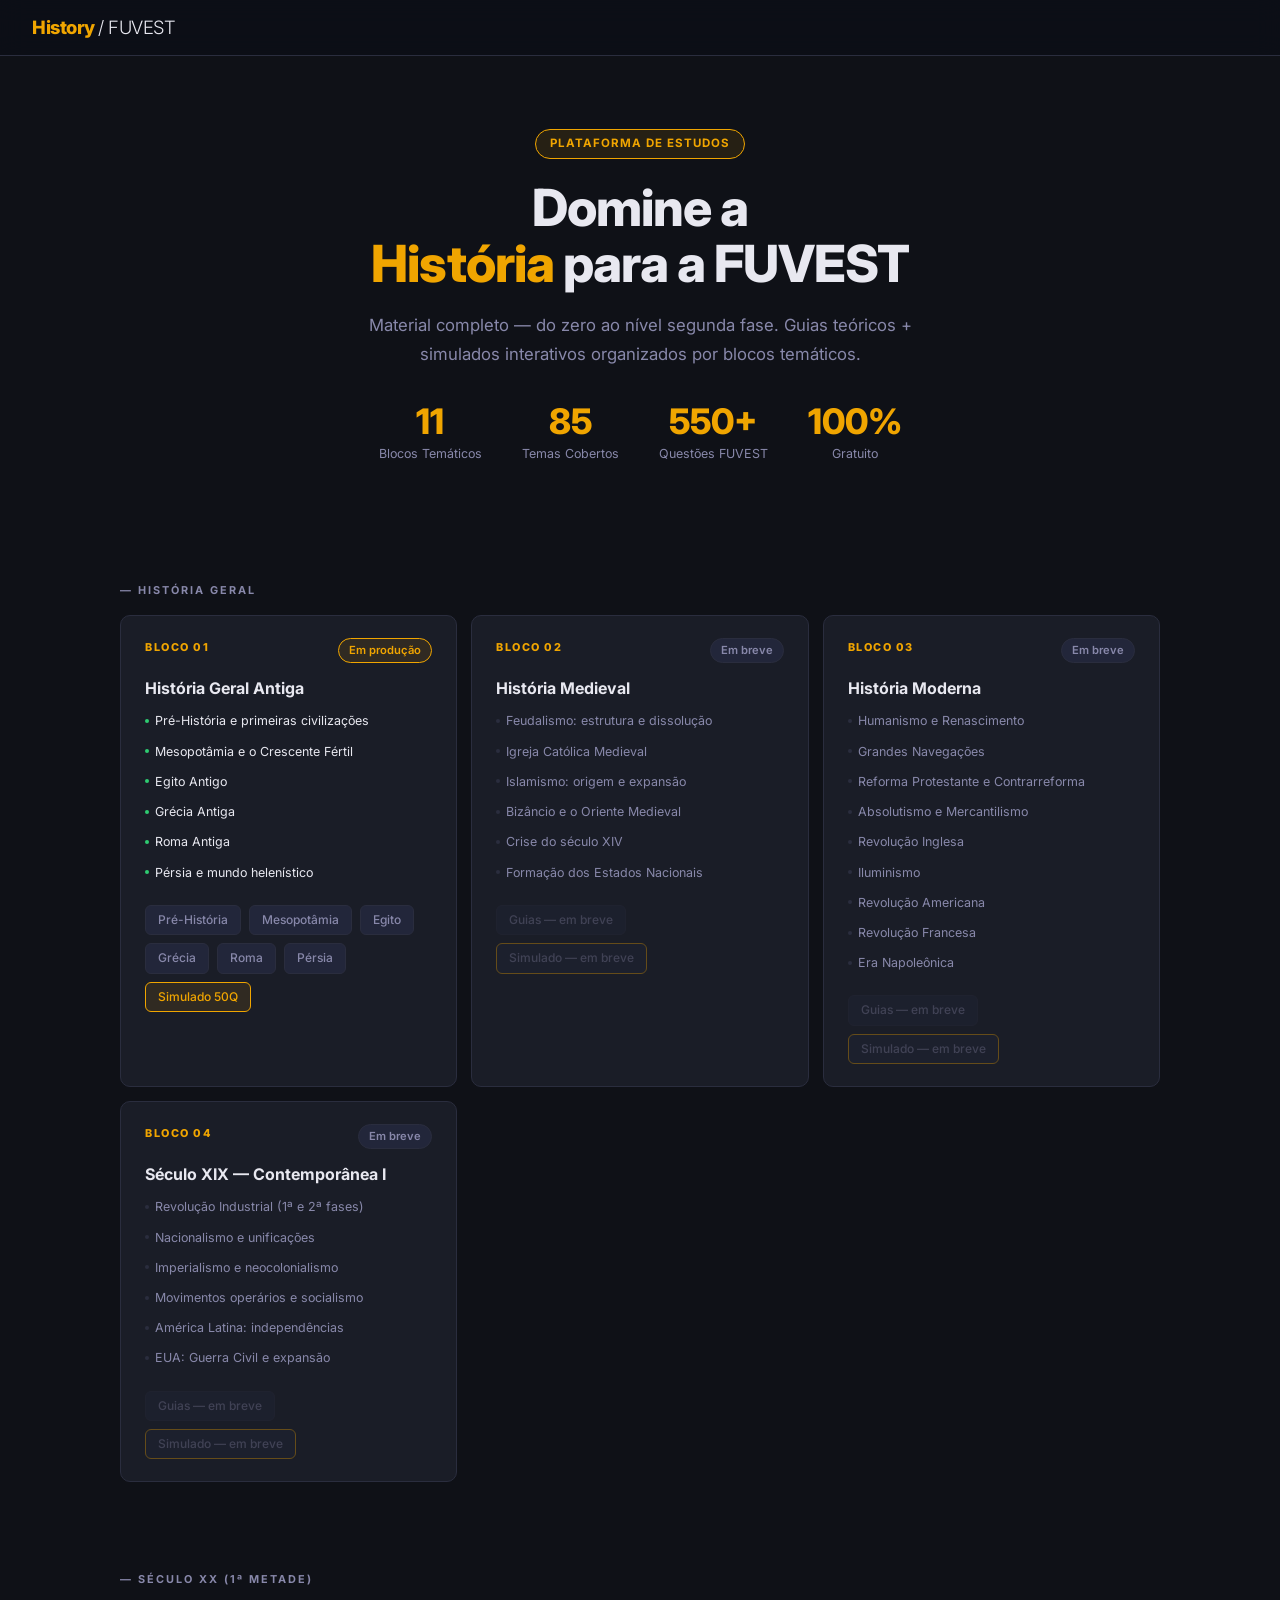
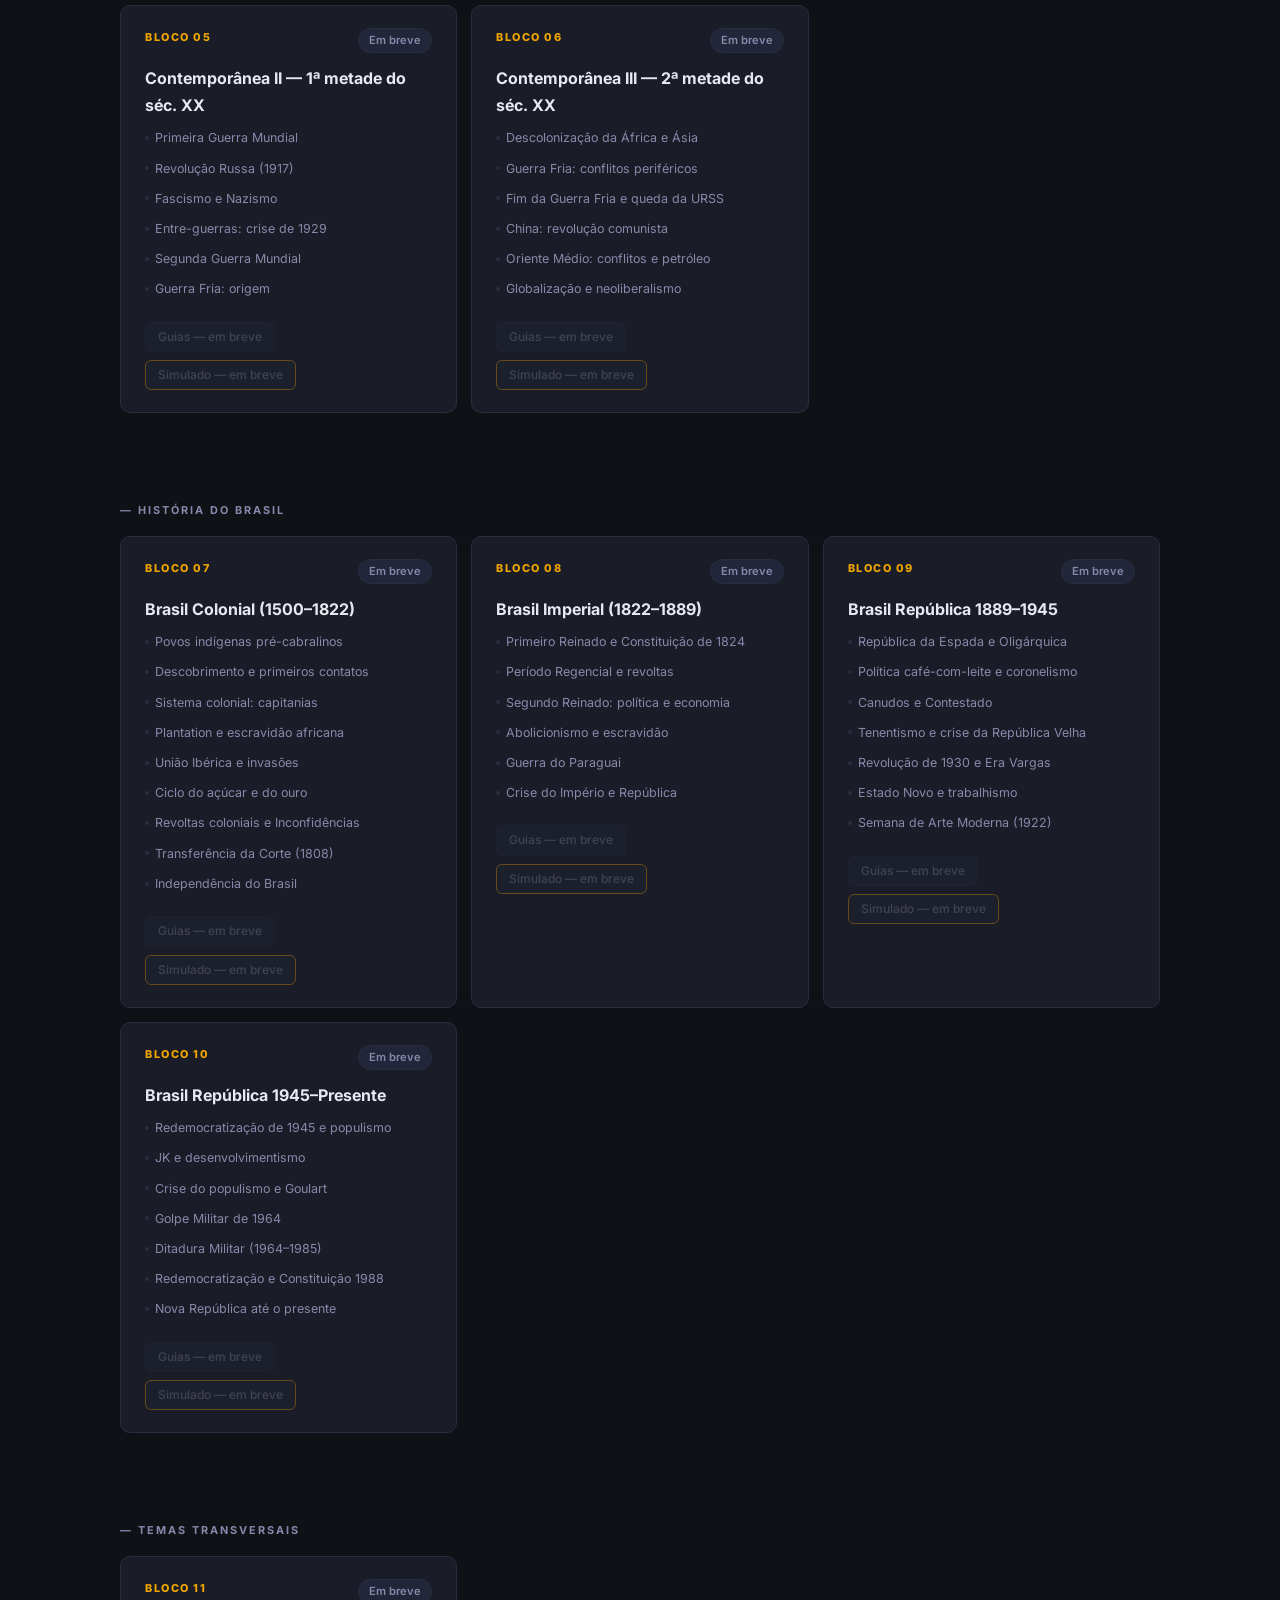
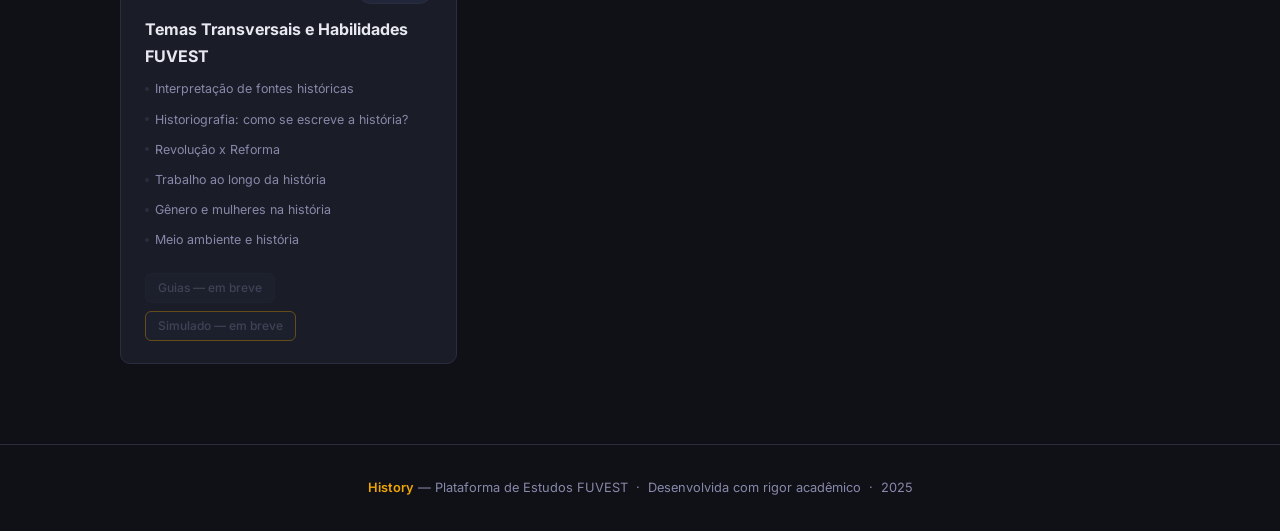
<file: index.html>
<!DOCTYPE html>
<html lang="pt-BR">
<head>
  <meta charset="UTF-8" />
  <meta name="viewport" content="width=device-width, initial-scale=1.0" />
  <title>History — Plataforma FUVEST</title>
  <link rel="stylesheet" href="assets/style.css" />
  <style>
    body { overflow-x: hidden; }
    .index-topbar {
      position: fixed; top: 0; left: 0; right: 0; z-index: 100;
      height: 56px; background: #0c0e17ee;
      backdrop-filter: blur(12px);
      border-bottom: 1px solid var(--border);
      display: flex; align-items: center; padding: 0 32px;
    }
    .index-topbar .logo {
      font-size: 1.15rem; font-weight: 800; color: var(--gold);
      letter-spacing: -0.5px;
    }
    .index-topbar .logo span { color: var(--text); font-weight: 300; }
    .wrap { padding-top: 56px; }
    .index-hero {
      text-align: center; padding: 72px 40px 56px;
      max-width: 800px; margin: 0 auto;
    }
    .index-hero .badge {
      display: inline-block;
      background: var(--gold-dim); border: 1px solid var(--gold);
      color: var(--gold); font-size: 0.72rem; font-weight: 700;
      padding: 4px 14px; border-radius: 99px; letter-spacing: 1px;
      text-transform: uppercase; margin-bottom: 20px;
    }
    .index-hero h1 {
      font-size: 3.2rem; font-weight: 800; letter-spacing: -1px;
      line-height: 1.1; margin-bottom: 20px;
    }
    .index-hero h1 em { color: var(--gold); font-style: normal; }
    .index-hero p {
      font-size: 1.05rem; color: var(--text-muted);
      max-width: 560px; margin: 0 auto 36px;
    }
    .index-stats {
      display: flex; gap: 40px; justify-content: center;
      flex-wrap: wrap; margin-bottom: 60px;
    }
    .stat { text-align: center; }
    .stat-num { font-size: 2.2rem; font-weight: 800; color: var(--gold); line-height: 1; }
    .stat-label { font-size: 0.78rem; color: var(--text-muted); margin-top: 4px; }

    /* Seção de blocos */
    .section-label {
      font-size: 0.68rem; font-weight: 700; letter-spacing: 2px;
      text-transform: uppercase; color: var(--text-muted);
      padding: 0 40px; max-width: 1120px; margin: 0 auto 16px;
    }
    .blocos-grid {
      display: grid;
      grid-template-columns: repeat(auto-fill, minmax(300px, 1fr));
      gap: 14px; padding: 0 40px 80px;
      max-width: 1120px; margin: 0 auto;
    }

    /* Card de bloco */
    .bloco-card {
      background: var(--surface);
      border: 1px solid var(--border);
      border-radius: var(--radius);
      padding: 22px 24px;
      text-decoration: none; color: var(--text);
      transition: all .2s; display: block;
    }
    .bloco-card:hover {
      border-color: var(--gold);
      transform: translateY(-3px);
      box-shadow: 0 8px 32px #00000050;
    }
    .bloco-card-top {
      display: flex; align-items: flex-start;
      justify-content: space-between; margin-bottom: 12px;
    }
    .bloco-num {
      font-size: 0.68rem; font-weight: 800; letter-spacing: 1.5px;
      text-transform: uppercase; color: var(--gold);
    }
    .bloco-status {
      font-size: 0.7rem; font-weight: 600;
      padding: 2px 10px; border-radius: 99px;
    }
    .status-done { background: var(--green-dim); color: var(--green); border: 1px solid var(--green); }
    .status-wip  { background: var(--gold-dim);  color: var(--gold);  border: 1px solid var(--gold); }
    .status-todo { background: var(--surface2);  color: var(--text-muted); border: 1px solid var(--border); }

    .bloco-card h3 {
      font-size: 1rem; font-weight: 700; color: var(--text); margin: 0 0 8px;
    }
    .bloco-card p {
      font-size: 0.82rem; color: var(--text-muted); margin: 0 0 16px; line-height: 1.6;
    }
    .bloco-links {
      display: flex; gap: 8px; flex-wrap: wrap;
    }
    .bloco-link {
      font-size: 0.75rem; padding: 4px 12px; border-radius: var(--radius-sm);
      text-decoration: none; font-weight: 500; transition: all .15s;
      border: 1px solid var(--border);
    }
    .bloco-link-content {
      background: var(--surface2); color: var(--text-muted);
    }
    .bloco-link-content:hover { border-color: var(--blue); color: var(--blue); }
    .bloco-link-sim {
      background: var(--gold-dim); color: var(--gold); border-color: var(--gold);
    }
    .bloco-link-sim:hover { background: var(--gold); color: #000; }
    .bloco-link-disabled {
      opacity: 0.35; cursor: not-allowed; pointer-events: none;
      background: var(--surface2); color: var(--text-muted);
    }

    /* Temas sub-lista */
    .bloco-temas {
      margin: 0 0 16px; padding: 0;
      list-style: none; display: flex; flex-direction: column; gap: 3px;
    }
    .bloco-temas li {
      font-size: 0.78rem; color: var(--text-muted);
      display: flex; align-items: center; gap: 6px;
    }
    .bloco-temas li::before {
      content: ''; width: 4px; height: 4px; border-radius: 50%;
      background: var(--border); flex-shrink: 0;
    }
    .bloco-temas li.done { color: var(--text); }
    .bloco-temas li.done::before { background: var(--green); }

    /* Footer */
    .footer {
      text-align: center; padding: 32px;
      border-top: 1px solid var(--border);
      color: var(--text-muted); font-size: 0.8rem;
    }
    .footer strong { color: var(--gold); }
  </style>
</head>
<body>

  <!-- Topbar -->
  <nav class="index-topbar">
    <span class="logo">History <span>/ FUVEST</span></span>
  </nav>

  <div class="wrap">

    <!-- Hero -->
    <div class="index-hero">
      <div class="badge">Plataforma de Estudos</div>
      <h1>Domine a<br/><em>História</em> para a FUVEST</h1>
      <p>Material completo — do zero ao nível segunda fase. Guias teóricos + simulados interativos organizados por blocos temáticos.</p>

      <div class="index-stats">
        <div class="stat">
          <div class="stat-num">11</div>
          <div class="stat-label">Blocos Temáticos</div>
        </div>
        <div class="stat">
          <div class="stat-num">85</div>
          <div class="stat-label">Temas Cobertos</div>
        </div>
        <div class="stat">
          <div class="stat-num">550+</div>
          <div class="stat-label">Questões FUVEST</div>
        </div>
        <div class="stat">
          <div class="stat-num">100%</div>
          <div class="stat-label">Gratuito</div>
        </div>
      </div>
    </div>

    <!-- Grade de blocos -->
    <div class="section-label">— História Geral</div>
    <div class="blocos-grid">

      <!-- Bloco 01 -->
      <div class="bloco-card">
        <div class="bloco-card-top">
          <span class="bloco-num">Bloco 01</span>
          <span class="bloco-status status-wip">Em produção</span>
        </div>
        <h3>História Geral Antiga</h3>
        <ul class="bloco-temas">
          <li class="done">Pré-História e primeiras civilizações</li>
          <li class="done">Mesopotâmia e o Crescente Fértil</li>
          <li class="done">Egito Antigo</li>
          <li class="done">Grécia Antiga</li>
          <li class="done">Roma Antiga</li>
          <li class="done">Pérsia e mundo helenístico</li>
        </ul>
        <div class="bloco-links">
          <a href="bloco-01-antiguidade/01-pre-historia.html" class="bloco-link bloco-link-content">Pré-História</a>
          <a href="bloco-01-antiguidade/02-mesopotamia.html" class="bloco-link bloco-link-content">Mesopotâmia</a>
          <a href="bloco-01-antiguidade/03-egito.html" class="bloco-link bloco-link-content">Egito</a>
          <a href="bloco-01-antiguidade/04-grecia.html" class="bloco-link bloco-link-content">Grécia</a>
          <a href="bloco-01-antiguidade/05-roma.html" class="bloco-link bloco-link-content">Roma</a>
          <a href="bloco-01-antiguidade/06-persia-helenismo.html" class="bloco-link bloco-link-content">Pérsia</a>
          <a href="bloco-01-antiguidade/simulado.html" class="bloco-link bloco-link-sim">Simulado 50Q</a>
        </div>
      </div>

      <!-- Bloco 02 -->
      <div class="bloco-card">
        <div class="bloco-card-top">
          <span class="bloco-num">Bloco 02</span>
          <span class="bloco-status status-todo">Em breve</span>
        </div>
        <h3>História Medieval</h3>
        <ul class="bloco-temas">
          <li>Feudalismo: estrutura e dissolução</li>
          <li>Igreja Católica Medieval</li>
          <li>Islamismo: origem e expansão</li>
          <li>Bizâncio e o Oriente Medieval</li>
          <li>Crise do século XIV</li>
          <li>Formação dos Estados Nacionais</li>
        </ul>
        <div class="bloco-links">
          <a class="bloco-link bloco-link-disabled">Guias — em breve</a>
          <a class="bloco-link bloco-link-disabled bloco-link-sim">Simulado — em breve</a>
        </div>
      </div>

      <!-- Bloco 03 -->
      <div class="bloco-card">
        <div class="bloco-card-top">
          <span class="bloco-num">Bloco 03</span>
          <span class="bloco-status status-todo">Em breve</span>
        </div>
        <h3>História Moderna</h3>
        <ul class="bloco-temas">
          <li>Humanismo e Renascimento</li>
          <li>Grandes Navegações</li>
          <li>Reforma Protestante e Contrarreforma</li>
          <li>Absolutismo e Mercantilismo</li>
          <li>Revolução Inglesa</li>
          <li>Iluminismo</li>
          <li>Revolução Americana</li>
          <li>Revolução Francesa</li>
          <li>Era Napoleônica</li>
        </ul>
        <div class="bloco-links">
          <a class="bloco-link bloco-link-disabled">Guias — em breve</a>
          <a class="bloco-link bloco-link-disabled bloco-link-sim">Simulado — em breve</a>
        </div>
      </div>

      <!-- Bloco 04 -->
      <div class="bloco-card">
        <div class="bloco-card-top">
          <span class="bloco-num">Bloco 04</span>
          <span class="bloco-status status-todo">Em breve</span>
        </div>
        <h3>Século XIX — Contemporânea I</h3>
        <ul class="bloco-temas">
          <li>Revolução Industrial (1ª e 2ª fases)</li>
          <li>Nacionalismo e unificações</li>
          <li>Imperialismo e neocolonialismo</li>
          <li>Movimentos operários e socialismo</li>
          <li>América Latina: independências</li>
          <li>EUA: Guerra Civil e expansão</li>
        </ul>
        <div class="bloco-links">
          <a class="bloco-link bloco-link-disabled">Guias — em breve</a>
          <a class="bloco-link bloco-link-disabled bloco-link-sim">Simulado — em breve</a>
        </div>
      </div>

    </div><!-- /grid geral -->

    <div class="section-label" style="margin-top:8px">— Século XX (1ª metade)</div>
    <div class="blocos-grid">

      <!-- Bloco 05 -->
      <div class="bloco-card">
        <div class="bloco-card-top">
          <span class="bloco-num">Bloco 05</span>
          <span class="bloco-status status-todo">Em breve</span>
        </div>
        <h3>Contemporânea II — 1ª metade do séc. XX</h3>
        <ul class="bloco-temas">
          <li>Primeira Guerra Mundial</li>
          <li>Revolução Russa (1917)</li>
          <li>Fascismo e Nazismo</li>
          <li>Entre-guerras: crise de 1929</li>
          <li>Segunda Guerra Mundial</li>
          <li>Guerra Fria: origem</li>
        </ul>
        <div class="bloco-links">
          <a class="bloco-link bloco-link-disabled">Guias — em breve</a>
          <a class="bloco-link bloco-link-disabled bloco-link-sim">Simulado — em breve</a>
        </div>
      </div>

      <!-- Bloco 06 -->
      <div class="bloco-card">
        <div class="bloco-card-top">
          <span class="bloco-num">Bloco 06</span>
          <span class="bloco-status status-todo">Em breve</span>
        </div>
        <h3>Contemporânea III — 2ª metade do séc. XX</h3>
        <ul class="bloco-temas">
          <li>Descolonização da África e Ásia</li>
          <li>Guerra Fria: conflitos periféricos</li>
          <li>Fim da Guerra Fria e queda da URSS</li>
          <li>China: revolução comunista</li>
          <li>Oriente Médio: conflitos e petróleo</li>
          <li>Globalização e neoliberalismo</li>
        </ul>
        <div class="bloco-links">
          <a class="bloco-link bloco-link-disabled">Guias — em breve</a>
          <a class="bloco-link bloco-link-disabled bloco-link-sim">Simulado — em breve</a>
        </div>
      </div>

    </div>

    <div class="section-label" style="margin-top:8px">— História do Brasil</div>
    <div class="blocos-grid">

      <!-- Bloco 07 -->
      <div class="bloco-card">
        <div class="bloco-card-top">
          <span class="bloco-num">Bloco 07</span>
          <span class="bloco-status status-todo">Em breve</span>
        </div>
        <h3>Brasil Colonial (1500–1822)</h3>
        <ul class="bloco-temas">
          <li>Povos indígenas pré-cabralinos</li>
          <li>Descobrimento e primeiros contatos</li>
          <li>Sistema colonial: capitanias</li>
          <li>Plantation e escravidão africana</li>
          <li>União Ibérica e invasões</li>
          <li>Ciclo do açúcar e do ouro</li>
          <li>Revoltas coloniais e Inconfidências</li>
          <li>Transferência da Corte (1808)</li>
          <li>Independência do Brasil</li>
        </ul>
        <div class="bloco-links">
          <a class="bloco-link bloco-link-disabled">Guias — em breve</a>
          <a class="bloco-link bloco-link-disabled bloco-link-sim">Simulado — em breve</a>
        </div>
      </div>

      <!-- Bloco 08 -->
      <div class="bloco-card">
        <div class="bloco-card-top">
          <span class="bloco-num">Bloco 08</span>
          <span class="bloco-status status-todo">Em breve</span>
        </div>
        <h3>Brasil Imperial (1822–1889)</h3>
        <ul class="bloco-temas">
          <li>Primeiro Reinado e Constituição de 1824</li>
          <li>Período Regencial e revoltas</li>
          <li>Segundo Reinado: política e economia</li>
          <li>Abolicionismo e escravidão</li>
          <li>Guerra do Paraguai</li>
          <li>Crise do Império e República</li>
        </ul>
        <div class="bloco-links">
          <a class="bloco-link bloco-link-disabled">Guias — em breve</a>
          <a class="bloco-link bloco-link-disabled bloco-link-sim">Simulado — em breve</a>
        </div>
      </div>

      <!-- Bloco 09 -->
      <div class="bloco-card">
        <div class="bloco-card-top">
          <span class="bloco-num">Bloco 09</span>
          <span class="bloco-status status-todo">Em breve</span>
        </div>
        <h3>Brasil República 1889–1945</h3>
        <ul class="bloco-temas">
          <li>República da Espada e Oligárquica</li>
          <li>Política café-com-leite e coronelismo</li>
          <li>Canudos e Contestado</li>
          <li>Tenentismo e crise da República Velha</li>
          <li>Revolução de 1930 e Era Vargas</li>
          <li>Estado Novo e trabalhismo</li>
          <li>Semana de Arte Moderna (1922)</li>
        </ul>
        <div class="bloco-links">
          <a class="bloco-link bloco-link-disabled">Guias — em breve</a>
          <a class="bloco-link bloco-link-disabled bloco-link-sim">Simulado — em breve</a>
        </div>
      </div>

      <!-- Bloco 10 -->
      <div class="bloco-card">
        <div class="bloco-card-top">
          <span class="bloco-num">Bloco 10</span>
          <span class="bloco-status status-todo">Em breve</span>
        </div>
        <h3>Brasil República 1945–Presente</h3>
        <ul class="bloco-temas">
          <li>Redemocratização de 1945 e populismo</li>
          <li>JK e desenvolvimentismo</li>
          <li>Crise do populismo e Goulart</li>
          <li>Golpe Militar de 1964</li>
          <li>Ditadura Militar (1964–1985)</li>
          <li>Redemocratização e Constituição 1988</li>
          <li>Nova República até o presente</li>
        </ul>
        <div class="bloco-links">
          <a class="bloco-link bloco-link-disabled">Guias — em breve</a>
          <a class="bloco-link bloco-link-disabled bloco-link-sim">Simulado — em breve</a>
        </div>
      </div>

    </div>

    <div class="section-label" style="margin-top:8px">— Temas Transversais</div>
    <div class="blocos-grid">

      <!-- Bloco 11 -->
      <div class="bloco-card">
        <div class="bloco-card-top">
          <span class="bloco-num">Bloco 11</span>
          <span class="bloco-status status-todo">Em breve</span>
        </div>
        <h3>Temas Transversais e Habilidades FUVEST</h3>
        <ul class="bloco-temas">
          <li>Interpretação de fontes históricas</li>
          <li>Historiografia: como se escreve a história?</li>
          <li>Revolução x Reforma</li>
          <li>Trabalho ao longo da história</li>
          <li>Gênero e mulheres na história</li>
          <li>Meio ambiente e história</li>
        </ul>
        <div class="bloco-links">
          <a class="bloco-link bloco-link-disabled">Guias — em breve</a>
          <a class="bloco-link bloco-link-disabled bloco-link-sim">Simulado — em breve</a>
        </div>
      </div>

    </div>

    <footer class="footer">
      <strong>History</strong> — Plataforma de Estudos FUVEST &nbsp;·&nbsp;
      Desenvolvida com rigor acadêmico &nbsp;·&nbsp; 2025
    </footer>

  </div><!-- /wrap -->

</body>
</html>
</file>
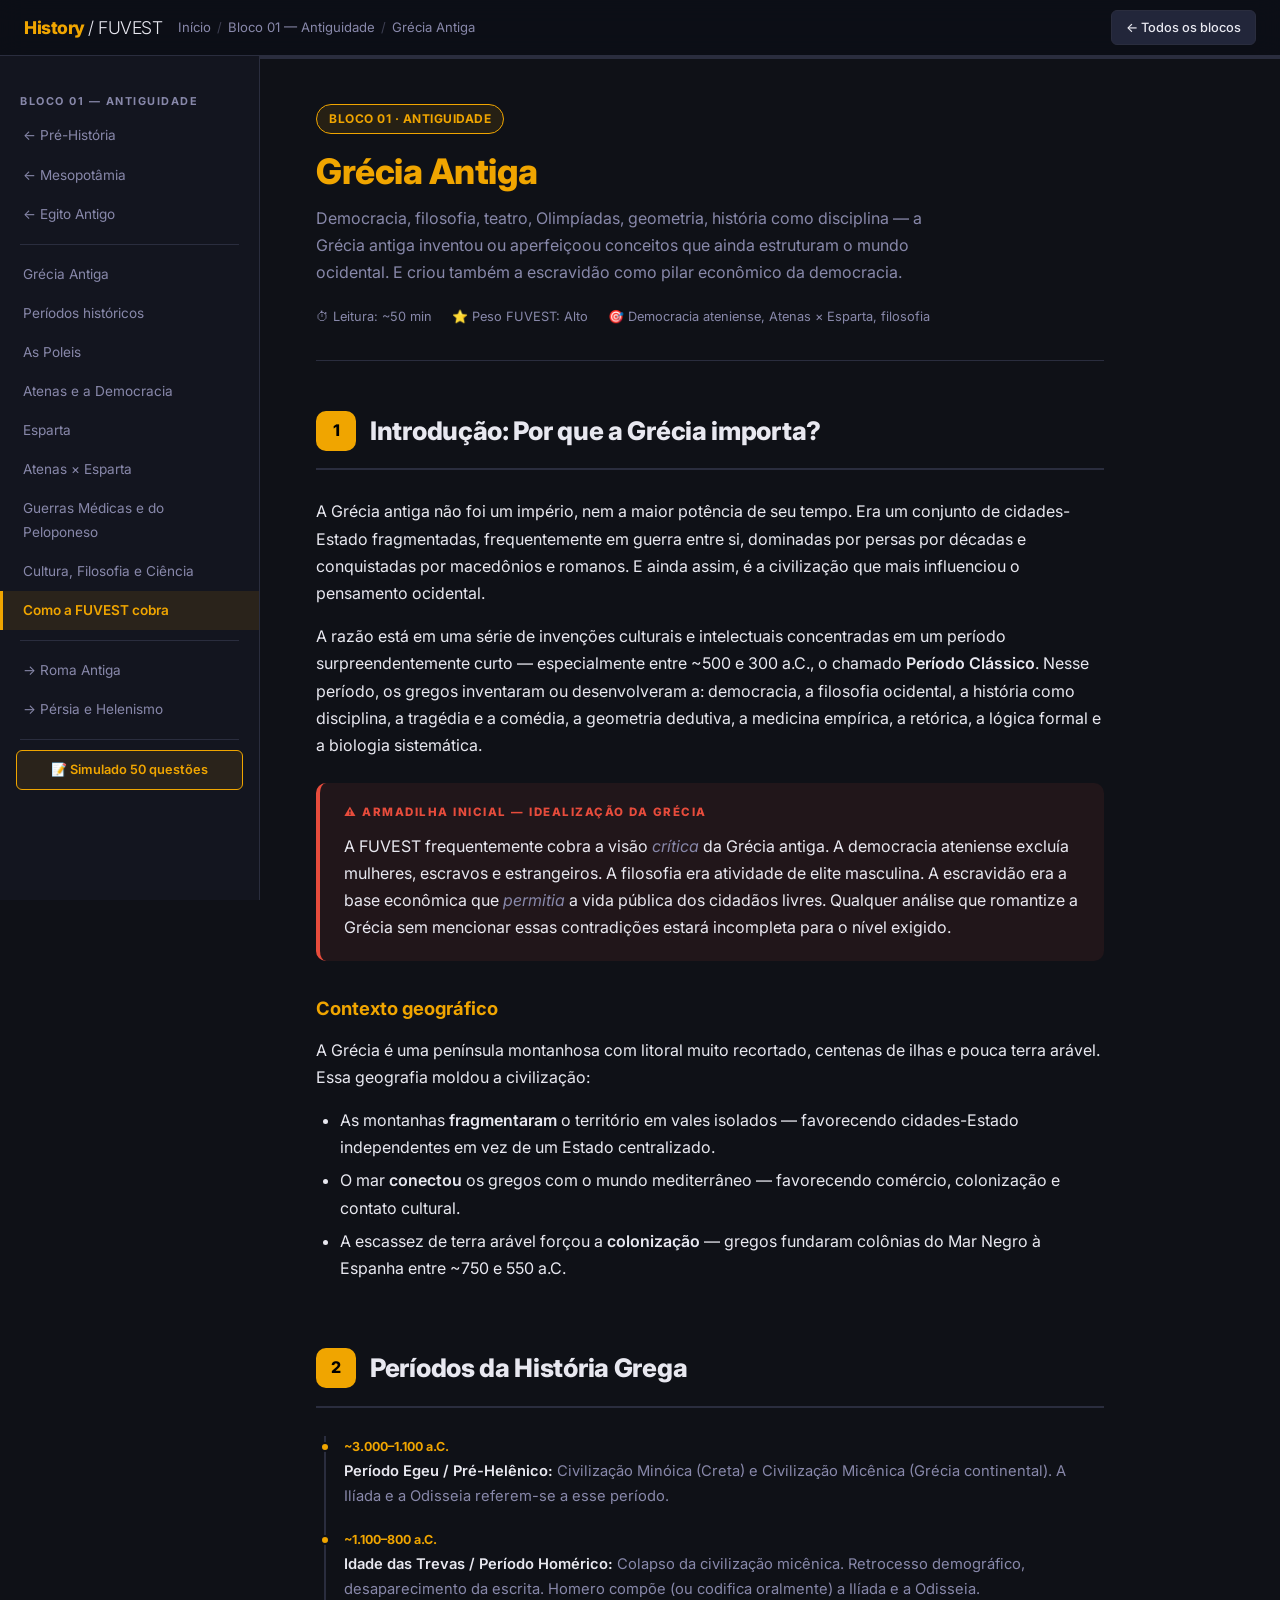
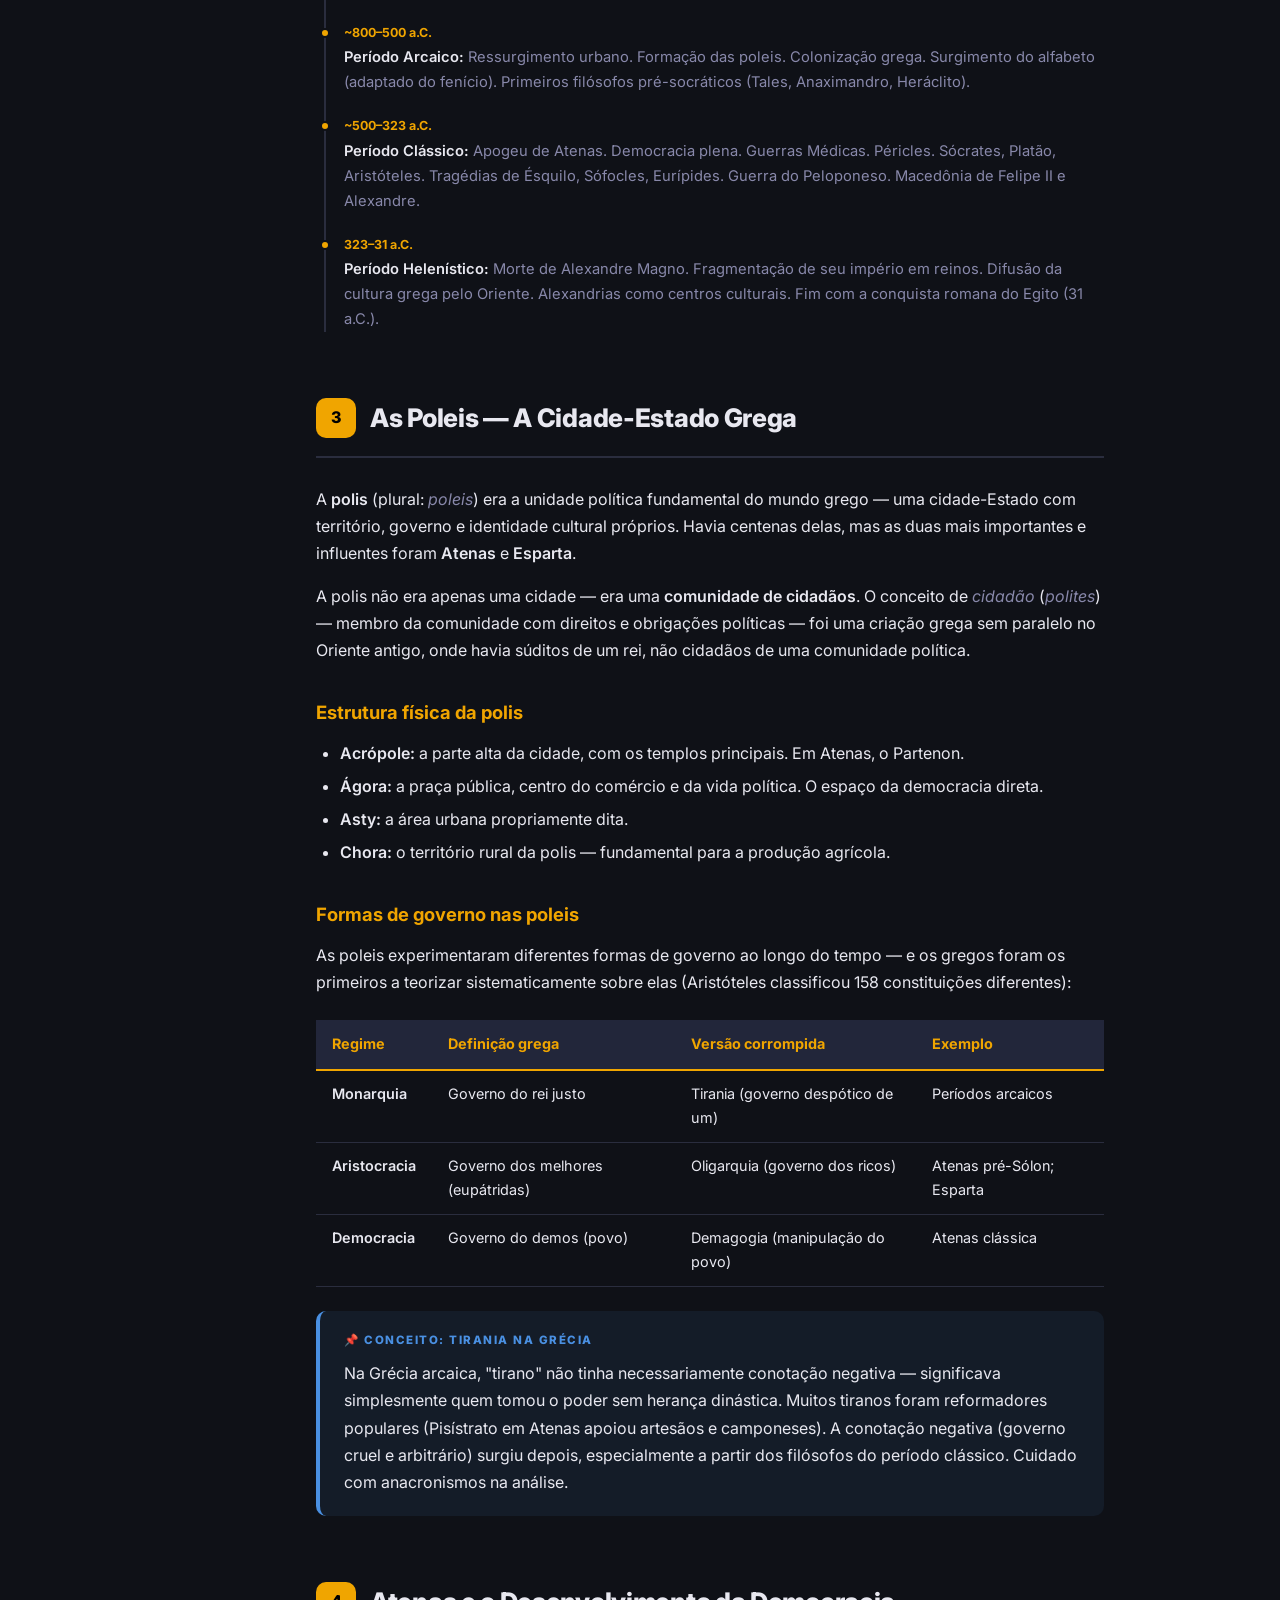
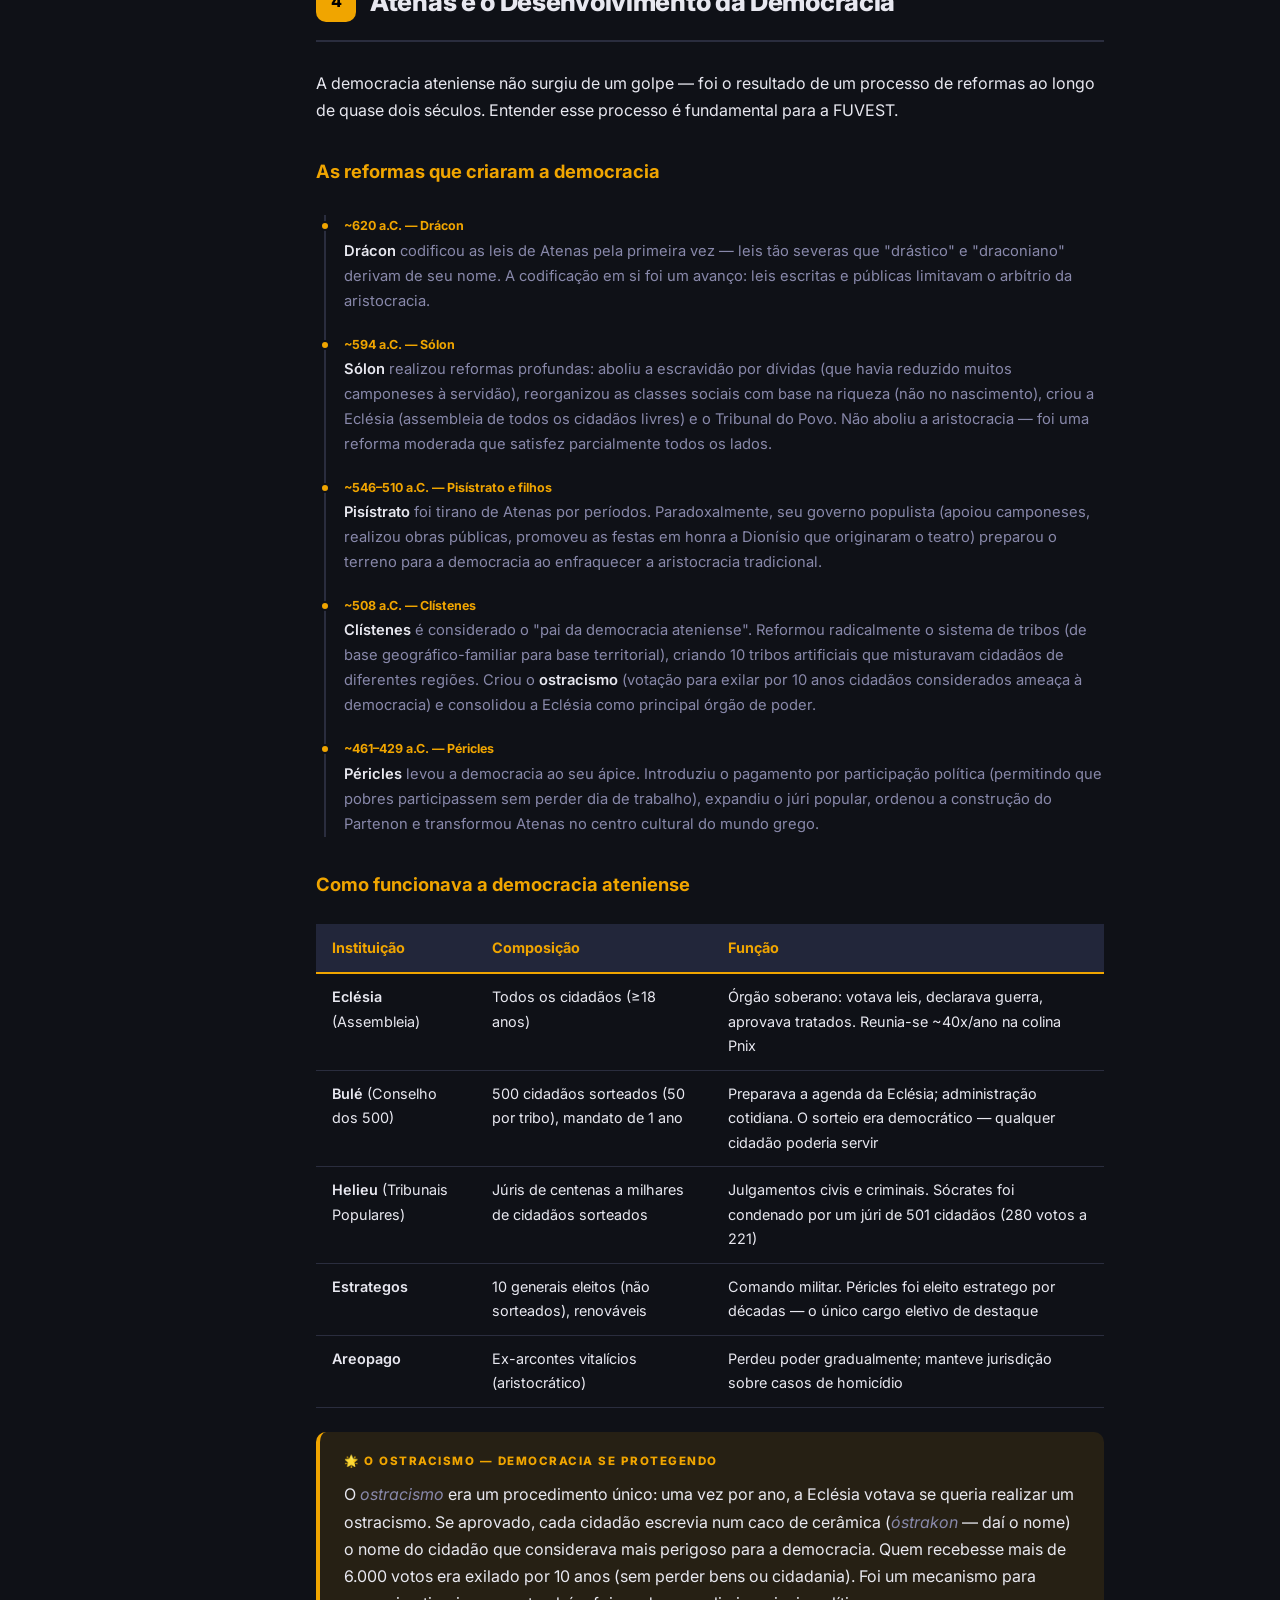
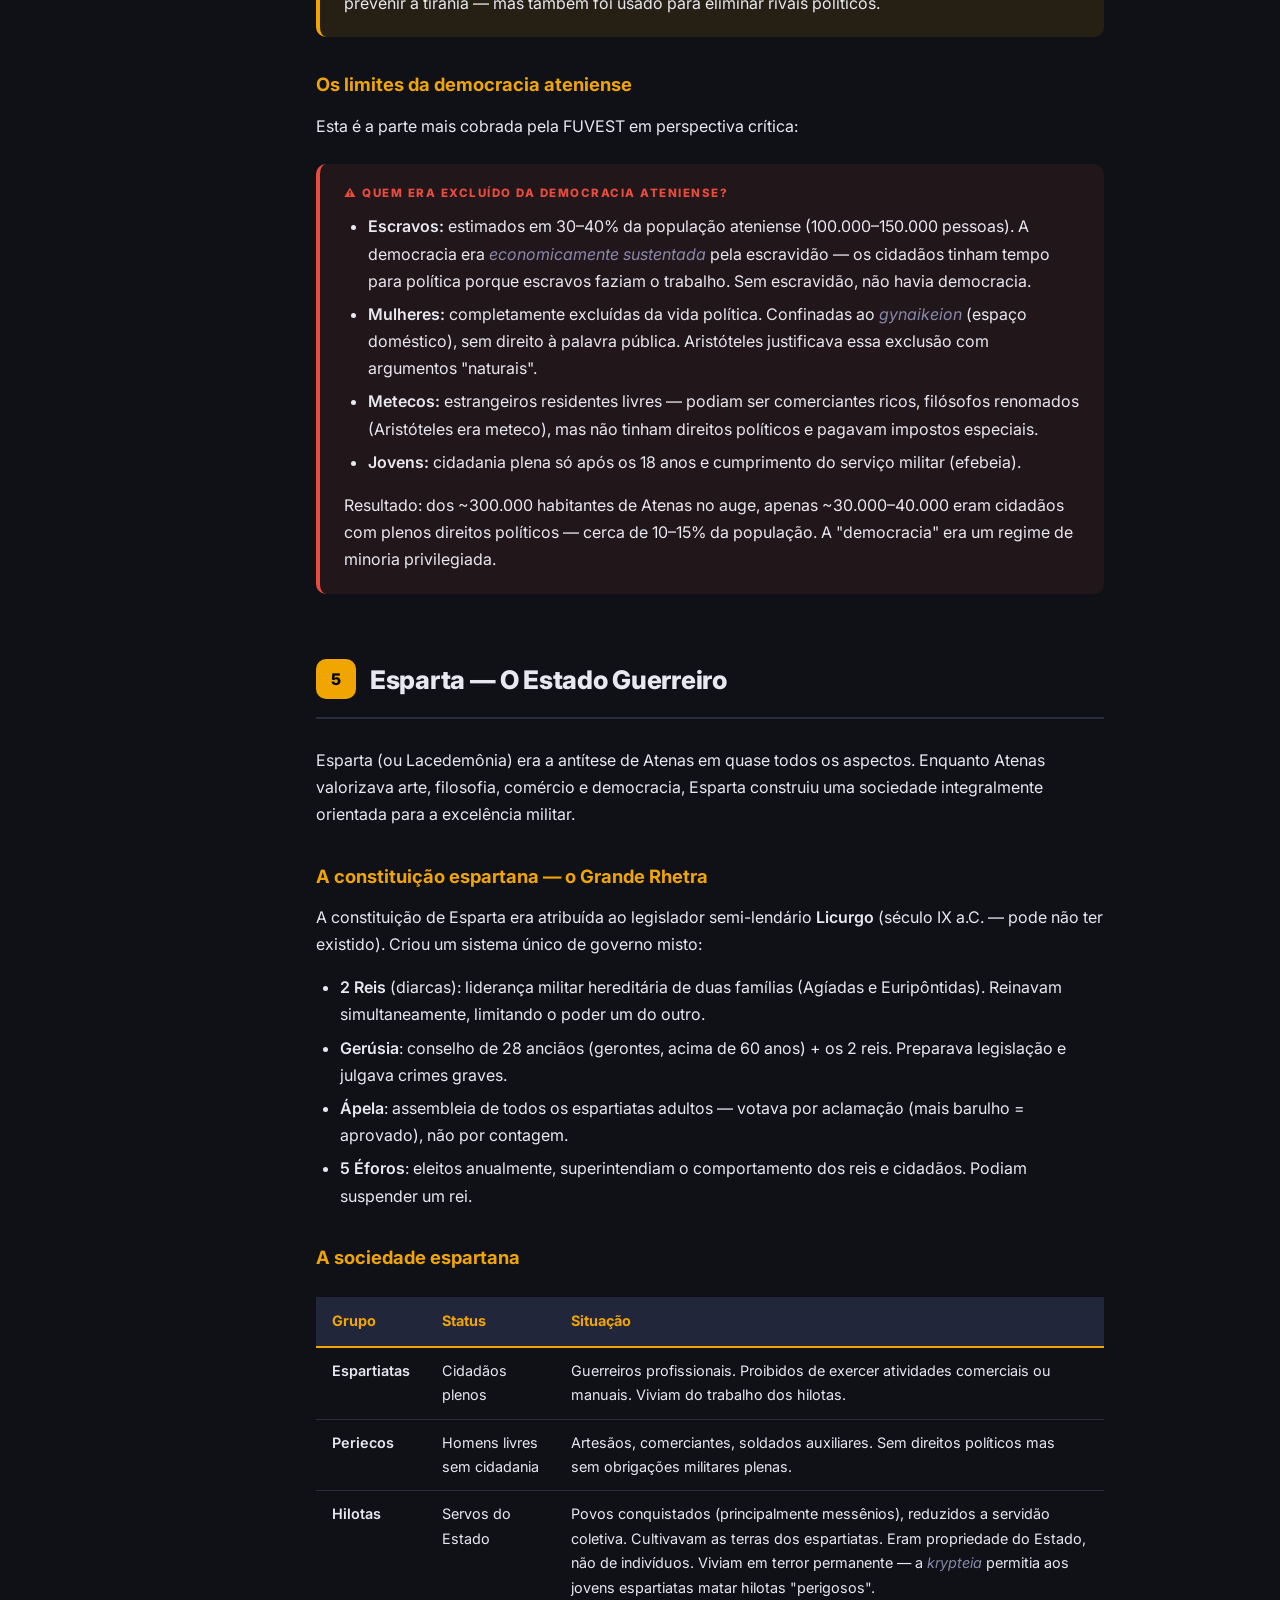
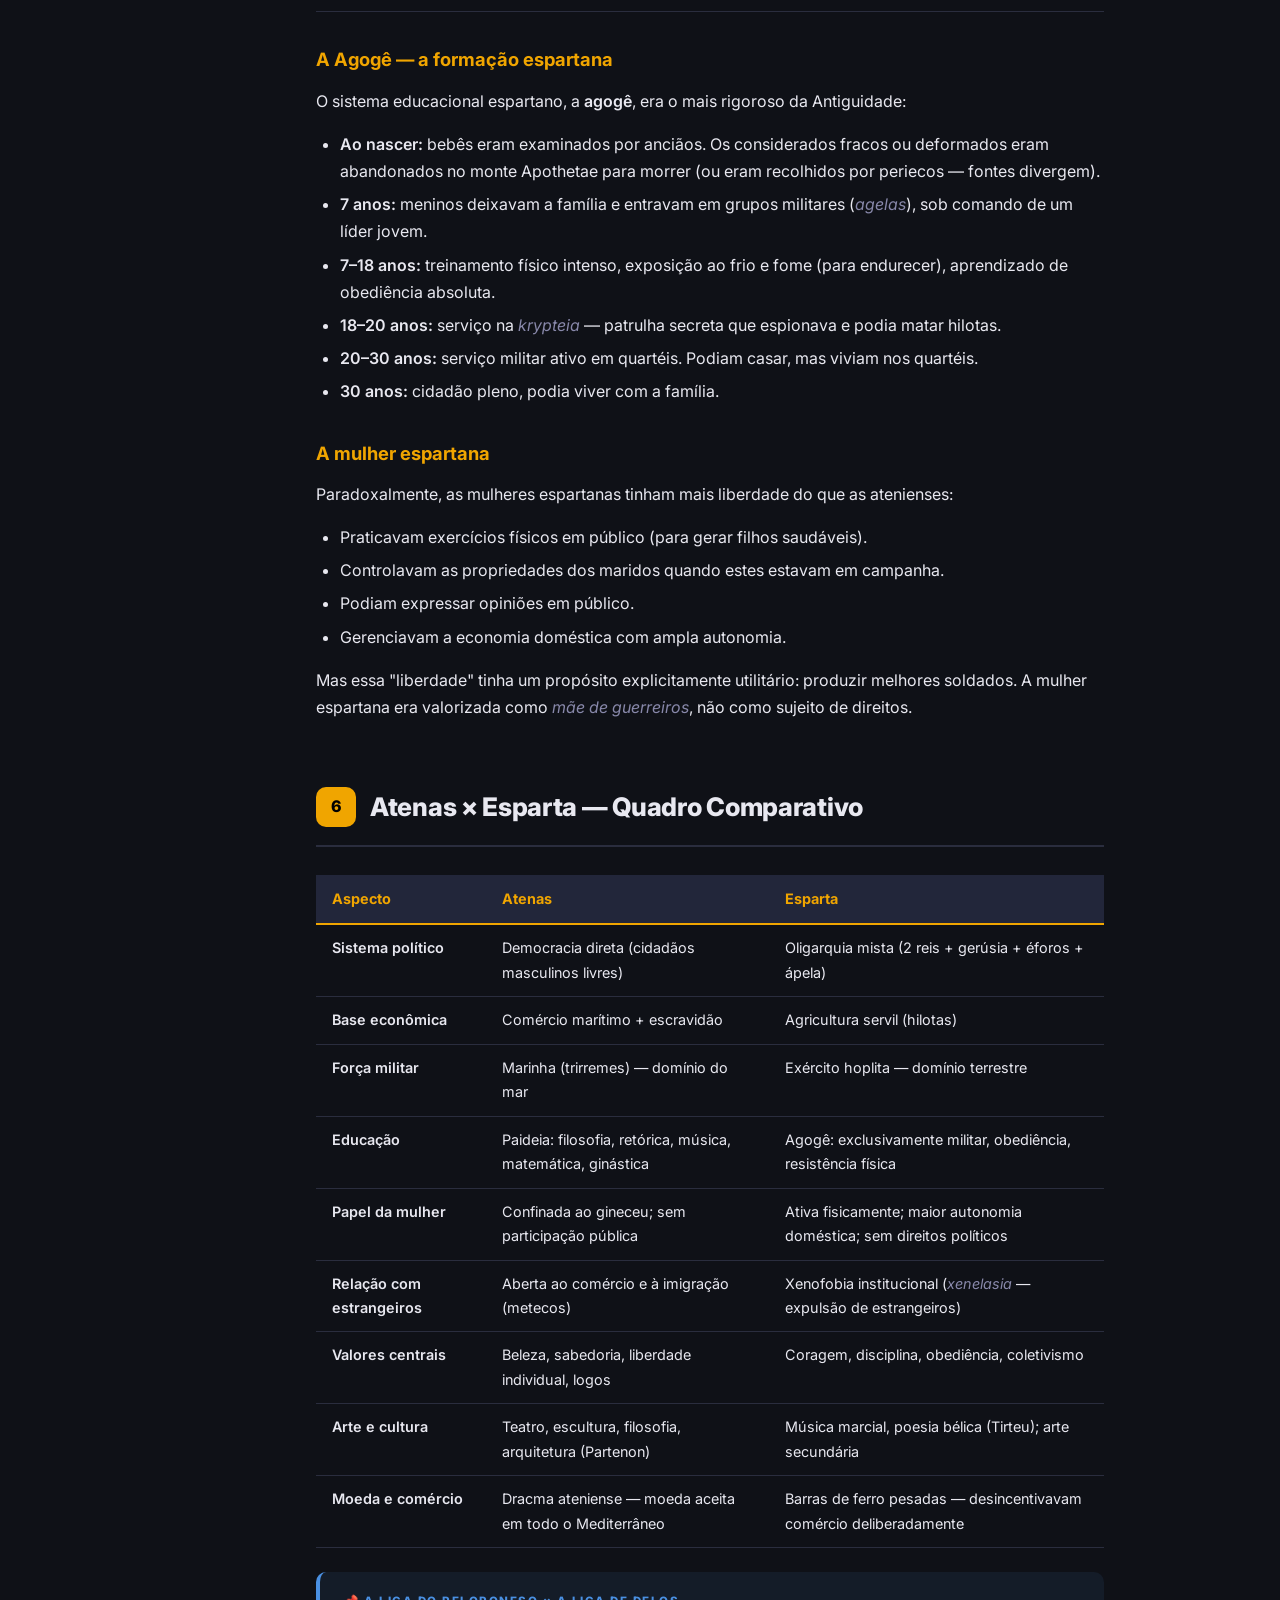
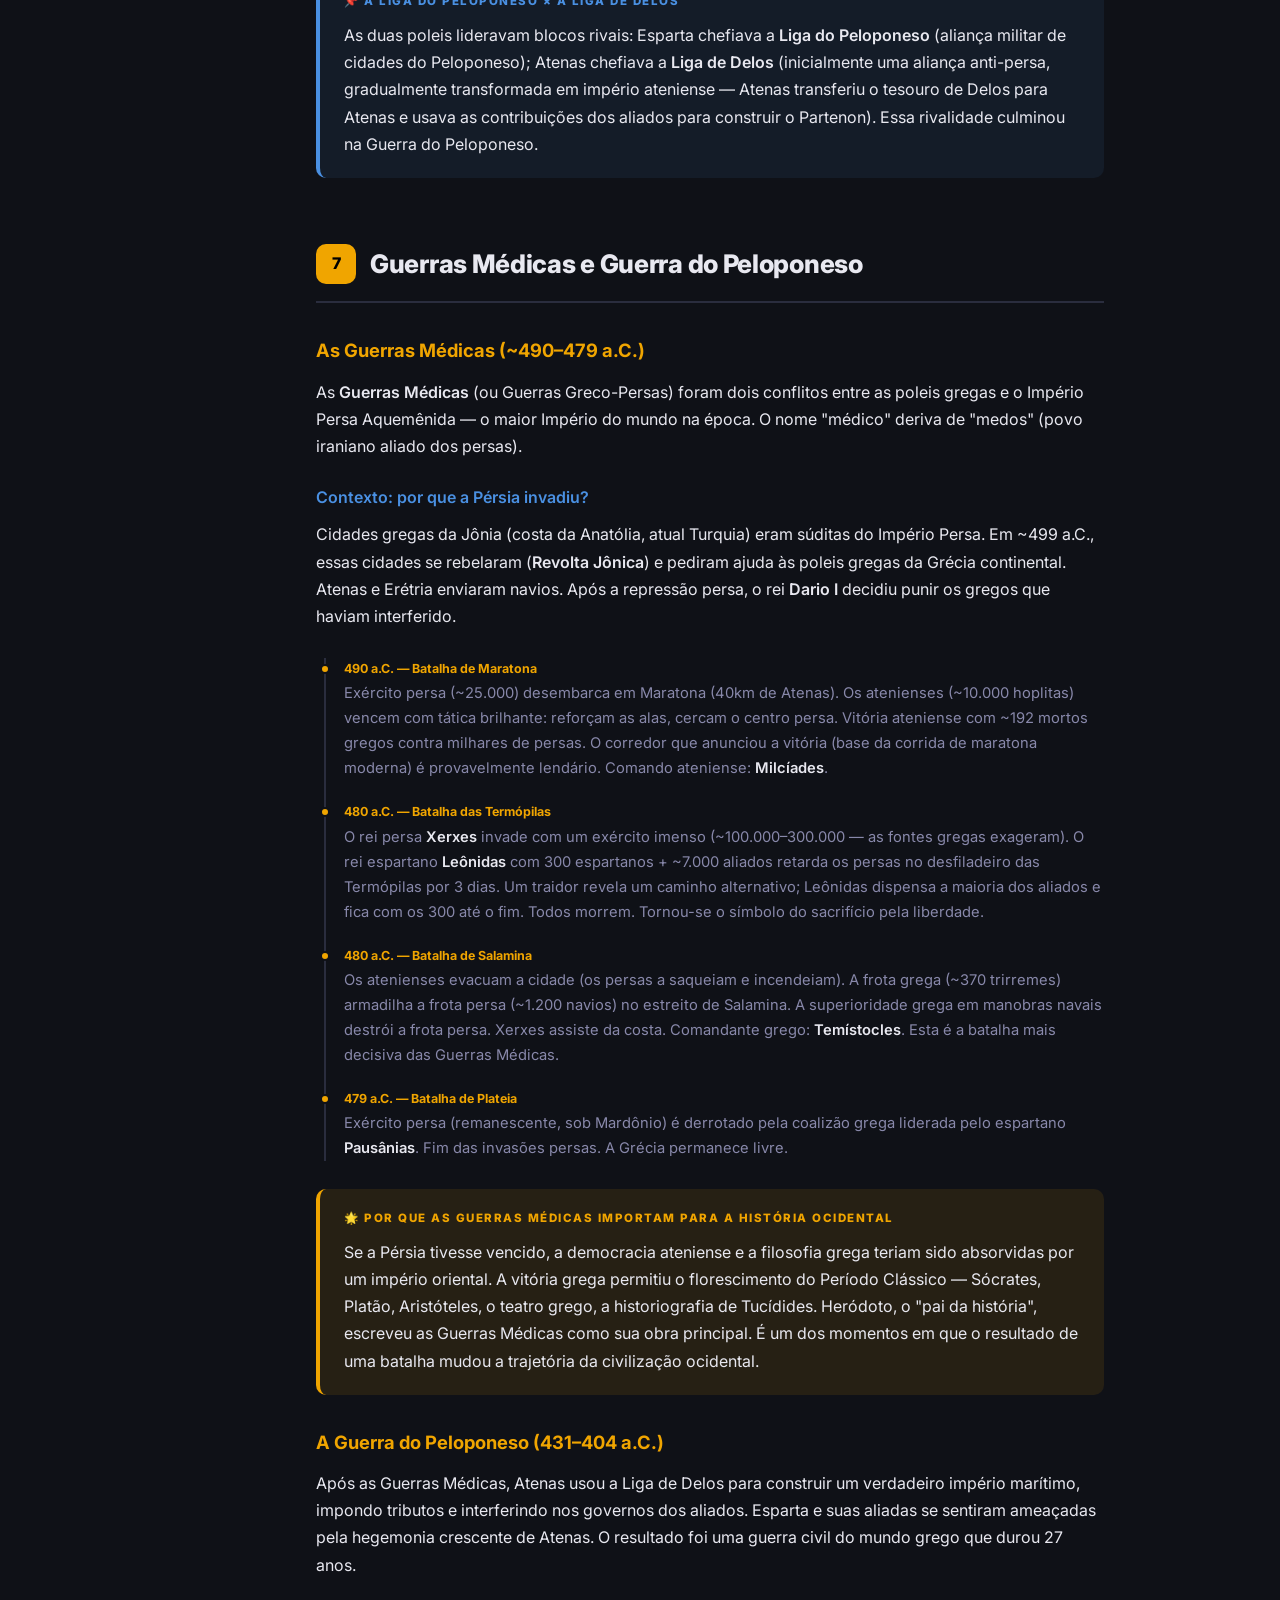
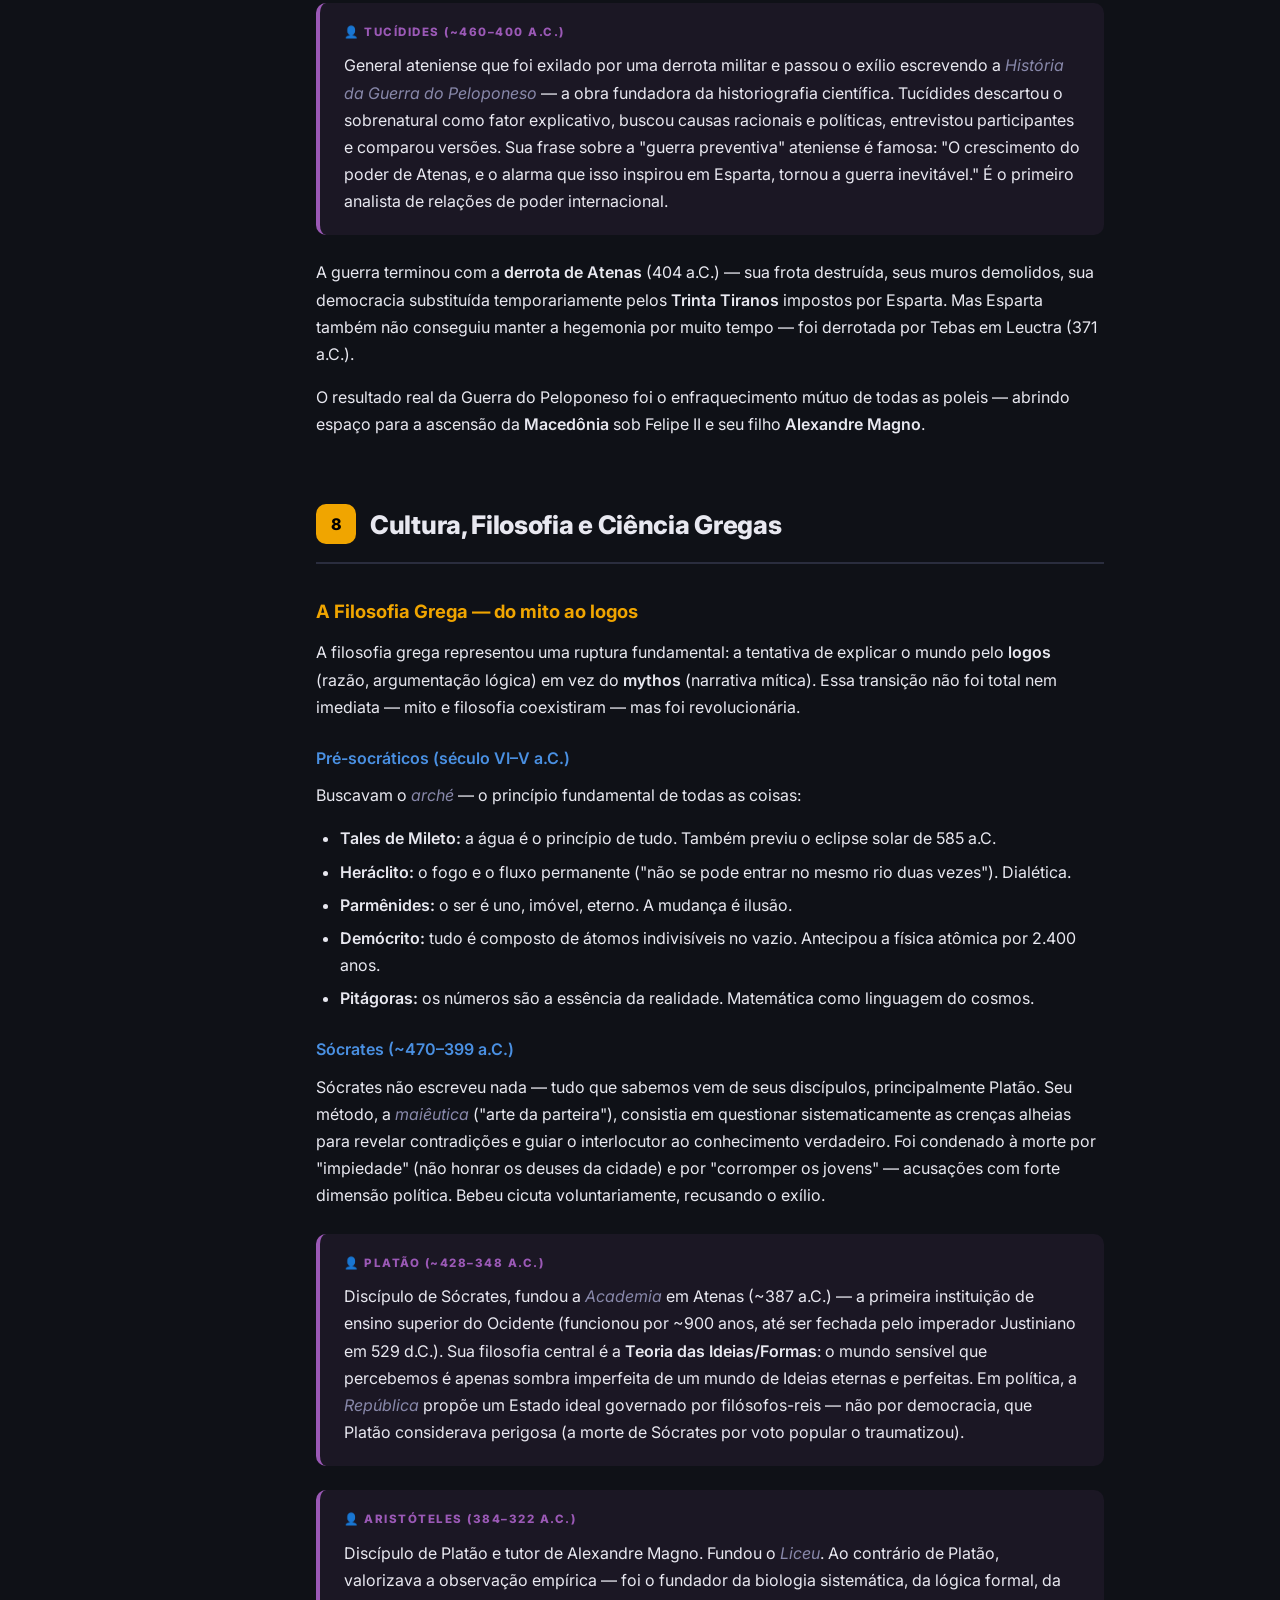
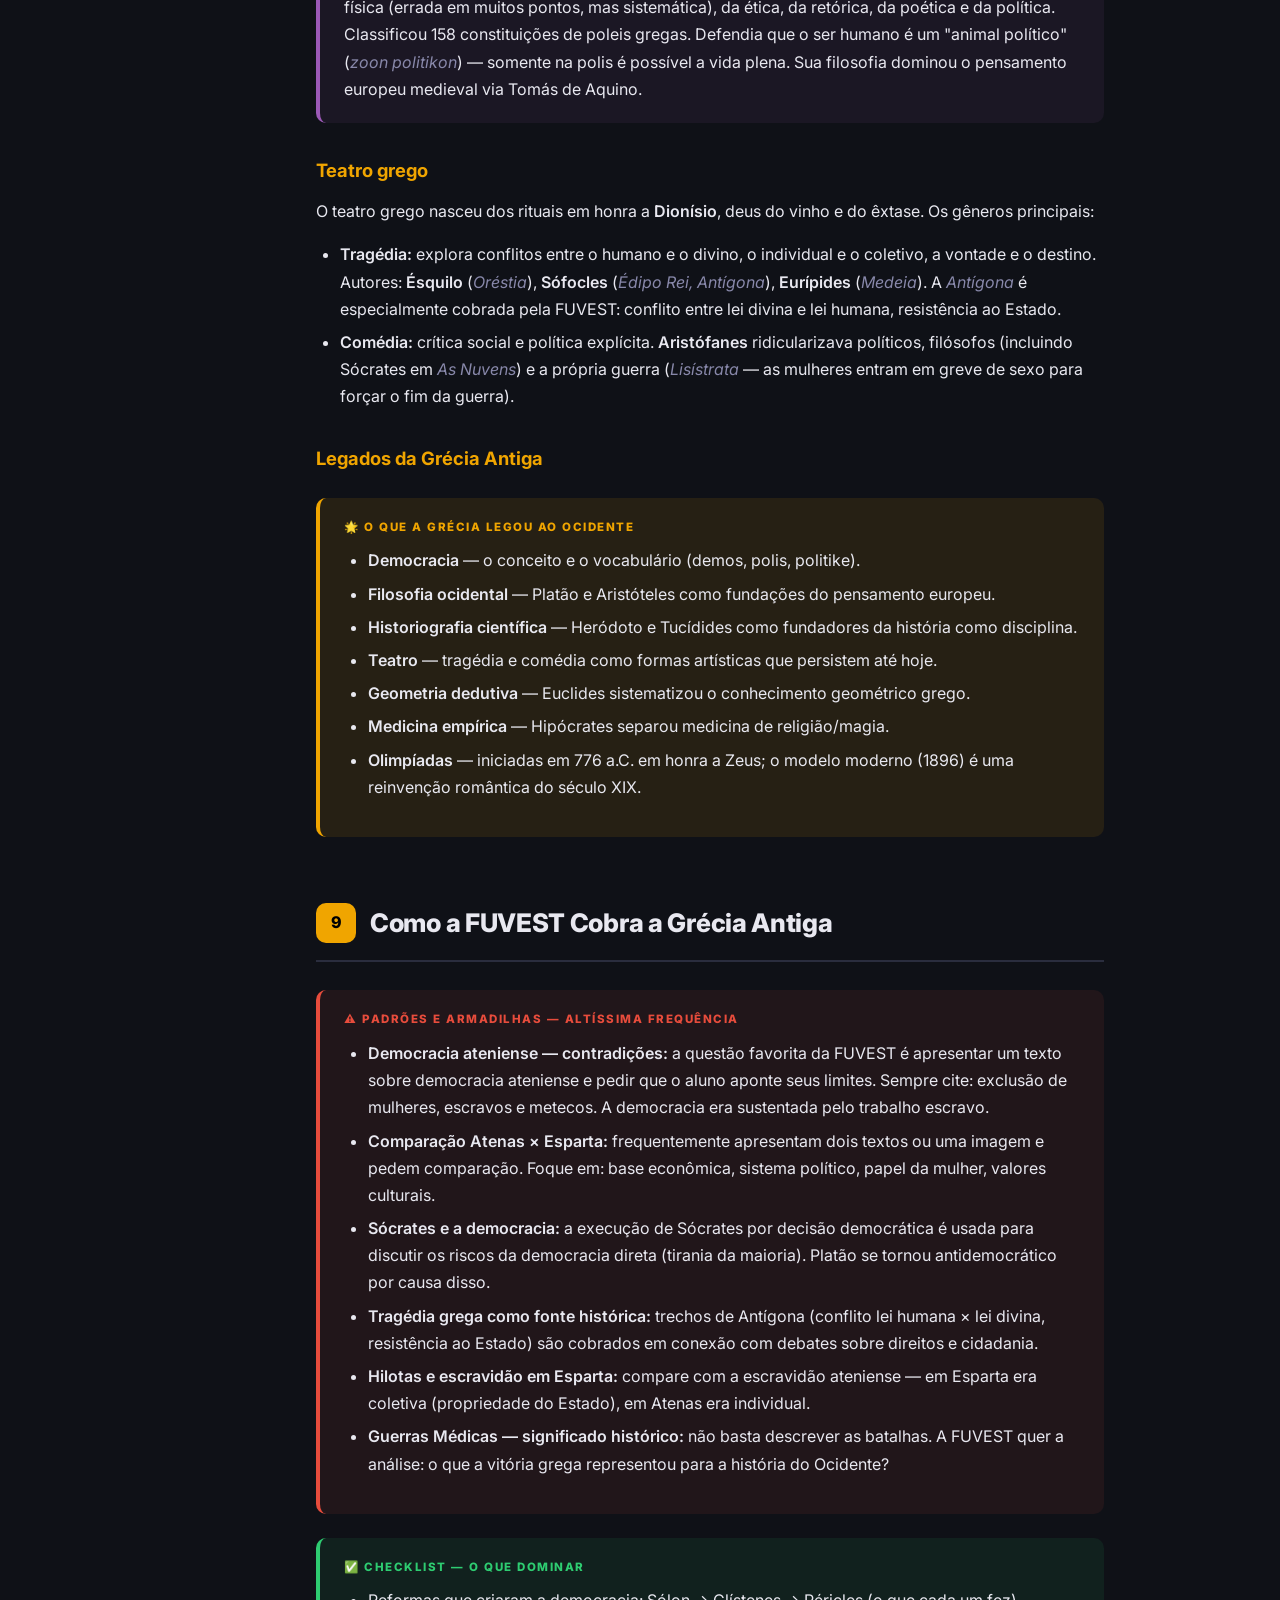
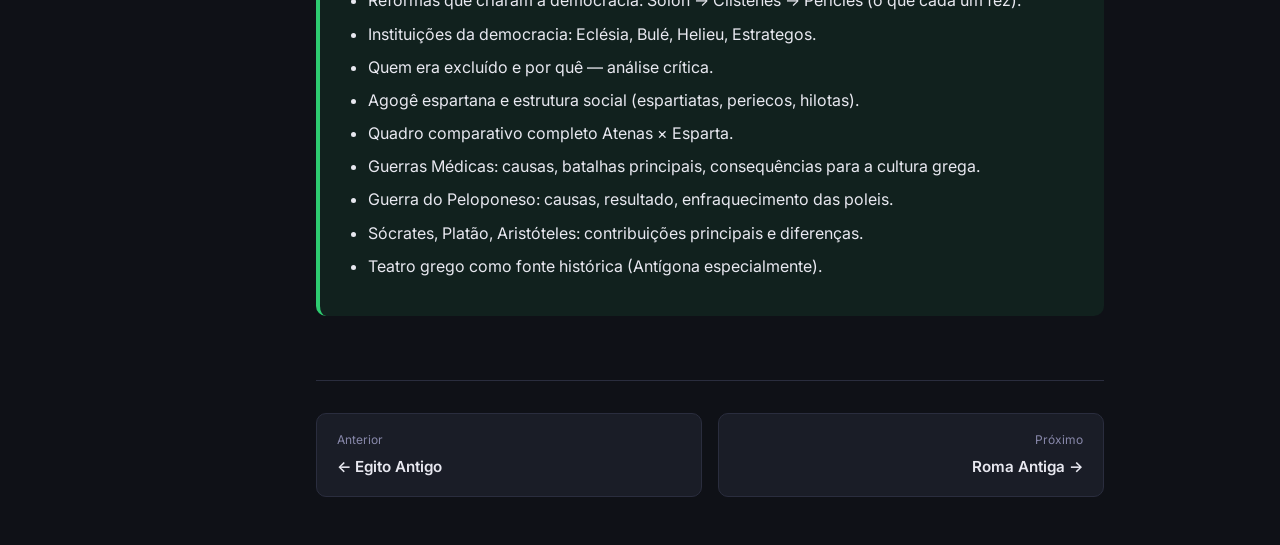
<file: bloco-01-antiguidade/04-grecia.html>
<!DOCTYPE html>
<html lang="pt-BR">
<head>
  <meta charset="UTF-8" />
  <meta name="viewport" content="width=device-width, initial-scale=1.0" />
  <title>Grécia Antiga — History FUVEST</title>
  <link rel="stylesheet" href="../assets/style.css" />
</head>
<body>

  <header class="topbar">
    <a class="topbar-logo" href="../index.html">History <span>/ FUVEST</span></a>
    <nav class="topbar-breadcrumb">
      <a href="../index.html">Início</a>
      <span class="sep">/</span>
      <a href="#">Bloco 01 — Antiguidade</a>
      <span class="sep">/</span>
      <span>Grécia Antiga</span>
    </nav>
    <div class="topbar-right">
      <a class="btn-home" href="../index.html">← Todos os blocos</a>
    </div>
  </header>

  <div id="progress-bar"><div id="progress-bar-fill"></div></div>

  <aside class="sidebar">
    <div class="sidebar-section-title">Bloco 01 — Antiguidade</div>
    <a class="sidebar-item" href="01-pre-historia.html">← Pré-História</a>
    <a class="sidebar-item" href="02-mesopotamia.html">← Mesopotâmia</a>
    <a class="sidebar-item" href="03-egito.html">← Egito Antigo</a>
    <div class="sidebar-divider"></div>
    <a class="sidebar-item active" href="#intro">Grécia Antiga</a>
    <a class="sidebar-item" href="#periodos">Períodos históricos</a>
    <a class="sidebar-item" href="#poleis">As Poleis</a>
    <a class="sidebar-item" href="#atenas">Atenas e a Democracia</a>
    <a class="sidebar-item" href="#esparta">Esparta</a>
    <a class="sidebar-item" href="#atenas-vs-esparta">Atenas × Esparta</a>
    <a class="sidebar-item" href="#guerras">Guerras Médicas e do Peloponeso</a>
    <a class="sidebar-item" href="#cultura">Cultura, Filosofia e Ciência</a>
    <a class="sidebar-item" href="#fuvest">Como a FUVEST cobra</a>
    <div class="sidebar-divider"></div>
    <a class="sidebar-item" href="05-roma.html">→ Roma Antiga</a>
    <a class="sidebar-item" href="06-persia-helenismo.html">→ Pérsia e Helenismo</a>
    <div class="sidebar-divider"></div>
    <a class="sidebar-simulado" href="simulado.html">📝 Simulado 50 questões</a>
  </aside>

  <main class="main">

    <div class="content-hero">
      <div class="bloco-tag">Bloco 01 · Antiguidade</div>
      <h1><span>Grécia Antiga</span></h1>
      <p>Democracia, filosofia, teatro, Olimpíadas, geometria, história como disciplina — a Grécia antiga inventou ou aperfeiçoou conceitos que ainda estruturam o mundo ocidental. E criou também a escravidão como pilar econômico da democracia.</p>
      <div class="content-meta">
        <span>⏱ Leitura: ~50 min</span>
        <span>⭐ Peso FUVEST: Alto</span>
        <span>🎯 Democracia ateniense, Atenas × Esparta, filosofia</span>
      </div>
    </div>

    <!-- 1. Introdução -->
    <section class="section" id="intro">
      <div class="section-header">
        <div class="section-num">1</div>
        <h2>Introdução: Por que a Grécia importa?</h2>
      </div>

      <p>A Grécia antiga não foi um império, nem a maior potência de seu tempo. Era um conjunto de cidades-Estado fragmentadas, frequentemente em guerra entre si, dominadas por persas por décadas e conquistadas por macedônios e romanos. E ainda assim, é a civilização que mais influenciou o pensamento ocidental.</p>

      <p>A razão está em uma série de invenções culturais e intelectuais concentradas em um período surpreendentemente curto — especialmente entre ~500 e 300 a.C., o chamado <strong>Período Clássico</strong>. Nesse período, os gregos inventaram ou desenvolveram a: democracia, a filosofia ocidental, a história como disciplina, a tragédia e a comédia, a geometria dedutiva, a medicina empírica, a retórica, a lógica formal e a biologia sistemática.</p>

      <div class="box box-fuvest">
        <div class="box-title">⚠️ Armadilha inicial — idealização da Grécia</div>
        <p>A FUVEST frequentemente cobra a visão <em>crítica</em> da Grécia antiga. A democracia ateniense excluía mulheres, escravos e estrangeiros. A filosofia era atividade de elite masculina. A escravidão era a base econômica que <em>permitia</em> a vida pública dos cidadãos livres. Qualquer análise que romantize a Grécia sem mencionar essas contradições estará incompleta para o nível exigido.</p>
      </div>

      <h3>Contexto geográfico</h3>
      <p>A Grécia é uma península montanhosa com litoral muito recortado, centenas de ilhas e pouca terra arável. Essa geografia moldou a civilização:</p>
      <ul>
        <li>As montanhas <strong>fragmentaram</strong> o território em vales isolados — favorecendo cidades-Estado independentes em vez de um Estado centralizado.</li>
        <li>O mar <strong>conectou</strong> os gregos com o mundo mediterrâneo — favorecendo comércio, colonização e contato cultural.</li>
        <li>A escassez de terra arável forçou a <strong>colonização</strong> — gregos fundaram colônias do Mar Negro à Espanha entre ~750 e 550 a.C.</li>
      </ul>
    </section>

    <!-- 2. Períodos -->
    <section class="section" id="periodos">
      <div class="section-header">
        <div class="section-num">2</div>
        <h2>Períodos da História Grega</h2>
      </div>

      <div class="timeline">
        <div class="timeline-item">
          <div class="timeline-date">~3.000–1.100 a.C.</div>
          <div class="timeline-text"><strong>Período Egeu / Pré-Helênico:</strong> Civilização Minóica (Creta) e Civilização Micênica (Grécia continental). A Ilíada e a Odisseia referem-se a esse período.</div>
        </div>
        <div class="timeline-item">
          <div class="timeline-date">~1.100–800 a.C.</div>
          <div class="timeline-text"><strong>Idade das Trevas / Período Homérico:</strong> Colapso da civilização micênica. Retrocesso demográfico, desaparecimento da escrita. Homero compõe (ou codifica oralmente) a Ilíada e a Odisseia.</div>
        </div>
        <div class="timeline-item">
          <div class="timeline-date">~800–500 a.C.</div>
          <div class="timeline-text"><strong>Período Arcaico:</strong> Ressurgimento urbano. Formação das poleis. Colonização grega. Surgimento do alfabeto (adaptado do fenício). Primeiros filósofos pré-socráticos (Tales, Anaximandro, Heráclito).</div>
        </div>
        <div class="timeline-item">
          <div class="timeline-date">~500–323 a.C.</div>
          <div class="timeline-text"><strong>Período Clássico:</strong> Apogeu de Atenas. Democracia plena. Guerras Médicas. Péricles. Sócrates, Platão, Aristóteles. Tragédias de Ésquilo, Sófocles, Eurípides. Guerra do Peloponeso. Macedônia de Felipe II e Alexandre.</div>
        </div>
        <div class="timeline-item">
          <div class="timeline-date">323–31 a.C.</div>
          <div class="timeline-text"><strong>Período Helenístico:</strong> Morte de Alexandre Magno. Fragmentação de seu império em reinos. Difusão da cultura grega pelo Oriente. Alexandrias como centros culturais. Fim com a conquista romana do Egito (31 a.C.).</div>
        </div>
      </div>
    </section>

    <!-- 3. Poleis -->
    <section class="section" id="poleis">
      <div class="section-header">
        <div class="section-num">3</div>
        <h2>As Poleis — A Cidade-Estado Grega</h2>
      </div>

      <p>A <strong>polis</strong> (plural: <em>poleis</em>) era a unidade política fundamental do mundo grego — uma cidade-Estado com território, governo e identidade cultural próprios. Havia centenas delas, mas as duas mais importantes e influentes foram <strong>Atenas</strong> e <strong>Esparta</strong>.</p>

      <p>A polis não era apenas uma cidade — era uma <strong>comunidade de cidadãos</strong>. O conceito de <em>cidadão</em> (<em>polites</em>) — membro da comunidade com direitos e obrigações políticas — foi uma criação grega sem paralelo no Oriente antigo, onde havia súditos de um rei, não cidadãos de uma comunidade política.</p>

      <h3>Estrutura física da polis</h3>
      <ul>
        <li><strong>Acrópole:</strong> a parte alta da cidade, com os templos principais. Em Atenas, o Partenon.</li>
        <li><strong>Ágora:</strong> a praça pública, centro do comércio e da vida política. O espaço da democracia direta.</li>
        <li><strong>Asty:</strong> a área urbana propriamente dita.</li>
        <li><strong>Chora:</strong> o território rural da polis — fundamental para a produção agrícola.</li>
      </ul>

      <h3>Formas de governo nas poleis</h3>
      <p>As poleis experimentaram diferentes formas de governo ao longo do tempo — e os gregos foram os primeiros a teorizar sistematicamente sobre elas (Aristóteles classificou 158 constituições diferentes):</p>

      <div class="table-wrap">
        <table>
          <thead>
            <tr><th>Regime</th><th>Definição grega</th><th>Versão corrompida</th><th>Exemplo</th></tr>
          </thead>
          <tbody>
            <tr><td><strong>Monarquia</strong></td><td>Governo do rei justo</td><td>Tirania (governo despótico de um)</td><td>Períodos arcaicos</td></tr>
            <tr><td><strong>Aristocracia</strong></td><td>Governo dos melhores (eupátridas)</td><td>Oligarquia (governo dos ricos)</td><td>Atenas pré-Sólon; Esparta</td></tr>
            <tr><td><strong>Democracia</strong></td><td>Governo do demos (povo)</td><td>Demagogia (manipulação do povo)</td><td>Atenas clássica</td></tr>
          </tbody>
        </table>
      </div>

      <div class="box box-conceito">
        <div class="box-title">📌 Conceito: Tirania na Grécia</div>
        <p>Na Grécia arcaica, "tirano" não tinha necessariamente conotação negativa — significava simplesmente quem tomou o poder sem herança dinástica. Muitos tiranos foram reformadores populares (Pisístrato em Atenas apoiou artesãos e camponeses). A conotação negativa (governo cruel e arbitrário) surgiu depois, especialmente a partir dos filósofos do período clássico. Cuidado com anacronismos na análise.</p>
      </div>
    </section>

    <!-- 4. Atenas -->
    <section class="section" id="atenas">
      <div class="section-header">
        <div class="section-num">4</div>
        <h2>Atenas e o Desenvolvimento da Democracia</h2>
      </div>

      <p>A democracia ateniense não surgiu de um golpe — foi o resultado de um processo de reformas ao longo de quase dois séculos. Entender esse processo é fundamental para a FUVEST.</p>

      <h3>As reformas que criaram a democracia</h3>

      <div class="timeline">
        <div class="timeline-item">
          <div class="timeline-date">~620 a.C. — Drácon</div>
          <div class="timeline-text"><strong>Drácon</strong> codificou as leis de Atenas pela primeira vez — leis tão severas que "drástico" e "draconiano" derivam de seu nome. A codificação em si foi um avanço: leis escritas e públicas limitavam o arbítrio da aristocracia.</div>
        </div>
        <div class="timeline-item">
          <div class="timeline-date">~594 a.C. — Sólon</div>
          <div class="timeline-text"><strong>Sólon</strong> realizou reformas profundas: aboliu a escravidão por dívidas (que havia reduzido muitos camponeses à servidão), reorganizou as classes sociais com base na riqueza (não no nascimento), criou a Eclésia (assembleia de todos os cidadãos livres) e o Tribunal do Povo. Não aboliu a aristocracia — foi uma reforma moderada que satisfez parcialmente todos os lados.</div>
        </div>
        <div class="timeline-item">
          <div class="timeline-date">~546–510 a.C. — Pisístrato e filhos</div>
          <div class="timeline-text"><strong>Pisístrato</strong> foi tirano de Atenas por períodos. Paradoxalmente, seu governo populista (apoiou camponeses, realizou obras públicas, promoveu as festas em honra a Dionísio que originaram o teatro) preparou o terreno para a democracia ao enfraquecer a aristocracia tradicional.</div>
        </div>
        <div class="timeline-item">
          <div class="timeline-date">~508 a.C. — Clístenes</div>
          <div class="timeline-text"><strong>Clístenes</strong> é considerado o "pai da democracia ateniense". Reformou radicalmente o sistema de tribos (de base geográfico-familiar para base territorial), criando 10 tribos artificiais que misturavam cidadãos de diferentes regiões. Criou o <strong>ostracismo</strong> (votação para exilar por 10 anos cidadãos considerados ameaça à democracia) e consolidou a Eclésia como principal órgão de poder.</div>
        </div>
        <div class="timeline-item">
          <div class="timeline-date">~461–429 a.C. — Péricles</div>
          <div class="timeline-text"><strong>Péricles</strong> levou a democracia ao seu ápice. Introduziu o pagamento por participação política (permitindo que pobres participassem sem perder dia de trabalho), expandiu o júri popular, ordenou a construção do Partenon e transformou Atenas no centro cultural do mundo grego.</div>
        </div>
      </div>

      <h3>Como funcionava a democracia ateniense</h3>

      <div class="table-wrap">
        <table>
          <thead>
            <tr><th>Instituição</th><th>Composição</th><th>Função</th></tr>
          </thead>
          <tbody>
            <tr>
              <td><strong>Eclésia</strong> (Assembleia)</td>
              <td>Todos os cidadãos (≥18 anos)</td>
              <td>Órgão soberano: votava leis, declarava guerra, aprovava tratados. Reunia-se ~40x/ano na colina Pnix</td>
            </tr>
            <tr>
              <td><strong>Bulé</strong> (Conselho dos 500)</td>
              <td>500 cidadãos sorteados (50 por tribo), mandato de 1 ano</td>
              <td>Preparava a agenda da Eclésia; administração cotidiana. O sorteio era democrático — qualquer cidadão poderia servir</td>
            </tr>
            <tr>
              <td><strong>Helieu</strong> (Tribunais Populares)</td>
              <td>Júris de centenas a milhares de cidadãos sorteados</td>
              <td>Julgamentos civis e criminais. Sócrates foi condenado por um júri de 501 cidadãos (280 votos a 221)</td>
            </tr>
            <tr>
              <td><strong>Estrategos</strong></td>
              <td>10 generais eleitos (não sorteados), renováveis</td>
              <td>Comando militar. Péricles foi eleito estratego por décadas — o único cargo eletivo de destaque</td>
            </tr>
            <tr>
              <td><strong>Areopago</strong></td>
              <td>Ex-arcontes vitalícios (aristocrático)</td>
              <td>Perdeu poder gradualmente; manteve jurisdição sobre casos de homicídio</td>
            </tr>
          </tbody>
        </table>
      </div>

      <div class="box box-destaque">
        <div class="box-title">🌟 O ostracismo — democracia se protegendo</div>
        <p>O <em>ostracismo</em> era um procedimento único: uma vez por ano, a Eclésia votava se queria realizar um ostracismo. Se aprovado, cada cidadão escrevia num caco de cerâmica (<em>óstrakon</em> — daí o nome) o nome do cidadão que considerava mais perigoso para a democracia. Quem recebesse mais de 6.000 votos era exilado por 10 anos (sem perder bens ou cidadania). Foi um mecanismo para prevenir a tirania — mas também foi usado para eliminar rivais políticos.</p>
      </div>

      <h3>Os limites da democracia ateniense</h3>
      <p>Esta é a parte mais cobrada pela FUVEST em perspectiva crítica:</p>

      <div class="box box-fuvest">
        <div class="box-title">⚠️ Quem era excluído da democracia ateniense?</div>
        <ul>
          <li><strong>Escravos:</strong> estimados em 30–40% da população ateniense (100.000–150.000 pessoas). A democracia era <em>economicamente sustentada</em> pela escravidão — os cidadãos tinham tempo para política porque escravos faziam o trabalho. Sem escravidão, não havia democracia.</li>
          <li><strong>Mulheres:</strong> completamente excluídas da vida política. Confinadas ao <em>gynaikeion</em> (espaço doméstico), sem direito à palavra pública. Aristóteles justificava essa exclusão com argumentos "naturais".</li>
          <li><strong>Metecos:</strong> estrangeiros residentes livres — podiam ser comerciantes ricos, filósofos renomados (Aristóteles era meteco), mas não tinham direitos políticos e pagavam impostos especiais.</li>
          <li><strong>Jovens:</strong> cidadania plena só após os 18 anos e cumprimento do serviço militar (efebeia).</li>
        </ul>
        <p>Resultado: dos ~300.000 habitantes de Atenas no auge, apenas ~30.000–40.000 eram cidadãos com plenos direitos políticos — cerca de 10–15% da população. A "democracia" era um regime de minoria privilegiada.</p>
      </div>
    </section>

    <!-- 5. Esparta -->
    <section class="section" id="esparta">
      <div class="section-header">
        <div class="section-num">5</div>
        <h2>Esparta — O Estado Guerreiro</h2>
      </div>

      <p>Esparta (ou Lacedemônia) era a antítese de Atenas em quase todos os aspectos. Enquanto Atenas valorizava arte, filosofia, comércio e democracia, Esparta construiu uma sociedade integralmente orientada para a excelência militar.</p>

      <h3>A constituição espartana — o Grande Rhetra</h3>
      <p>A constituição de Esparta era atribuída ao legislador semi-lendário <strong>Licurgo</strong> (século IX a.C. — pode não ter existido). Criou um sistema único de governo misto:</p>
      <ul>
        <li><strong>2 Reis</strong> (diarcas): liderança militar hereditária de duas famílias (Agíadas e Euripôntidas). Reinavam simultaneamente, limitando o poder um do outro.</li>
        <li><strong>Gerúsia</strong>: conselho de 28 anciãos (gerontes, acima de 60 anos) + os 2 reis. Preparava legislação e julgava crimes graves.</li>
        <li><strong>Ápela</strong>: assembleia de todos os espartiatas adultos — votava por aclamação (mais barulho = aprovado), não por contagem.</li>
        <li><strong>5 Éforos</strong>: eleitos anualmente, superintendiam o comportamento dos reis e cidadãos. Podiam suspender um rei.</li>
      </ul>

      <h3>A sociedade espartana</h3>
      <div class="table-wrap">
        <table>
          <thead>
            <tr><th>Grupo</th><th>Status</th><th>Situação</th></tr>
          </thead>
          <tbody>
            <tr>
              <td><strong>Espartiatas</strong></td>
              <td>Cidadãos plenos</td>
              <td>Guerreiros profissionais. Proibidos de exercer atividades comerciais ou manuais. Viviam do trabalho dos hilotas.</td>
            </tr>
            <tr>
              <td><strong>Periecos</strong></td>
              <td>Homens livres sem cidadania</td>
              <td>Artesãos, comerciantes, soldados auxiliares. Sem direitos políticos mas sem obrigações militares plenas.</td>
            </tr>
            <tr>
              <td><strong>Hilotas</strong></td>
              <td>Servos do Estado</td>
              <td>Povos conquistados (principalmente messênios), reduzidos a servidão coletiva. Cultivavam as terras dos espartiatas. Eram propriedade do Estado, não de indivíduos. Viviam em terror permanente — a <em>krypteia</em> permitia aos jovens espartiatas matar hilotas "perigosos".</td>
            </tr>
          </tbody>
        </table>
      </div>

      <h3>A Agogê — a formação espartana</h3>
      <p>O sistema educacional espartano, a <strong>agogê</strong>, era o mais rigoroso da Antiguidade:</p>
      <ul>
        <li><strong>Ao nascer:</strong> bebês eram examinados por anciãos. Os considerados fracos ou deformados eram abandonados no monte Apothetae para morrer (ou eram recolhidos por periecos — fontes divergem).</li>
        <li><strong>7 anos:</strong> meninos deixavam a família e entravam em grupos militares (<em>agelas</em>), sob comando de um líder jovem.</li>
        <li><strong>7–18 anos:</strong> treinamento físico intenso, exposição ao frio e fome (para endurecer), aprendizado de obediência absoluta.</li>
        <li><strong>18–20 anos:</strong> serviço na <em>krypteia</em> — patrulha secreta que espionava e podia matar hilotas.</li>
        <li><strong>20–30 anos:</strong> serviço militar ativo em quartéis. Podiam casar, mas viviam nos quartéis.</li>
        <li><strong>30 anos:</strong> cidadão pleno, podia viver com a família.</li>
      </ul>

      <h3>A mulher espartana</h3>
      <p>Paradoxalmente, as mulheres espartanas tinham mais liberdade do que as atenienses:</p>
      <ul>
        <li>Praticavam exercícios físicos em público (para gerar filhos saudáveis).</li>
        <li>Controlavam as propriedades dos maridos quando estes estavam em campanha.</li>
        <li>Podiam expressar opiniões em público.</li>
        <li>Gerenciavam a economia doméstica com ampla autonomia.</li>
      </ul>
      <p>Mas essa "liberdade" tinha um propósito explicitamente utilitário: produzir melhores soldados. A mulher espartana era valorizada como <em>mãe de guerreiros</em>, não como sujeito de direitos.</p>
    </section>

    <!-- 6. Comparação -->
    <section class="section" id="atenas-vs-esparta">
      <div class="section-header">
        <div class="section-num">6</div>
        <h2>Atenas × Esparta — Quadro Comparativo</h2>
      </div>

      <div class="table-wrap">
        <table>
          <thead>
            <tr><th>Aspecto</th><th>Atenas</th><th>Esparta</th></tr>
          </thead>
          <tbody>
            <tr><td><strong>Sistema político</strong></td><td>Democracia direta (cidadãos masculinos livres)</td><td>Oligarquia mista (2 reis + gerúsia + éforos + ápela)</td></tr>
            <tr><td><strong>Base econômica</strong></td><td>Comércio marítimo + escravidão</td><td>Agricultura servil (hilotas)</td></tr>
            <tr><td><strong>Força militar</strong></td><td>Marinha (trirremes) — domínio do mar</td><td>Exército hoplita — domínio terrestre</td></tr>
            <tr><td><strong>Educação</strong></td><td>Paideia: filosofia, retórica, música, matemática, ginástica</td><td>Agogê: exclusivamente militar, obediência, resistência física</td></tr>
            <tr><td><strong>Papel da mulher</strong></td><td>Confinada ao gineceu; sem participação pública</td><td>Ativa fisicamente; maior autonomia doméstica; sem direitos políticos</td></tr>
            <tr><td><strong>Relação com estrangeiros</strong></td><td>Aberta ao comércio e à imigração (metecos)</td><td>Xenofobia institucional (<em>xenelasia</em> — expulsão de estrangeiros)</td></tr>
            <tr><td><strong>Valores centrais</strong></td><td>Beleza, sabedoria, liberdade individual, logos</td><td>Coragem, disciplina, obediência, coletivismo</td></tr>
            <tr><td><strong>Arte e cultura</strong></td><td>Teatro, escultura, filosofia, arquitetura (Partenon)</td><td>Música marcial, poesia bélica (Tirteu); arte secundária</td></tr>
            <tr><td><strong>Moeda e comércio</strong></td><td>Dracma ateniense — moeda aceita em todo o Mediterrâneo</td><td>Barras de ferro pesadas — desincentivavam comércio deliberadamente</td></tr>
          </tbody>
        </table>
      </div>

      <div class="box box-conceito">
        <div class="box-title">📌 A Liga do Peloponeso × A Liga de Delos</div>
        <p>As duas poleis lideravam blocos rivais: Esparta chefiava a <strong>Liga do Peloponeso</strong> (aliança militar de cidades do Peloponeso); Atenas chefiava a <strong>Liga de Delos</strong> (inicialmente uma aliança anti-persa, gradualmente transformada em império ateniense — Atenas transferiu o tesouro de Delos para Atenas e usava as contribuições dos aliados para construir o Partenon). Essa rivalidade culminou na Guerra do Peloponeso.</p>
      </div>
    </section>

    <!-- 7. Guerras -->
    <section class="section" id="guerras">
      <div class="section-header">
        <div class="section-num">7</div>
        <h2>Guerras Médicas e Guerra do Peloponeso</h2>
      </div>

      <h3>As Guerras Médicas (~490–479 a.C.)</h3>
      <p>As <strong>Guerras Médicas</strong> (ou Guerras Greco-Persas) foram dois conflitos entre as poleis gregas e o Império Persa Aquemênida — o maior Império do mundo na época. O nome "médico" deriva de "medos" (povo iraniano aliado dos persas).</p>

      <h4>Contexto: por que a Pérsia invadiu?</h4>
      <p>Cidades gregas da Jônia (costa da Anatólia, atual Turquia) eram súditas do Império Persa. Em ~499 a.C., essas cidades se rebelaram (<strong>Revolta Jônica</strong>) e pediram ajuda às poleis gregas da Grécia continental. Atenas e Erétria enviaram navios. Após a repressão persa, o rei <strong>Dario I</strong> decidiu punir os gregos que haviam interferido.</p>

      <div class="timeline">
        <div class="timeline-item">
          <div class="timeline-date">490 a.C. — Batalha de Maratona</div>
          <div class="timeline-text">Exército persa (~25.000) desembarca em Maratona (40km de Atenas). Os atenienses (~10.000 hoplitas) vencem com tática brilhante: reforçam as alas, cercam o centro persa. Vitória ateniense com ~192 mortos gregos contra milhares de persas. O corredor que anunciou a vitória (base da corrida de maratona moderna) é provavelmente lendário. Comando ateniense: <strong>Milcíades</strong>.</div>
        </div>
        <div class="timeline-item">
          <div class="timeline-date">480 a.C. — Batalha das Termópilas</div>
          <div class="timeline-text">O rei persa <strong>Xerxes</strong> invade com um exército imenso (~100.000–300.000 — as fontes gregas exageram). O rei espartano <strong>Leônidas</strong> com 300 espartanos + ~7.000 aliados retarda os persas no desfiladeiro das Termópilas por 3 dias. Um traidor revela um caminho alternativo; Leônidas dispensa a maioria dos aliados e fica com os 300 até o fim. Todos morrem. Tornou-se o símbolo do sacrifício pela liberdade.</div>
        </div>
        <div class="timeline-item">
          <div class="timeline-date">480 a.C. — Batalha de Salamina</div>
          <div class="timeline-text">Os atenienses evacuam a cidade (os persas a saqueiam e incendeiam). A frota grega (~370 trirremes) armadilha a frota persa (~1.200 navios) no estreito de Salamina. A superioridade grega em manobras navais destrói a frota persa. Xerxes assiste da costa. Comandante grego: <strong>Temístocles</strong>. Esta é a batalha mais decisiva das Guerras Médicas.</div>
        </div>
        <div class="timeline-item">
          <div class="timeline-date">479 a.C. — Batalha de Plateia</div>
          <div class="timeline-text">Exército persa (remanescente, sob Mardônio) é derrotado pela coalizão grega liderada pelo espartano <strong>Pausânias</strong>. Fim das invasões persas. A Grécia permanece livre.</div>
        </div>
      </div>

      <div class="box box-destaque">
        <div class="box-title">🌟 Por que as Guerras Médicas importam para a história ocidental</div>
        <p>Se a Pérsia tivesse vencido, a democracia ateniense e a filosofia grega teriam sido absorvidas por um império oriental. A vitória grega permitiu o florescimento do Período Clássico — Sócrates, Platão, Aristóteles, o teatro grego, a historiografia de Tucídides. Heródoto, o "pai da história", escreveu as Guerras Médicas como sua obra principal. É um dos momentos em que o resultado de uma batalha mudou a trajetória da civilização ocidental.</p>
      </div>

      <h3>A Guerra do Peloponeso (431–404 a.C.)</h3>
      <p>Após as Guerras Médicas, Atenas usou a Liga de Delos para construir um verdadeiro império marítimo, impondo tributos e interferindo nos governos dos aliados. Esparta e suas aliadas se sentiram ameaçadas pela hegemonia crescente de Atenas. O resultado foi uma guerra civil do mundo grego que durou 27 anos.</p>

      <div class="box box-personagem">
        <div class="box-title">👤 Tucídides (~460–400 a.C.)</div>
        <p>General ateniense que foi exilado por uma derrota militar e passou o exílio escrevendo a <em>História da Guerra do Peloponeso</em> — a obra fundadora da historiografia científica. Tucídides descartou o sobrenatural como fator explicativo, buscou causas racionais e políticas, entrevistou participantes e comparou versões. Sua frase sobre a "guerra preventiva" ateniense é famosa: "O crescimento do poder de Atenas, e o alarma que isso inspirou em Esparta, tornou a guerra inevitável." É o primeiro analista de relações de poder internacional.</p>
      </div>

      <p>A guerra terminou com a <strong>derrota de Atenas</strong> (404 a.C.) — sua frota destruída, seus muros demolidos, sua democracia substituída temporariamente pelos <strong>Trinta Tiranos</strong> impostos por Esparta. Mas Esparta também não conseguiu manter a hegemonia por muito tempo — foi derrotada por Tebas em Leuctra (371 a.C.).</p>

      <p>O resultado real da Guerra do Peloponeso foi o enfraquecimento mútuo de todas as poleis — abrindo espaço para a ascensão da <strong>Macedônia</strong> sob Felipe II e seu filho <strong>Alexandre Magno</strong>.</p>
    </section>

    <!-- 8. Cultura -->
    <section class="section" id="cultura">
      <div class="section-header">
        <div class="section-num">8</div>
        <h2>Cultura, Filosofia e Ciência Gregas</h2>
      </div>

      <h3>A Filosofia Grega — do mito ao logos</h3>
      <p>A filosofia grega representou uma ruptura fundamental: a tentativa de explicar o mundo pelo <strong>logos</strong> (razão, argumentação lógica) em vez do <strong>mythos</strong> (narrativa mítica). Essa transição não foi total nem imediata — mito e filosofia coexistiram — mas foi revolucionária.</p>

      <h4>Pré-socráticos (século VI–V a.C.)</h4>
      <p>Buscavam o <em>arché</em> — o princípio fundamental de todas as coisas:</p>
      <ul>
        <li><strong>Tales de Mileto:</strong> a água é o princípio de tudo. Também previu o eclipse solar de 585 a.C.</li>
        <li><strong>Heráclito:</strong> o fogo e o fluxo permanente ("não se pode entrar no mesmo rio duas vezes"). Dialética.</li>
        <li><strong>Parmênides:</strong> o ser é uno, imóvel, eterno. A mudança é ilusão.</li>
        <li><strong>Demócrito:</strong> tudo é composto de átomos indivisíveis no vazio. Antecipou a física atômica por 2.400 anos.</li>
        <li><strong>Pitágoras:</strong> os números são a essência da realidade. Matemática como linguagem do cosmos.</li>
      </ul>

      <h4>Sócrates (~470–399 a.C.)</h4>
      <p>Sócrates não escreveu nada — tudo que sabemos vem de seus discípulos, principalmente Platão. Seu método, a <em>maiêutica</em> ("arte da parteira"), consistia em questionar sistematicamente as crenças alheias para revelar contradições e guiar o interlocutor ao conhecimento verdadeiro. Foi condenado à morte por "impiedade" (não honrar os deuses da cidade) e por "corromper os jovens" — acusações com forte dimensão política. Bebeu cicuta voluntariamente, recusando o exílio.</p>

      <div class="box box-personagem">
        <div class="box-title">👤 Platão (~428–348 a.C.)</div>
        <p>Discípulo de Sócrates, fundou a <em>Academia</em> em Atenas (~387 a.C.) — a primeira instituição de ensino superior do Ocidente (funcionou por ~900 anos, até ser fechada pelo imperador Justiniano em 529 d.C.). Sua filosofia central é a <strong>Teoria das Ideias/Formas</strong>: o mundo sensível que percebemos é apenas sombra imperfeita de um mundo de Ideias eternas e perfeitas. Em política, a <em>República</em> propõe um Estado ideal governado por filósofos-reis — não por democracia, que Platão considerava perigosa (a morte de Sócrates por voto popular o traumatizou).</p>
      </div>

      <div class="box box-personagem">
        <div class="box-title">👤 Aristóteles (384–322 a.C.)</div>
        <p>Discípulo de Platão e tutor de Alexandre Magno. Fundou o <em>Liceu</em>. Ao contrário de Platão, valorizava a observação empírica — foi o fundador da biologia sistemática, da lógica formal, da física (errada em muitos pontos, mas sistemática), da ética, da retórica, da poética e da política. Classificou 158 constituições de poleis gregas. Defendia que o ser humano é um "animal político" (<em>zoon politikon</em>) — somente na polis é possível a vida plena. Sua filosofia dominou o pensamento europeu medieval via Tomás de Aquino.</p>
      </div>

      <h3>Teatro grego</h3>
      <p>O teatro grego nasceu dos rituais em honra a <strong>Dionísio</strong>, deus do vinho e do êxtase. Os gêneros principais:</p>
      <ul>
        <li><strong>Tragédia:</strong> explora conflitos entre o humano e o divino, o individual e o coletivo, a vontade e o destino. Autores: <strong>Ésquilo</strong> (<em>Oréstia</em>), <strong>Sófocles</strong> (<em>Édipo Rei, Antígona</em>), <strong>Eurípides</strong> (<em>Medeia</em>). A <em>Antígona</em> é especialmente cobrada pela FUVEST: conflito entre lei divina e lei humana, resistência ao Estado.</li>
        <li><strong>Comédia:</strong> crítica social e política explícita. <strong>Aristófanes</strong> ridicularizava políticos, filósofos (incluindo Sócrates em <em>As Nuvens</em>) e a própria guerra (<em>Lisístrata</em> — as mulheres entram em greve de sexo para forçar o fim da guerra).</li>
      </ul>

      <h3>Legados da Grécia Antiga</h3>
      <div class="box box-destaque">
        <div class="box-title">🌟 O que a Grécia legou ao Ocidente</div>
        <ul>
          <li><strong>Democracia</strong> — o conceito e o vocabulário (demos, polis, politike).</li>
          <li><strong>Filosofia ocidental</strong> — Platão e Aristóteles como fundações do pensamento europeu.</li>
          <li><strong>Historiografia científica</strong> — Heródoto e Tucídides como fundadores da história como disciplina.</li>
          <li><strong>Teatro</strong> — tragédia e comédia como formas artísticas que persistem até hoje.</li>
          <li><strong>Geometria dedutiva</strong> — Euclides sistematizou o conhecimento geométrico grego.</li>
          <li><strong>Medicina empírica</strong> — Hipócrates separou medicina de religião/magia.</li>
          <li><strong>Olimpíadas</strong> — iniciadas em 776 a.C. em honra a Zeus; o modelo moderno (1896) é uma reinvenção romântica do século XIX.</li>
        </ul>
      </div>
    </section>

    <!-- FUVEST -->
    <section class="section" id="fuvest">
      <div class="section-header">
        <div class="section-num">9</div>
        <h2>Como a FUVEST Cobra a Grécia Antiga</h2>
      </div>

      <div class="box box-fuvest">
        <div class="box-title">⚠️ Padrões e armadilhas — altíssima frequência</div>
        <ul>
          <li><strong>Democracia ateniense — contradições:</strong> a questão favorita da FUVEST é apresentar um texto sobre democracia ateniense e pedir que o aluno aponte seus limites. Sempre cite: exclusão de mulheres, escravos e metecos. A democracia era sustentada pelo trabalho escravo.</li>
          <li><strong>Comparação Atenas × Esparta:</strong> frequentemente apresentam dois textos ou uma imagem e pedem comparação. Foque em: base econômica, sistema político, papel da mulher, valores culturais.</li>
          <li><strong>Sócrates e a democracia:</strong> a execução de Sócrates por decisão democrática é usada para discutir os riscos da democracia direta (tirania da maioria). Platão se tornou antidemocrático por causa disso.</li>
          <li><strong>Tragédia grega como fonte histórica:</strong> trechos de Antígona (conflito lei humana × lei divina, resistência ao Estado) são cobrados em conexão com debates sobre direitos e cidadania.</li>
          <li><strong>Hilotas e escravidão em Esparta:</strong> compare com a escravidão ateniense — em Esparta era coletiva (propriedade do Estado), em Atenas era individual.</li>
          <li><strong>Guerras Médicas — significado histórico:</strong> não basta descrever as batalhas. A FUVEST quer a análise: o que a vitória grega representou para a história do Ocidente?</li>
        </ul>
      </div>

      <div class="box box-dica">
        <div class="box-title">✅ Checklist — o que dominar</div>
        <ul>
          <li>Reformas que criaram a democracia: Sólon → Clístenes → Péricles (o que cada um fez).</li>
          <li>Instituições da democracia: Eclésia, Bulé, Helieu, Estrategos.</li>
          <li>Quem era excluído e por quê — análise crítica.</li>
          <li>Agogê espartana e estrutura social (espartiatas, periecos, hilotas).</li>
          <li>Quadro comparativo completo Atenas × Esparta.</li>
          <li>Guerras Médicas: causas, batalhas principais, consequências para a cultura grega.</li>
          <li>Guerra do Peloponeso: causas, resultado, enfraquecimento das poleis.</li>
          <li>Sócrates, Platão, Aristóteles: contribuições principais e diferenças.</li>
          <li>Teatro grego como fonte histórica (Antígona especialmente).</li>
        </ul>
      </div>
    </section>

    <nav class="page-nav">
      <a href="03-egito.html" class="prev">
        <div class="nav-label">Anterior</div>
        <div class="nav-title">Egito Antigo</div>
      </a>
      <a href="05-roma.html" class="next">
        <div class="nav-label">Próximo</div>
        <div class="nav-title">Roma Antiga</div>
      </a>
    </nav>

  </main>

  <button id="back-to-top" title="Voltar ao topo">↑</button>
  <script src="../assets/nav.js"></script>
</body>
</html>
</file>
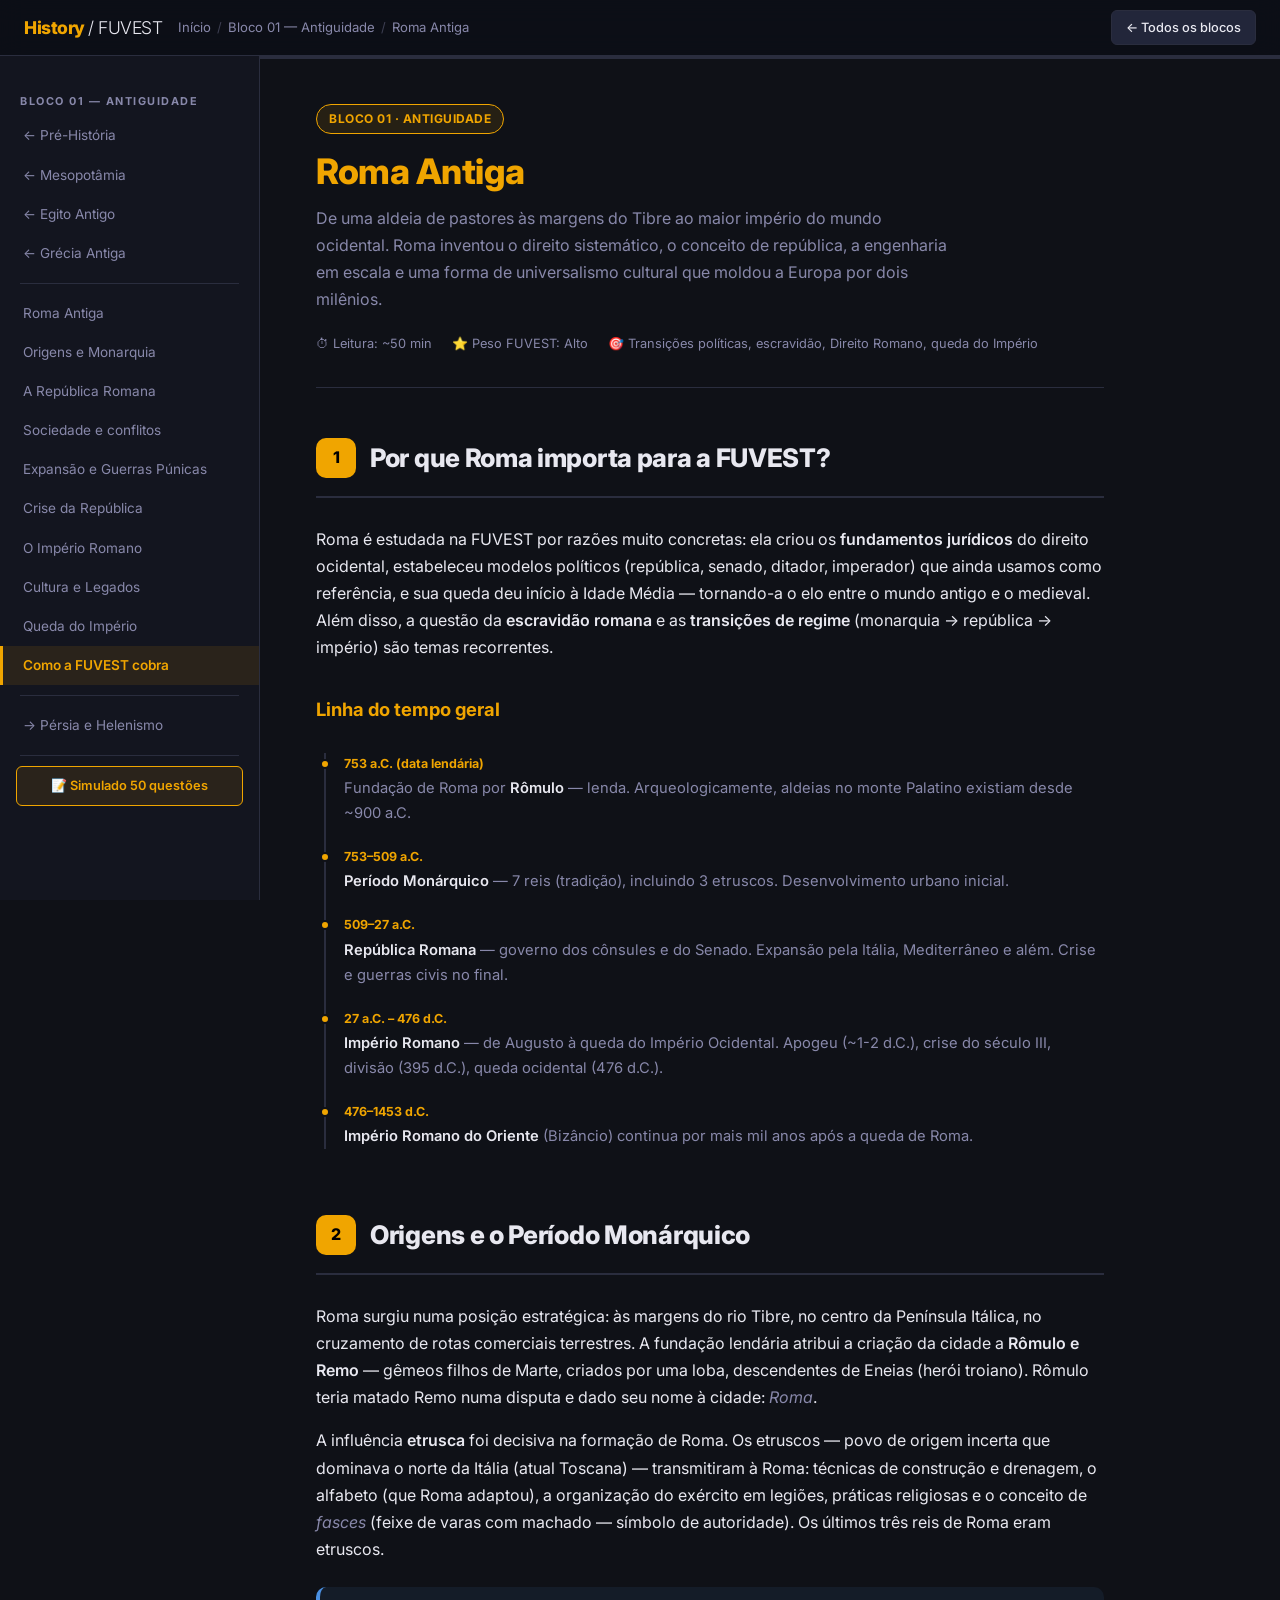
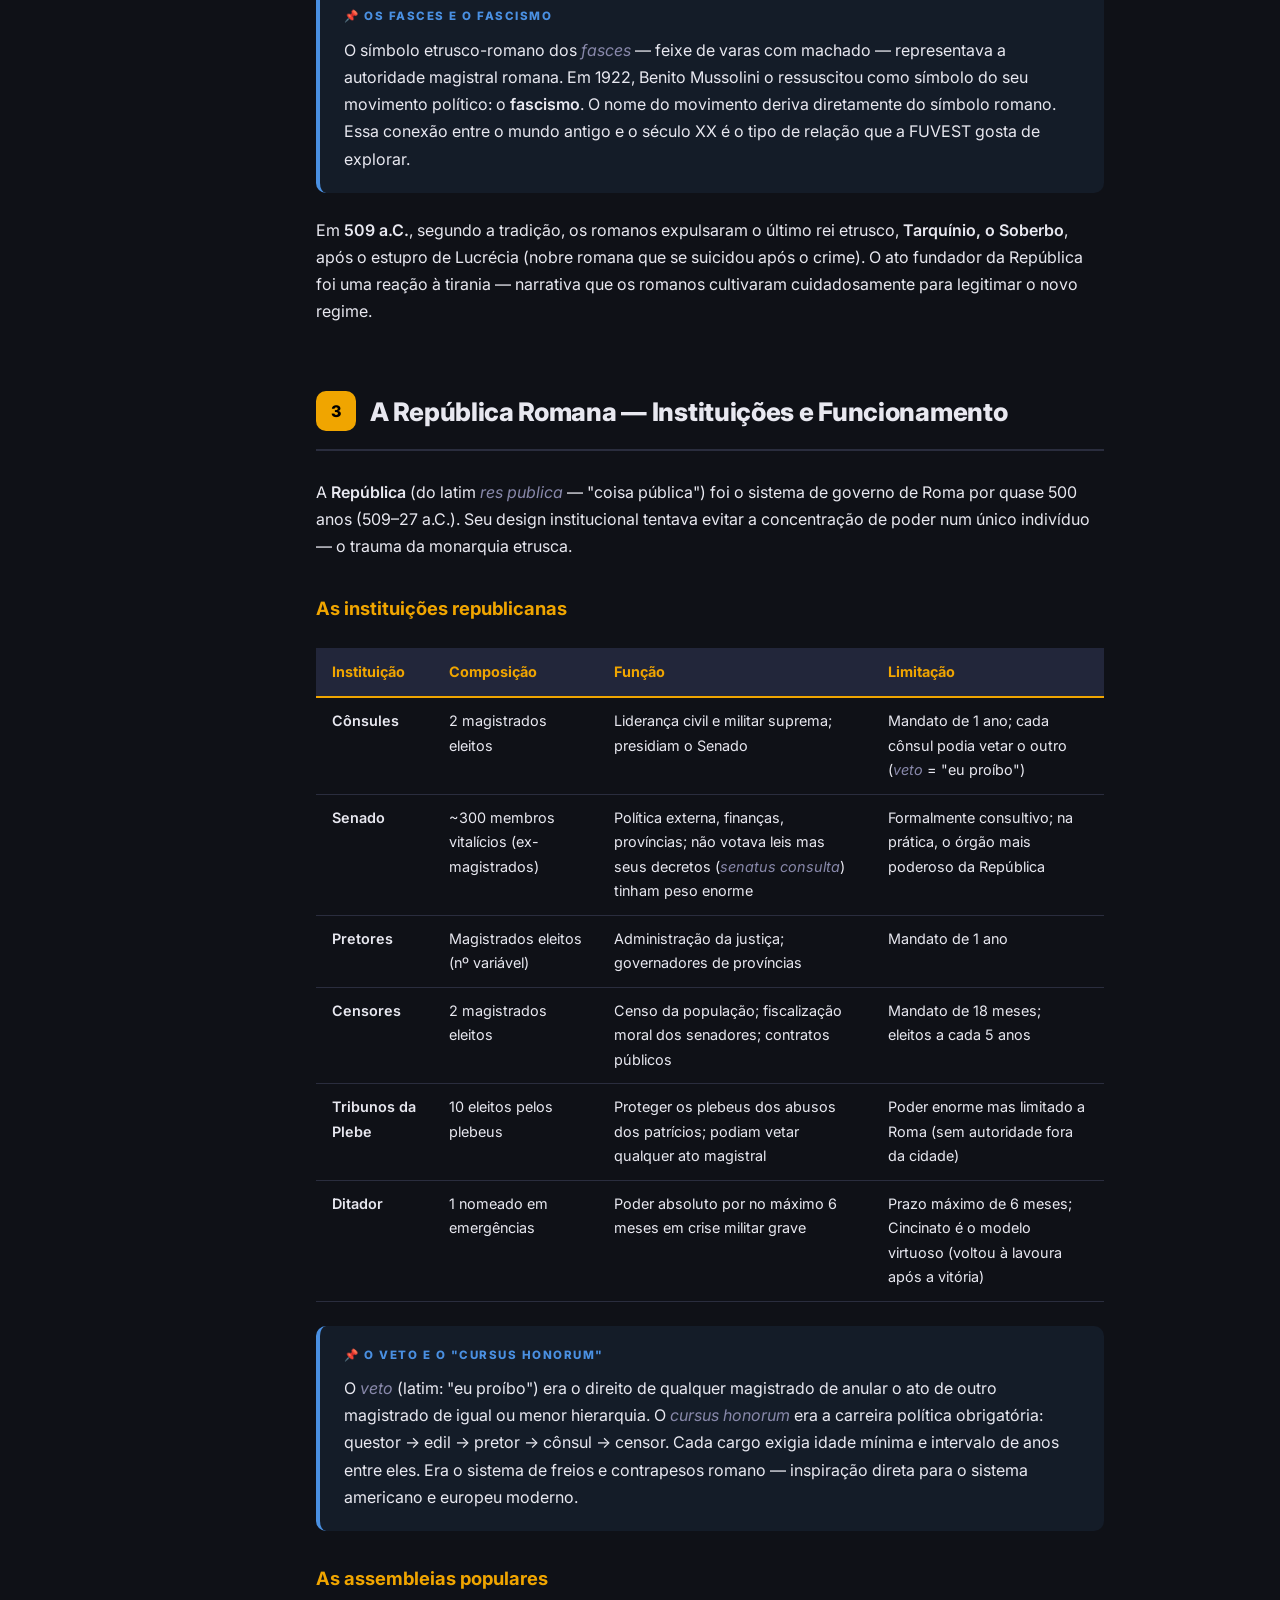
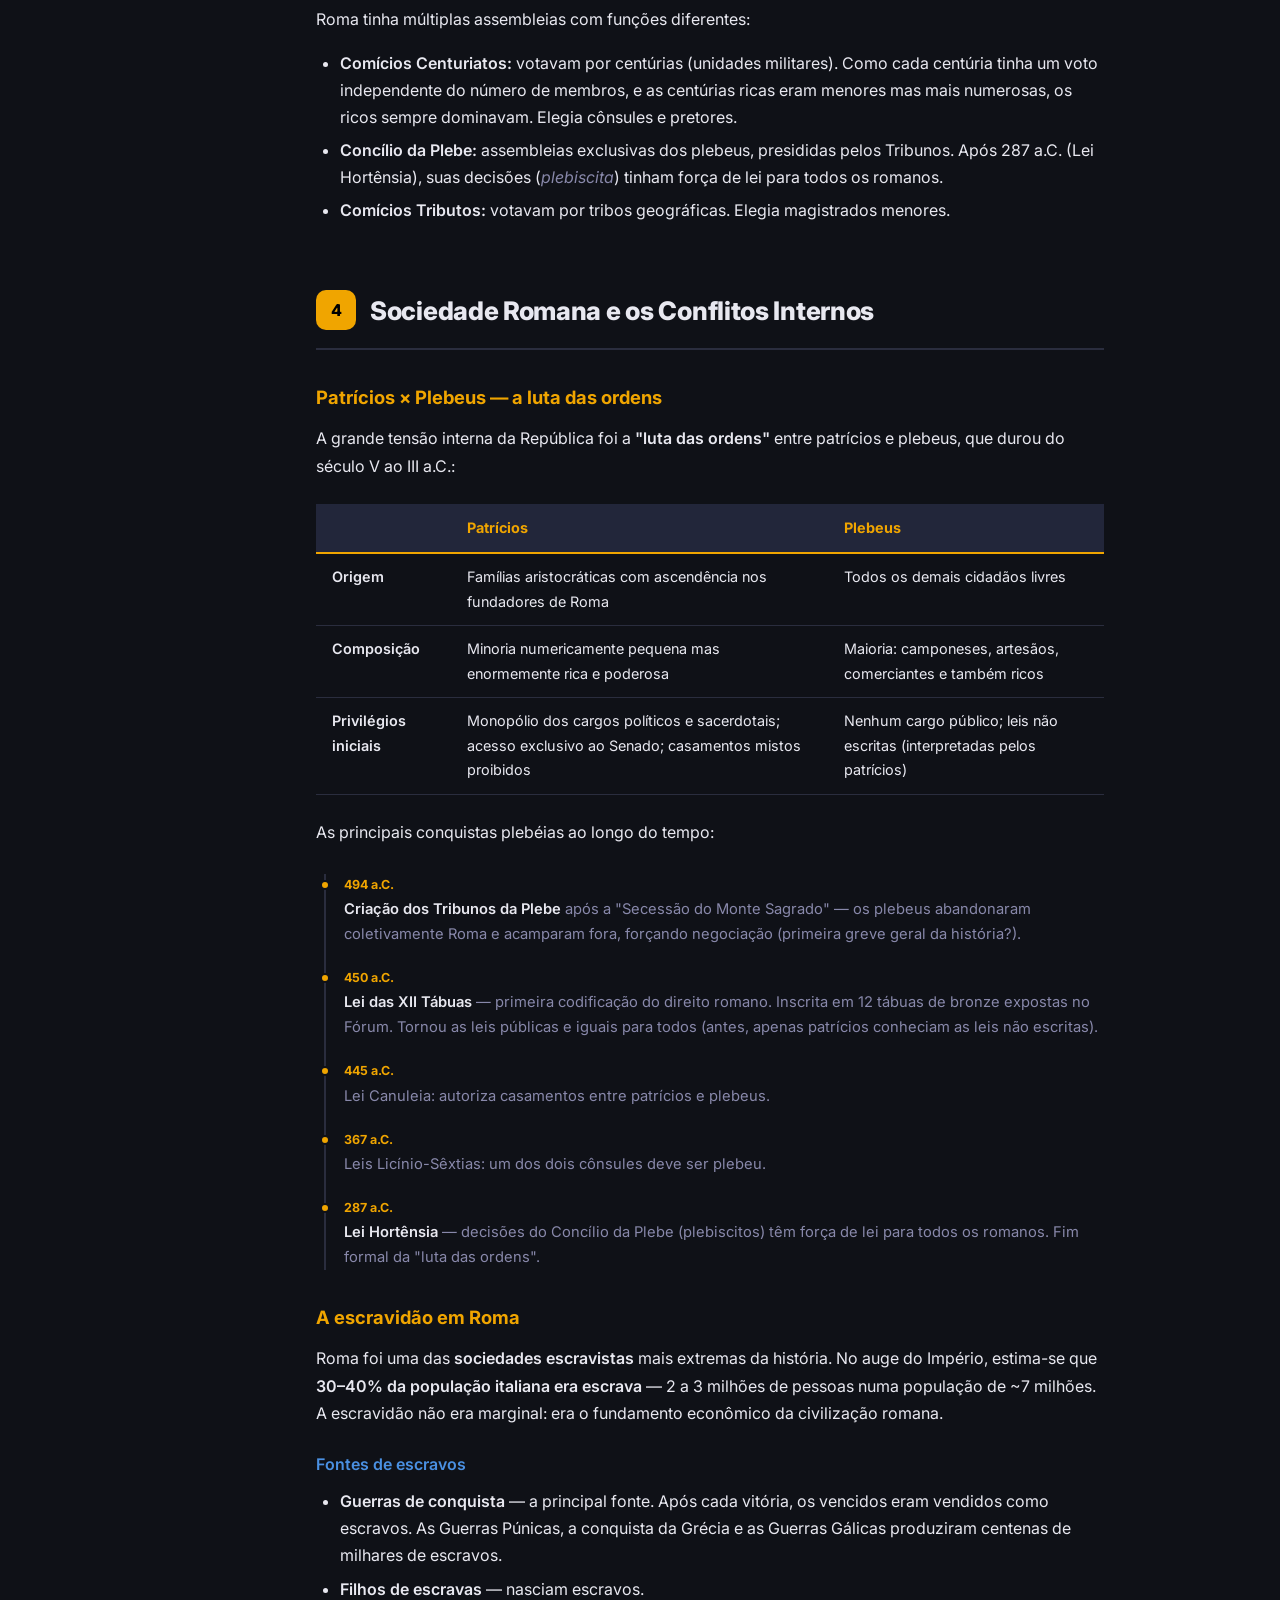
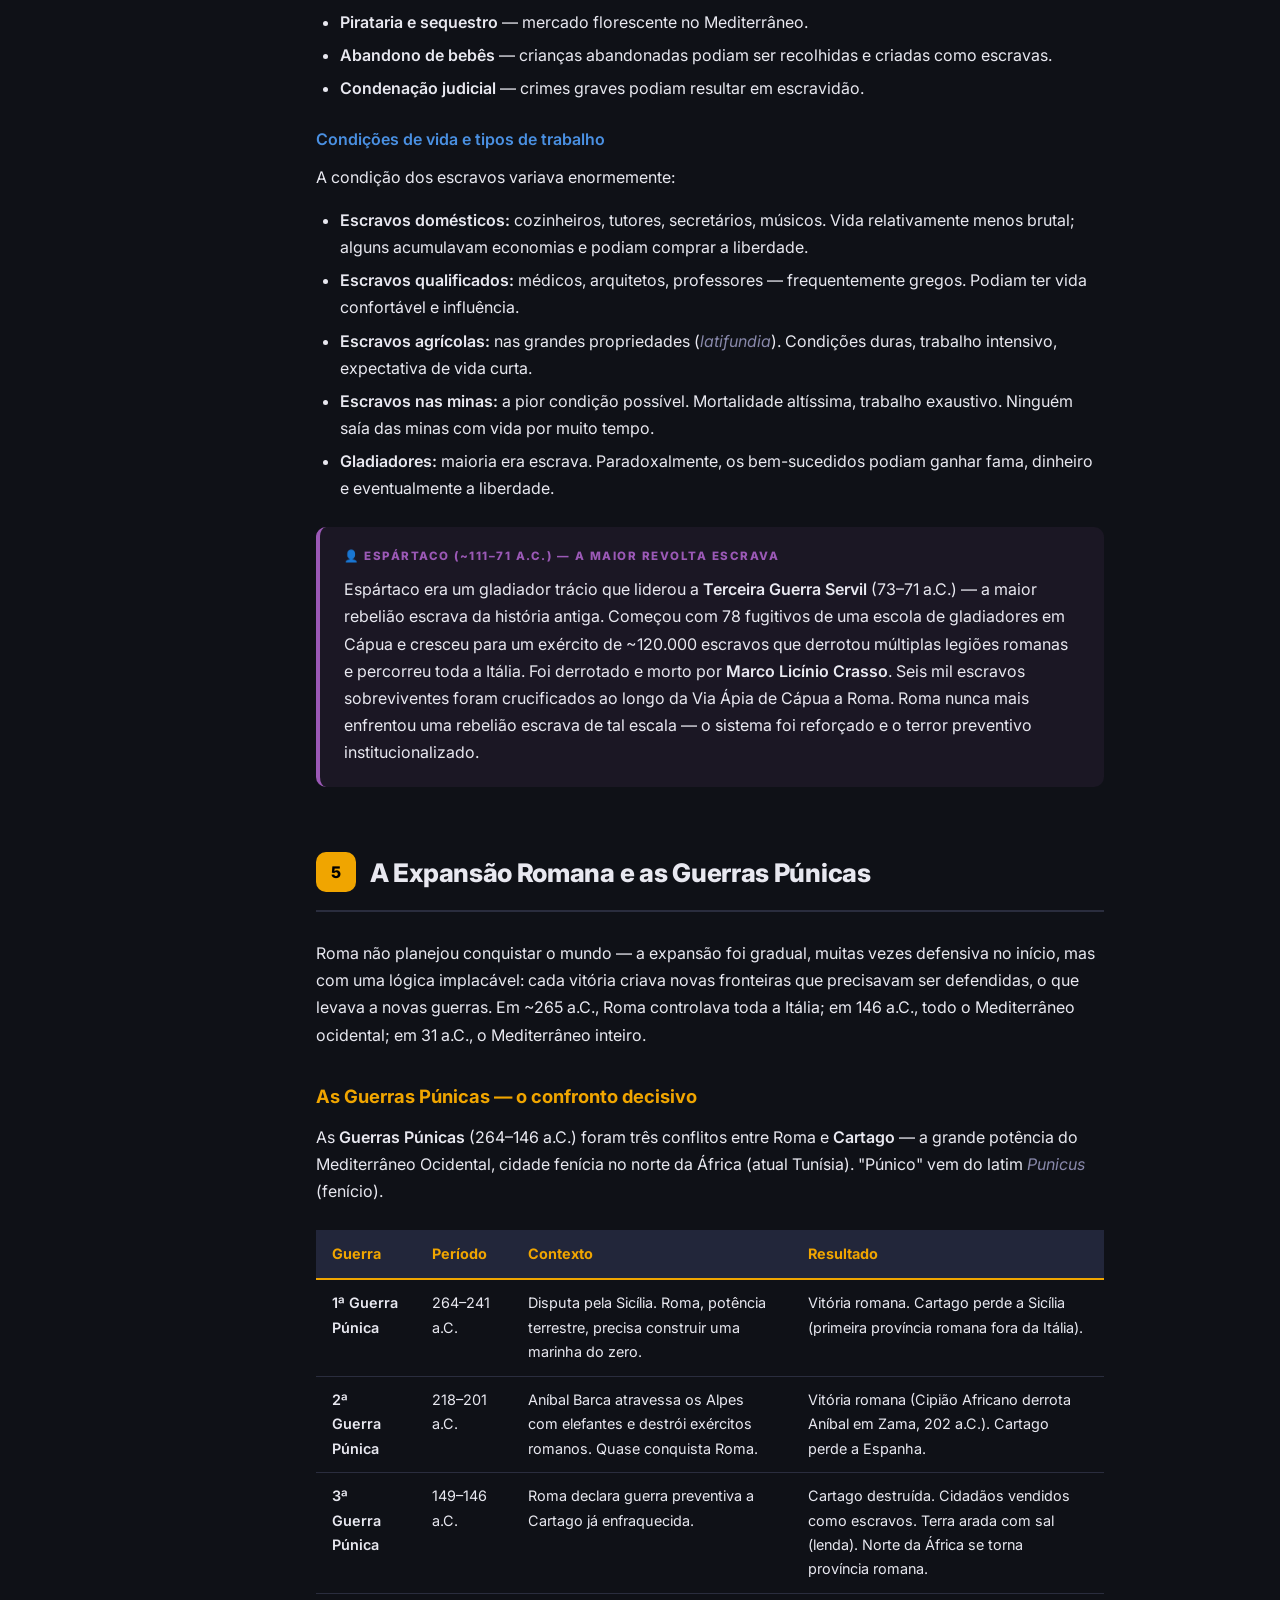
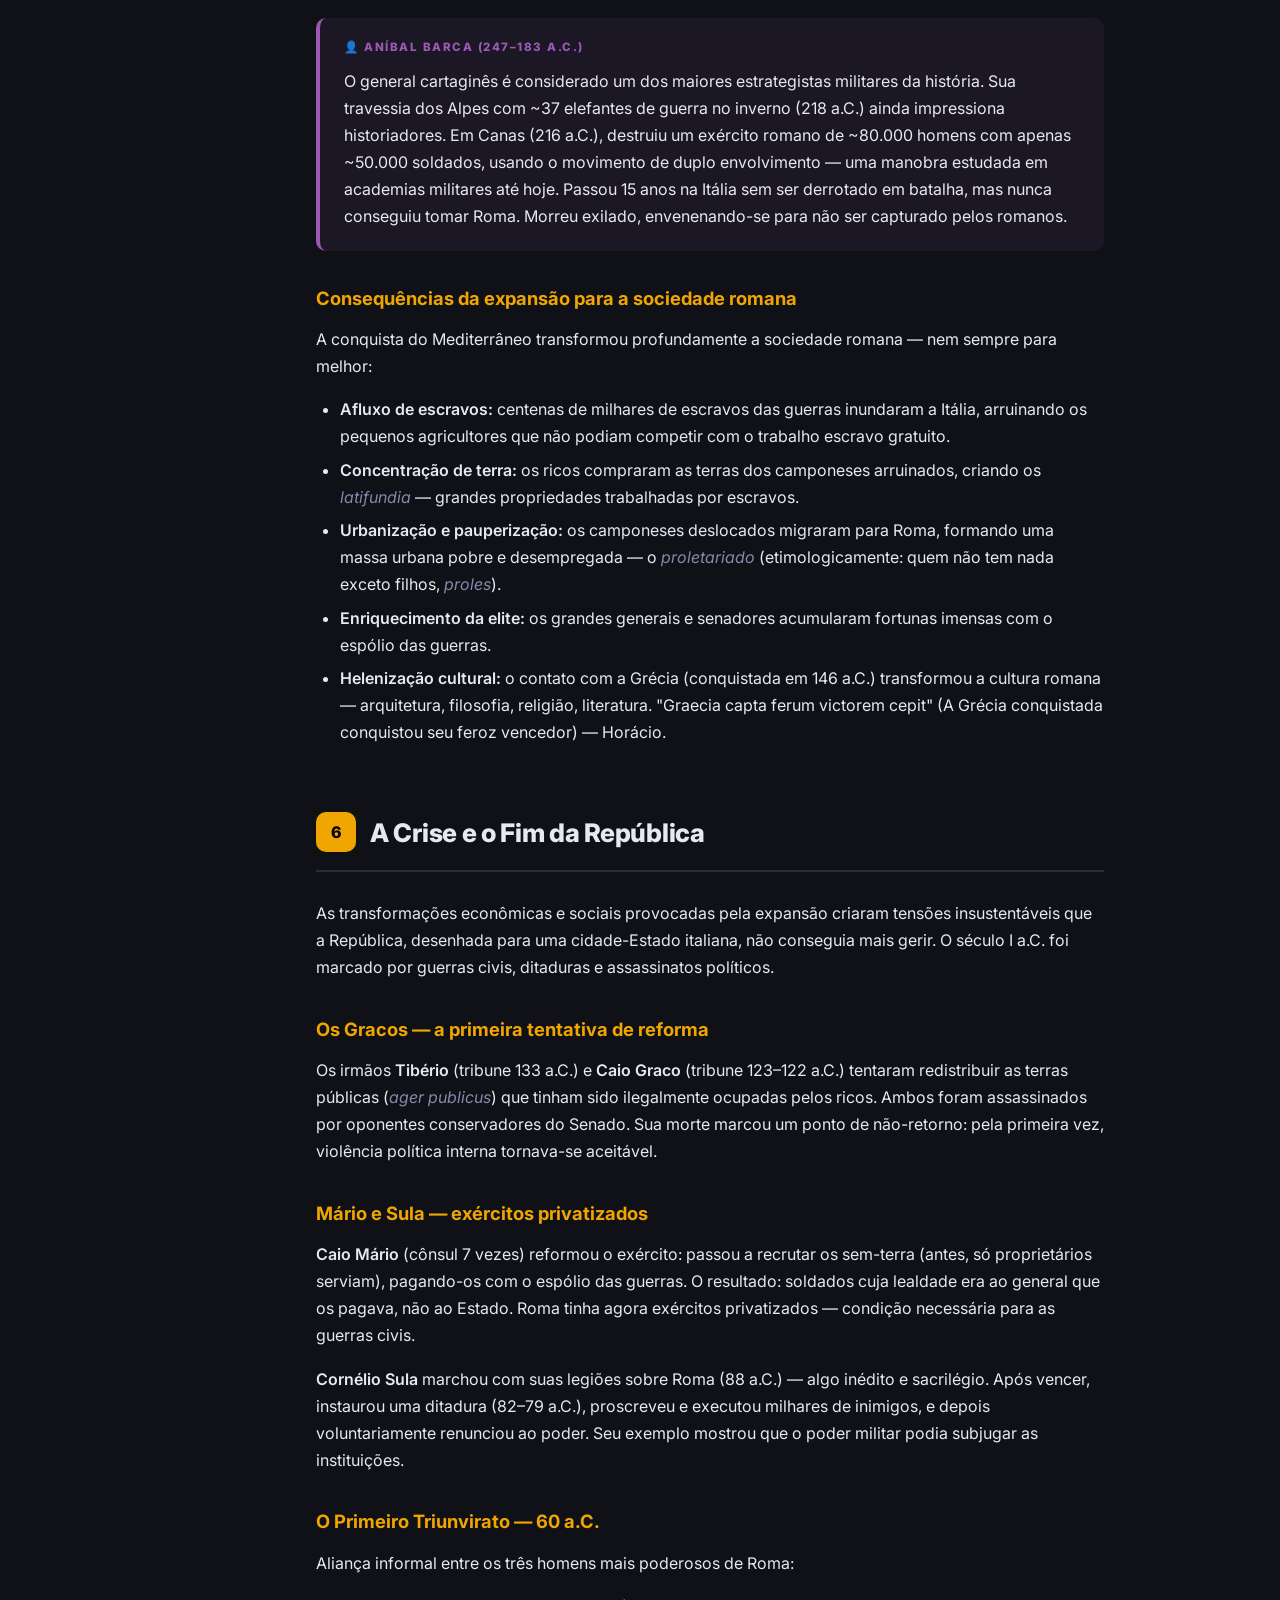
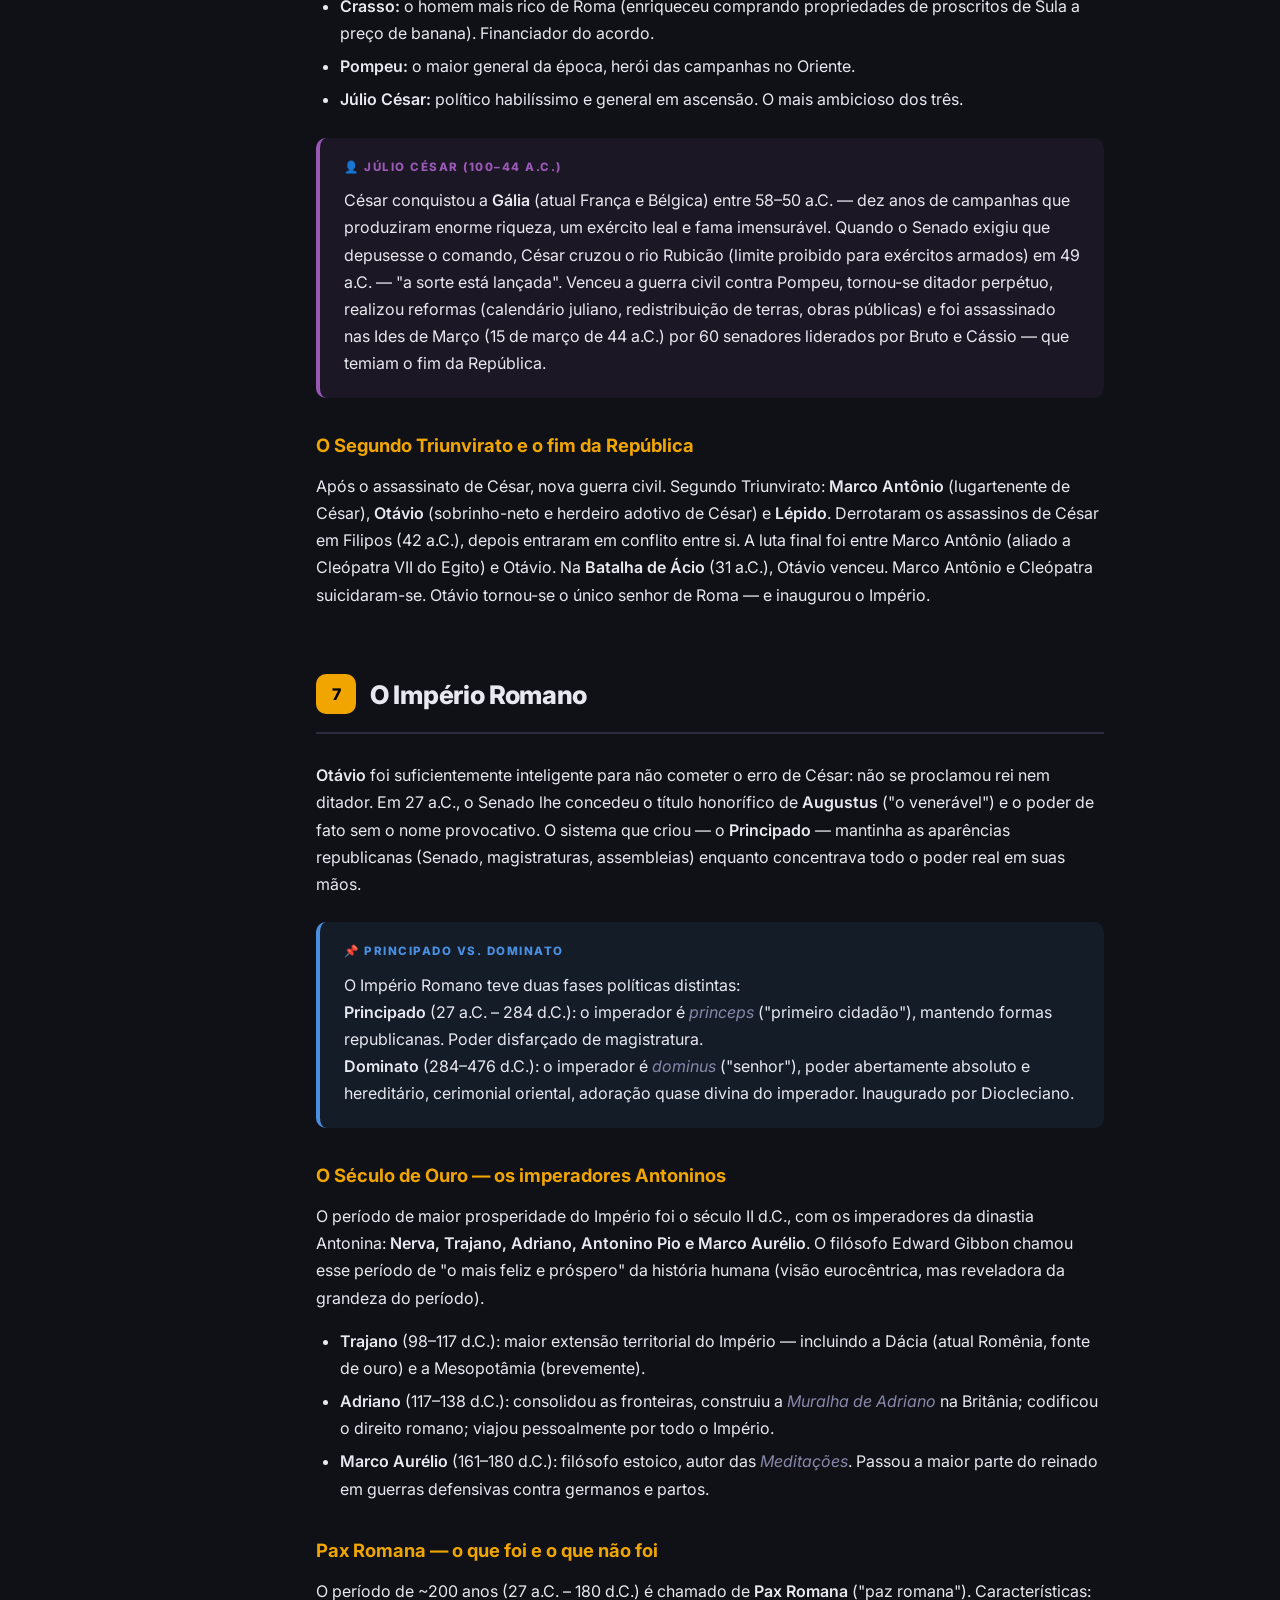
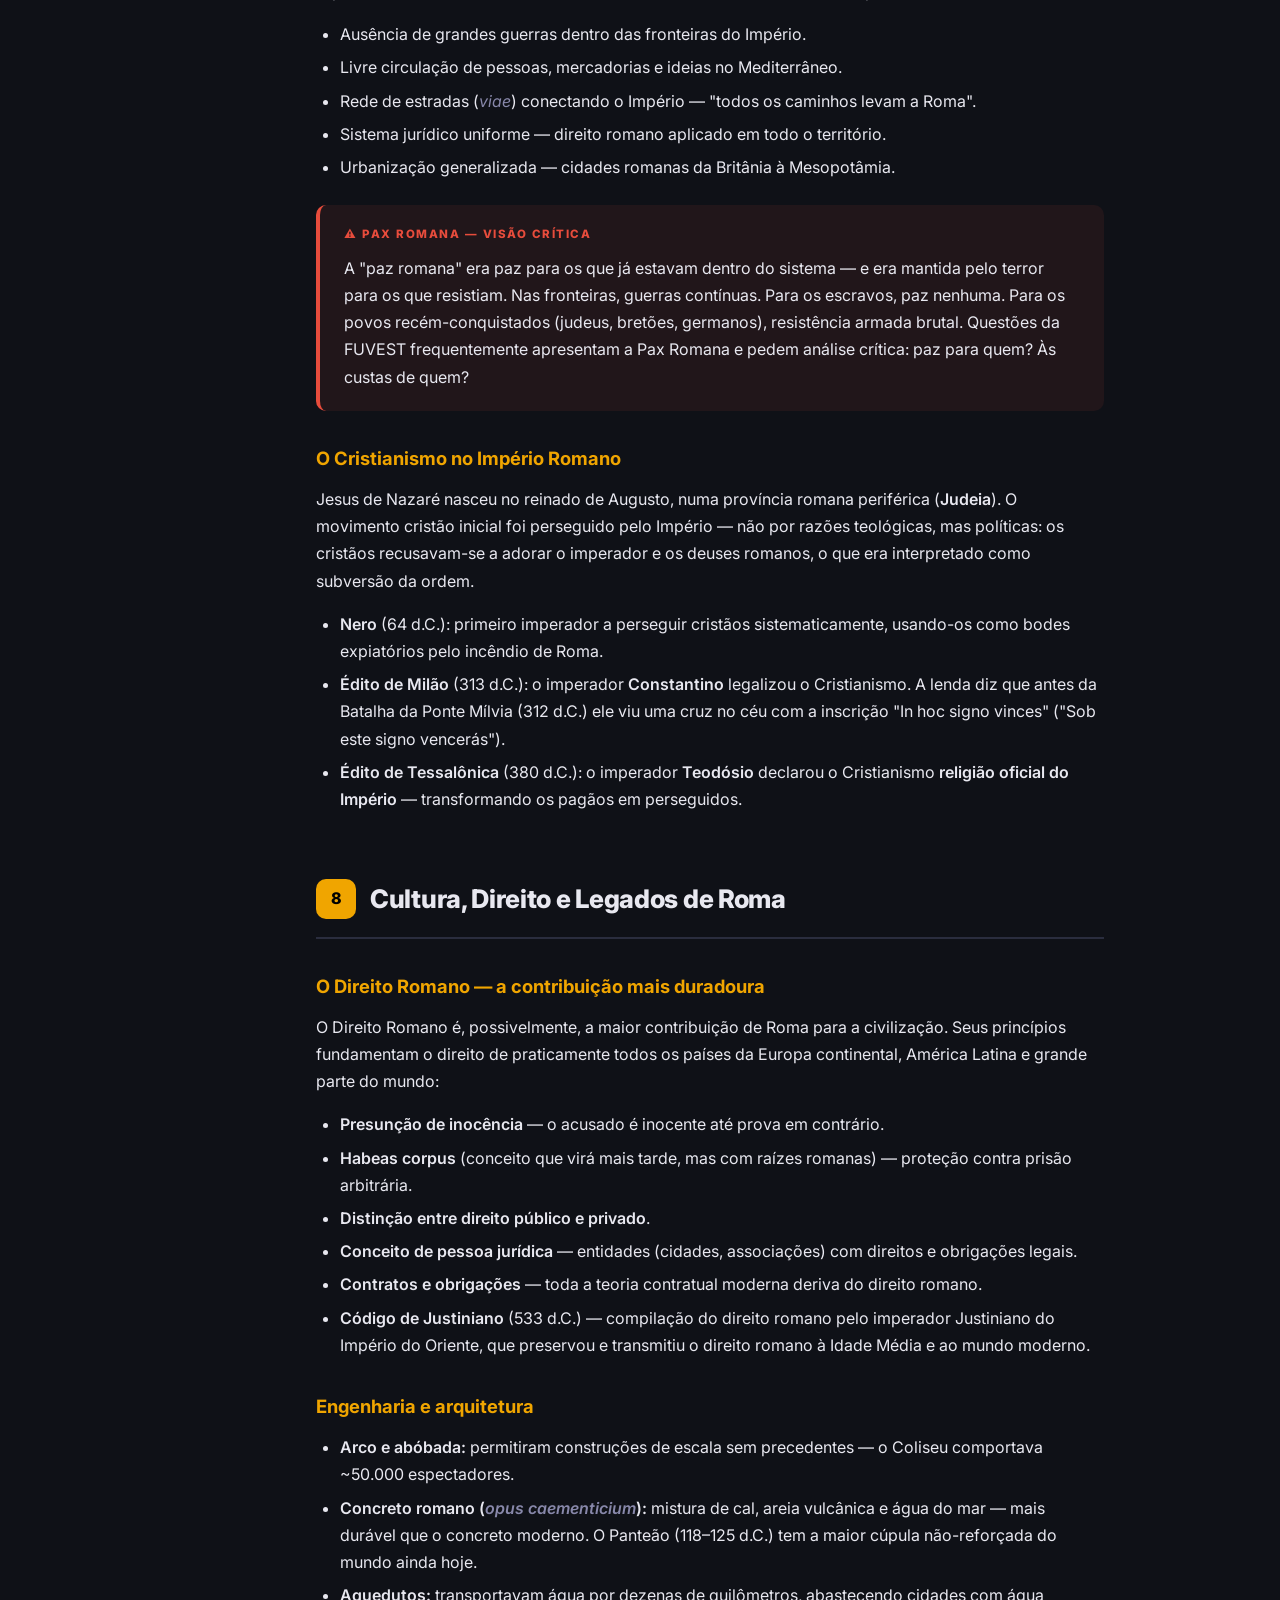
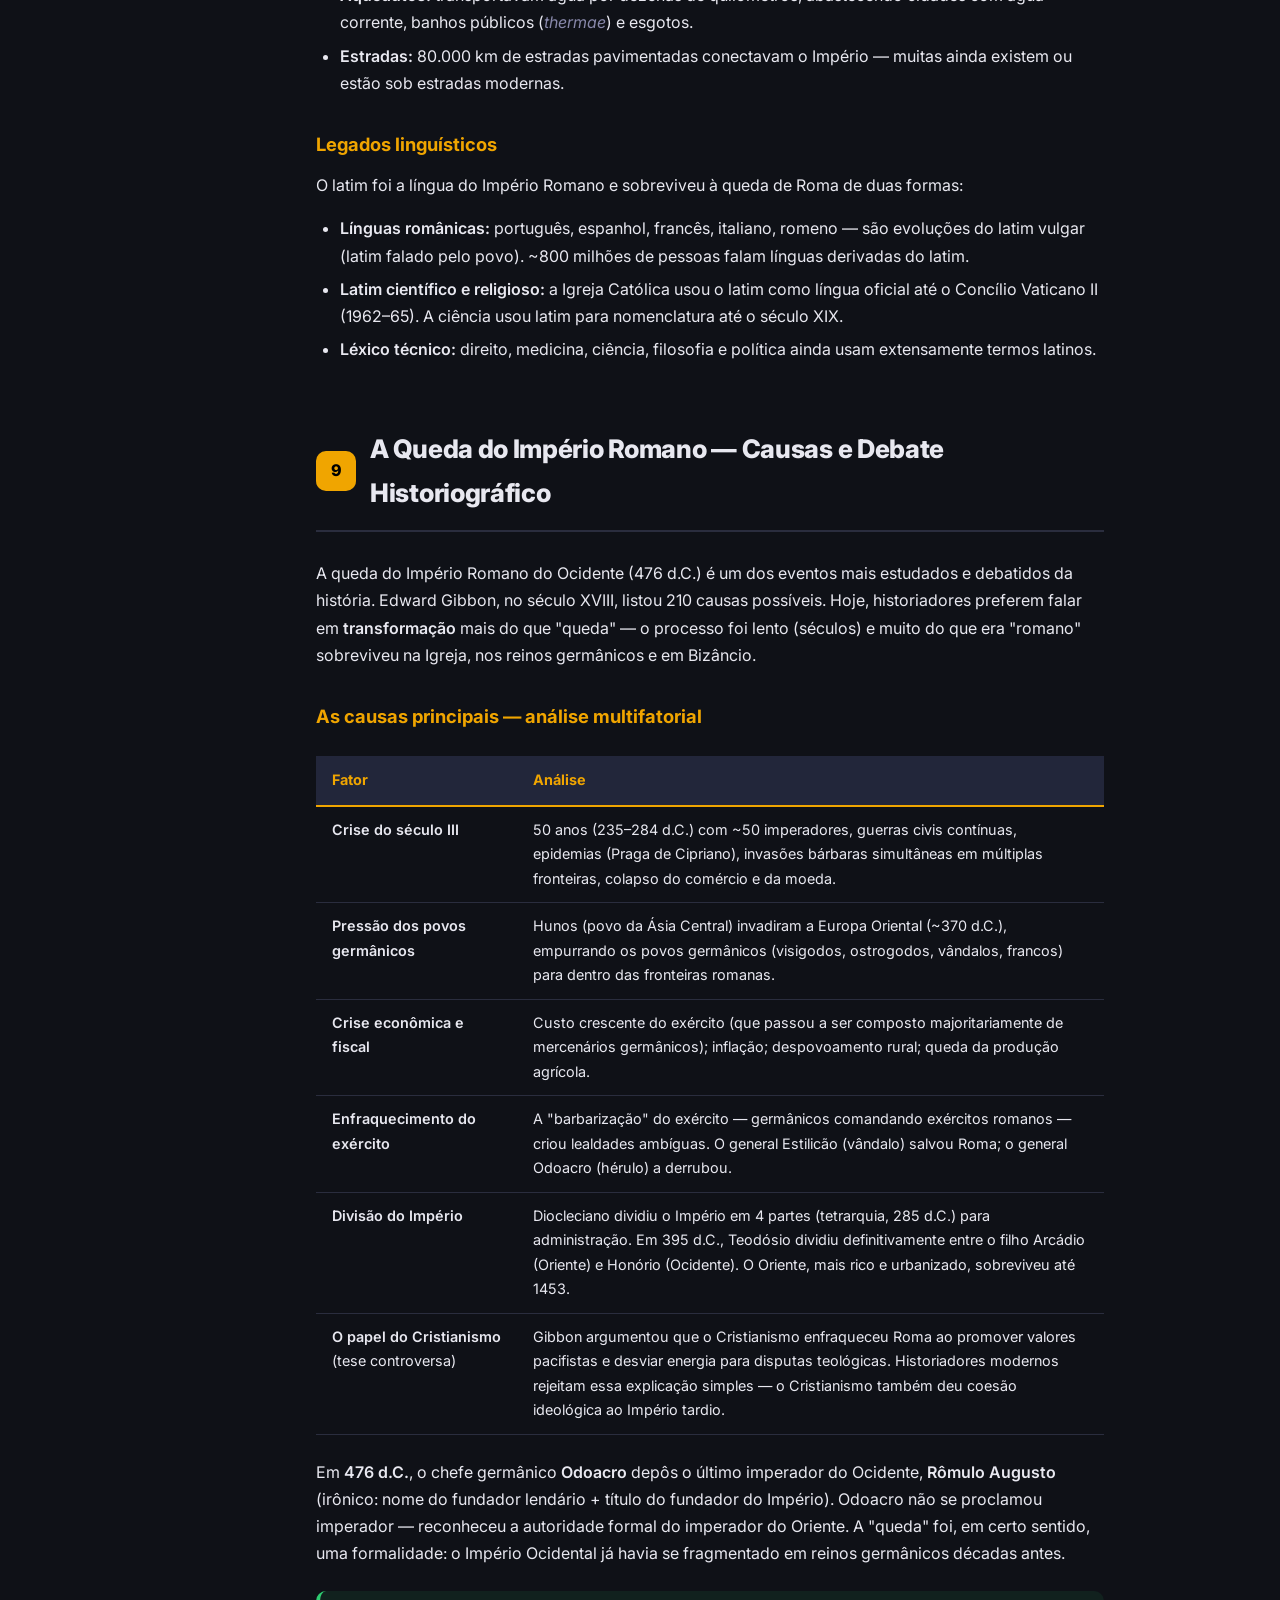
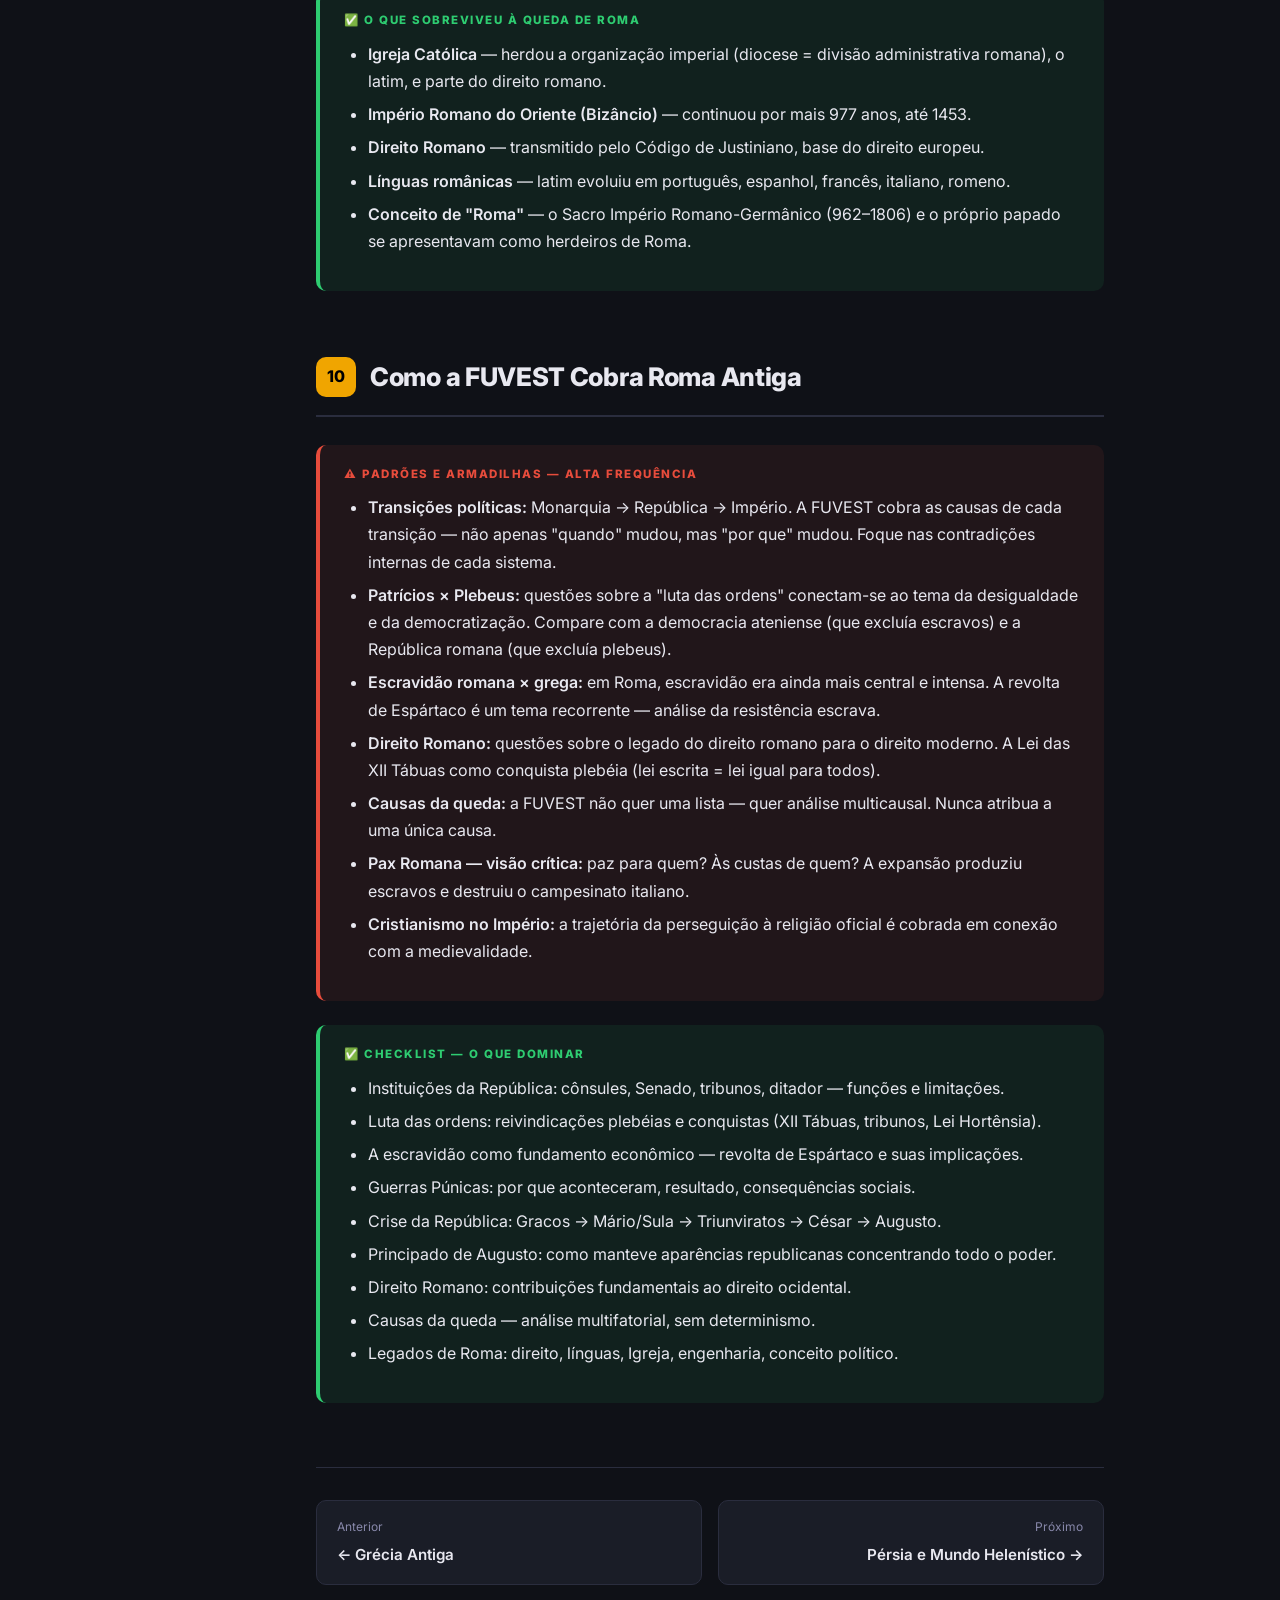
<file: bloco-01-antiguidade/05-roma.html>
<!DOCTYPE html>
<html lang="pt-BR">
<head>
  <meta charset="UTF-8" />
  <meta name="viewport" content="width=device-width, initial-scale=1.0" />
  <title>Roma Antiga — History FUVEST</title>
  <link rel="stylesheet" href="../assets/style.css" />
</head>
<body>

  <header class="topbar">
    <a class="topbar-logo" href="../index.html">History <span>/ FUVEST</span></a>
    <nav class="topbar-breadcrumb">
      <a href="../index.html">Início</a>
      <span class="sep">/</span>
      <a href="#">Bloco 01 — Antiguidade</a>
      <span class="sep">/</span>
      <span>Roma Antiga</span>
    </nav>
    <div class="topbar-right">
      <a class="btn-home" href="../index.html">← Todos os blocos</a>
    </div>
  </header>

  <div id="progress-bar"><div id="progress-bar-fill"></div></div>

  <aside class="sidebar">
    <div class="sidebar-section-title">Bloco 01 — Antiguidade</div>
    <a class="sidebar-item" href="01-pre-historia.html">← Pré-História</a>
    <a class="sidebar-item" href="02-mesopotamia.html">← Mesopotâmia</a>
    <a class="sidebar-item" href="03-egito.html">← Egito Antigo</a>
    <a class="sidebar-item" href="04-grecia.html">← Grécia Antiga</a>
    <div class="sidebar-divider"></div>
    <a class="sidebar-item active" href="#intro">Roma Antiga</a>
    <a class="sidebar-item" href="#origens">Origens e Monarquia</a>
    <a class="sidebar-item" href="#republica">A República Romana</a>
    <a class="sidebar-item" href="#sociedade-rep">Sociedade e conflitos</a>
    <a class="sidebar-item" href="#expansao">Expansão e Guerras Púnicas</a>
    <a class="sidebar-item" href="#crise">Crise da República</a>
    <a class="sidebar-item" href="#imperio">O Império Romano</a>
    <a class="sidebar-item" href="#cultura">Cultura e Legados</a>
    <a class="sidebar-item" href="#queda">Queda do Império</a>
    <a class="sidebar-item" href="#fuvest">Como a FUVEST cobra</a>
    <div class="sidebar-divider"></div>
    <a class="sidebar-item" href="06-persia-helenismo.html">→ Pérsia e Helenismo</a>
    <div class="sidebar-divider"></div>
    <a class="sidebar-simulado" href="simulado.html">📝 Simulado 50 questões</a>
  </aside>

  <main class="main">

    <div class="content-hero">
      <div class="bloco-tag">Bloco 01 · Antiguidade</div>
      <h1><span>Roma Antiga</span></h1>
      <p>De uma aldeia de pastores às margens do Tibre ao maior império do mundo ocidental. Roma inventou o direito sistemático, o conceito de república, a engenharia em escala e uma forma de universalismo cultural que moldou a Europa por dois milênios.</p>
      <div class="content-meta">
        <span>⏱ Leitura: ~50 min</span>
        <span>⭐ Peso FUVEST: Alto</span>
        <span>🎯 Transições políticas, escravidão, Direito Romano, queda do Império</span>
      </div>
    </div>

    <!-- 1. Introdução e Origens -->
    <section class="section" id="intro">
      <div class="section-header">
        <div class="section-num">1</div>
        <h2>Por que Roma importa para a FUVEST?</h2>
      </div>

      <p>Roma é estudada na FUVEST por razões muito concretas: ela criou os <strong>fundamentos jurídicos</strong> do direito ocidental, estabeleceu modelos políticos (república, senado, ditador, imperador) que ainda usamos como referência, e sua queda deu início à Idade Média — tornando-a o elo entre o mundo antigo e o medieval. Além disso, a questão da <strong>escravidão romana</strong> e as <strong>transições de regime</strong> (monarquia → república → império) são temas recorrentes.</p>

      <h3>Linha do tempo geral</h3>
      <div class="timeline">
        <div class="timeline-item">
          <div class="timeline-date">753 a.C. (data lendária)</div>
          <div class="timeline-text">Fundação de Roma por <strong>Rômulo</strong> — lenda. Arqueologicamente, aldeias no monte Palatino existiam desde ~900 a.C.</div>
        </div>
        <div class="timeline-item">
          <div class="timeline-date">753–509 a.C.</div>
          <div class="timeline-text"><strong>Período Monárquico</strong> — 7 reis (tradição), incluindo 3 etruscos. Desenvolvimento urbano inicial.</div>
        </div>
        <div class="timeline-item">
          <div class="timeline-date">509–27 a.C.</div>
          <div class="timeline-text"><strong>República Romana</strong> — governo dos cônsules e do Senado. Expansão pela Itália, Mediterrâneo e além. Crise e guerras civis no final.</div>
        </div>
        <div class="timeline-item">
          <div class="timeline-date">27 a.C. – 476 d.C.</div>
          <div class="timeline-text"><strong>Império Romano</strong> — de Augusto à queda do Império Ocidental. Apogeu (~1-2 d.C.), crise do século III, divisão (395 d.C.), queda ocidental (476 d.C.).</div>
        </div>
        <div class="timeline-item">
          <div class="timeline-date">476–1453 d.C.</div>
          <div class="timeline-text"><strong>Império Romano do Oriente</strong> (Bizâncio) continua por mais mil anos após a queda de Roma.</div>
        </div>
      </div>
    </section>

    <!-- 2. Origens e Monarquia -->
    <section class="section" id="origens">
      <div class="section-header">
        <div class="section-num">2</div>
        <h2>Origens e o Período Monárquico</h2>
      </div>

      <p>Roma surgiu numa posição estratégica: às margens do rio Tibre, no centro da Península Itálica, no cruzamento de rotas comerciais terrestres. A fundação lendária atribui a criação da cidade a <strong>Rômulo e Remo</strong> — gêmeos filhos de Marte, criados por uma loba, descendentes de Eneias (herói troiano). Rômulo teria matado Remo numa disputa e dado seu nome à cidade: <em>Roma</em>.</p>

      <p>A influência <strong>etrusca</strong> foi decisiva na formação de Roma. Os etruscos — povo de origem incerta que dominava o norte da Itália (atual Toscana) — transmitiram à Roma: técnicas de construção e drenagem, o alfabeto (que Roma adaptou), a organização do exército em legiões, práticas religiosas e o conceito de <em>fasces</em> (feixe de varas com machado — símbolo de autoridade). Os últimos três reis de Roma eram etruscos.</p>

      <div class="box box-conceito">
        <div class="box-title">📌 Os fasces e o fascismo</div>
        <p>O símbolo etrusco-romano dos <em>fasces</em> — feixe de varas com machado — representava a autoridade magistral romana. Em 1922, Benito Mussolini o ressuscitou como símbolo do seu movimento político: o <strong>fascismo</strong>. O nome do movimento deriva diretamente do símbolo romano. Essa conexão entre o mundo antigo e o século XX é o tipo de relação que a FUVEST gosta de explorar.</p>
      </div>

      <p>Em <strong>509 a.C.</strong>, segundo a tradição, os romanos expulsaram o último rei etrusco, <strong>Tarquínio, o Soberbo</strong>, após o estupro de Lucrécia (nobre romana que se suicidou após o crime). O ato fundador da República foi uma reação à tirania — narrativa que os romanos cultivaram cuidadosamente para legitimar o novo regime.</p>
    </section>

    <!-- 3. República -->
    <section class="section" id="republica">
      <div class="section-header">
        <div class="section-num">3</div>
        <h2>A República Romana — Instituições e Funcionamento</h2>
      </div>

      <p>A <strong>República</strong> (do latim <em>res publica</em> — "coisa pública") foi o sistema de governo de Roma por quase 500 anos (509–27 a.C.). Seu design institucional tentava evitar a concentração de poder num único indivíduo — o trauma da monarquia etrusca.</p>

      <h3>As instituições republicanas</h3>

      <div class="table-wrap">
        <table>
          <thead>
            <tr><th>Instituição</th><th>Composição</th><th>Função</th><th>Limitação</th></tr>
          </thead>
          <tbody>
            <tr>
              <td><strong>Cônsules</strong></td>
              <td>2 magistrados eleitos</td>
              <td>Liderança civil e militar suprema; presidiam o Senado</td>
              <td>Mandato de 1 ano; cada cônsul podia vetar o outro (<em>veto</em> = "eu proíbo")</td>
            </tr>
            <tr>
              <td><strong>Senado</strong></td>
              <td>~300 membros vitalícios (ex-magistrados)</td>
              <td>Política externa, finanças, províncias; não votava leis mas seus decretos (<em>senatus consulta</em>) tinham peso enorme</td>
              <td>Formalmente consultivo; na prática, o órgão mais poderoso da República</td>
            </tr>
            <tr>
              <td><strong>Pretores</strong></td>
              <td>Magistrados eleitos (nº variável)</td>
              <td>Administração da justiça; governadores de províncias</td>
              <td>Mandato de 1 ano</td>
            </tr>
            <tr>
              <td><strong>Censores</strong></td>
              <td>2 magistrados eleitos</td>
              <td>Censo da população; fiscalização moral dos senadores; contratos públicos</td>
              <td>Mandato de 18 meses; eleitos a cada 5 anos</td>
            </tr>
            <tr>
              <td><strong>Tribunos da Plebe</strong></td>
              <td>10 eleitos pelos plebeus</td>
              <td>Proteger os plebeus dos abusos dos patrícios; podiam vetar qualquer ato magistral</td>
              <td>Poder enorme mas limitado a Roma (sem autoridade fora da cidade)</td>
            </tr>
            <tr>
              <td><strong>Ditador</strong></td>
              <td>1 nomeado em emergências</td>
              <td>Poder absoluto por no máximo 6 meses em crise militar grave</td>
              <td>Prazo máximo de 6 meses; Cincinato é o modelo virtuoso (voltou à lavoura após a vitória)</td>
            </tr>
          </tbody>
        </table>
      </div>

      <div class="box box-conceito">
        <div class="box-title">📌 O veto e o "cursus honorum"</div>
        <p>O <em>veto</em> (latim: "eu proíbo") era o direito de qualquer magistrado de anular o ato de outro magistrado de igual ou menor hierarquia. O <em>cursus honorum</em> era a carreira política obrigatória: questor → edil → pretor → cônsul → censor. Cada cargo exigia idade mínima e intervalo de anos entre eles. Era o sistema de freios e contrapesos romano — inspiração direta para o sistema americano e europeu moderno.</p>
      </div>

      <h3>As assembleias populares</h3>
      <p>Roma tinha múltiplas assembleias com funções diferentes:</p>
      <ul>
        <li><strong>Comícios Centuriatos:</strong> votavam por centúrias (unidades militares). Como cada centúria tinha um voto independente do número de membros, e as centúrias ricas eram menores mas mais numerosas, os ricos sempre dominavam. Elegia cônsules e pretores.</li>
        <li><strong>Concílio da Plebe:</strong> assembleias exclusivas dos plebeus, presididas pelos Tribunos. Após 287 a.C. (Lei Hortênsia), suas decisões (<em>plebiscita</em>) tinham força de lei para todos os romanos.</li>
        <li><strong>Comícios Tributos:</strong> votavam por tribos geográficas. Elegia magistrados menores.</li>
      </ul>
    </section>

    <!-- 4. Sociedade -->
    <section class="section" id="sociedade-rep">
      <div class="section-header">
        <div class="section-num">4</div>
        <h2>Sociedade Romana e os Conflitos Internos</h2>
      </div>

      <h3>Patrícios × Plebeus — a luta das ordens</h3>
      <p>A grande tensão interna da República foi a <strong>"luta das ordens"</strong> entre patrícios e plebeus, que durou do século V ao III a.C.:</p>

      <div class="table-wrap">
        <table>
          <thead>
            <tr><th></th><th>Patrícios</th><th>Plebeus</th></tr>
          </thead>
          <tbody>
            <tr><td><strong>Origem</strong></td><td>Famílias aristocráticas com ascendência nos fundadores de Roma</td><td>Todos os demais cidadãos livres</td></tr>
            <tr><td><strong>Composição</strong></td><td>Minoria numericamente pequena mas enormemente rica e poderosa</td><td>Maioria: camponeses, artesãos, comerciantes e também ricos</td></tr>
            <tr><td><strong>Privilégios iniciais</strong></td><td>Monopólio dos cargos políticos e sacerdotais; acesso exclusivo ao Senado; casamentos mistos proibidos</td><td>Nenhum cargo público; leis não escritas (interpretadas pelos patrícios)</td></tr>
          </tbody>
        </table>
      </div>

      <p>As principais conquistas plebéias ao longo do tempo:</p>
      <div class="timeline">
        <div class="timeline-item">
          <div class="timeline-date">494 a.C.</div>
          <div class="timeline-text"><strong>Criação dos Tribunos da Plebe</strong> após a "Secessão do Monte Sagrado" — os plebeus abandonaram coletivamente Roma e acamparam fora, forçando negociação (primeira greve geral da história?).</div>
        </div>
        <div class="timeline-item">
          <div class="timeline-date">450 a.C.</div>
          <div class="timeline-text"><strong>Lei das XII Tábuas</strong> — primeira codificação do direito romano. Inscrita em 12 tábuas de bronze expostas no Fórum. Tornou as leis públicas e iguais para todos (antes, apenas patrícios conheciam as leis não escritas).</div>
        </div>
        <div class="timeline-item">
          <div class="timeline-date">445 a.C.</div>
          <div class="timeline-text">Lei Canuleia: autoriza casamentos entre patrícios e plebeus.</div>
        </div>
        <div class="timeline-item">
          <div class="timeline-date">367 a.C.</div>
          <div class="timeline-text">Leis Licínio-Sêxtias: um dos dois cônsules deve ser plebeu.</div>
        </div>
        <div class="timeline-item">
          <div class="timeline-date">287 a.C.</div>
          <div class="timeline-text"><strong>Lei Hortênsia</strong> — decisões do Concílio da Plebe (plebiscitos) têm força de lei para todos os romanos. Fim formal da "luta das ordens".</div>
        </div>
      </div>

      <h3>A escravidão em Roma</h3>
      <p>Roma foi uma das <strong>sociedades escravistas</strong> mais extremas da história. No auge do Império, estima-se que <strong>30–40% da população italiana era escrava</strong> — 2 a 3 milhões de pessoas numa população de ~7 milhões. A escravidão não era marginal: era o fundamento econômico da civilização romana.</p>

      <h4>Fontes de escravos</h4>
      <ul>
        <li><strong>Guerras de conquista</strong> — a principal fonte. Após cada vitória, os vencidos eram vendidos como escravos. As Guerras Púnicas, a conquista da Grécia e as Guerras Gálicas produziram centenas de milhares de escravos.</li>
        <li><strong>Filhos de escravas</strong> — nasciam escravos.</li>
        <li><strong>Pirataria e sequestro</strong> — mercado florescente no Mediterrâneo.</li>
        <li><strong>Abandono de bebês</strong> — crianças abandonadas podiam ser recolhidas e criadas como escravas.</li>
        <li><strong>Condenação judicial</strong> — crimes graves podiam resultar em escravidão.</li>
      </ul>

      <h4>Condições de vida e tipos de trabalho</h4>
      <p>A condição dos escravos variava enormemente:</p>
      <ul>
        <li><strong>Escravos domésticos:</strong> cozinheiros, tutores, secretários, músicos. Vida relativamente menos brutal; alguns acumulavam economias e podiam comprar a liberdade.</li>
        <li><strong>Escravos qualificados:</strong> médicos, arquitetos, professores — frequentemente gregos. Podiam ter vida confortável e influência.</li>
        <li><strong>Escravos agrícolas:</strong> nas grandes propriedades (<em>latifundia</em>). Condições duras, trabalho intensivo, expectativa de vida curta.</li>
        <li><strong>Escravos nas minas:</strong> a pior condição possível. Mortalidade altíssima, trabalho exaustivo. Ninguém saía das minas com vida por muito tempo.</li>
        <li><strong>Gladiadores:</strong> maioria era escrava. Paradoxalmente, os bem-sucedidos podiam ganhar fama, dinheiro e eventualmente a liberdade.</li>
      </ul>

      <div class="box box-personagem">
        <div class="box-title">👤 Espártaco (~111–71 a.C.) — a maior revolta escrava</div>
        <p>Espártaco era um gladiador trácio que liderou a <strong>Terceira Guerra Servil</strong> (73–71 a.C.) — a maior rebelião escrava da história antiga. Começou com 78 fugitivos de uma escola de gladiadores em Cápua e cresceu para um exército de ~120.000 escravos que derrotou múltiplas legiões romanas e percorreu toda a Itália. Foi derrotado e morto por <strong>Marco Licínio Crasso</strong>. Seis mil escravos sobreviventes foram crucificados ao longo da Via Ápia de Cápua a Roma. Roma nunca mais enfrentou uma rebelião escrava de tal escala — o sistema foi reforçado e o terror preventivo institucionalizado.</p>
      </div>
    </section>

    <!-- 5. Expansão -->
    <section class="section" id="expansao">
      <div class="section-header">
        <div class="section-num">5</div>
        <h2>A Expansão Romana e as Guerras Púnicas</h2>
      </div>

      <p>Roma não planejou conquistar o mundo — a expansão foi gradual, muitas vezes defensiva no início, mas com uma lógica implacável: cada vitória criava novas fronteiras que precisavam ser defendidas, o que levava a novas guerras. Em ~265 a.C., Roma controlava toda a Itália; em 146 a.C., todo o Mediterrâneo ocidental; em 31 a.C., o Mediterrâneo inteiro.</p>

      <h3>As Guerras Púnicas — o confronto decisivo</h3>
      <p>As <strong>Guerras Púnicas</strong> (264–146 a.C.) foram três conflitos entre Roma e <strong>Cartago</strong> — a grande potência do Mediterrâneo Ocidental, cidade fenícia no norte da África (atual Tunísia). "Púnico" vem do latim <em>Punicus</em> (fenício).</p>

      <div class="table-wrap">
        <table>
          <thead>
            <tr><th>Guerra</th><th>Período</th><th>Contexto</th><th>Resultado</th></tr>
          </thead>
          <tbody>
            <tr>
              <td><strong>1ª Guerra Púnica</strong></td>
              <td>264–241 a.C.</td>
              <td>Disputa pela Sicília. Roma, potência terrestre, precisa construir uma marinha do zero.</td>
              <td>Vitória romana. Cartago perde a Sicília (primeira província romana fora da Itália).</td>
            </tr>
            <tr>
              <td><strong>2ª Guerra Púnica</strong></td>
              <td>218–201 a.C.</td>
              <td>Aníbal Barca atravessa os Alpes com elefantes e destrói exércitos romanos. Quase conquista Roma.</td>
              <td>Vitória romana (Cipião Africano derrota Aníbal em Zama, 202 a.C.). Cartago perde a Espanha.</td>
            </tr>
            <tr>
              <td><strong>3ª Guerra Púnica</strong></td>
              <td>149–146 a.C.</td>
              <td>Roma declara guerra preventiva a Cartago já enfraquecida.</td>
              <td>Cartago destruída. Cidadãos vendidos como escravos. Terra arada com sal (lenda). Norte da África se torna província romana.</td>
            </tr>
          </tbody>
        </table>
      </div>

      <div class="box box-personagem">
        <div class="box-title">👤 Aníbal Barca (247–183 a.C.)</div>
        <p>O general cartaginês é considerado um dos maiores estrategistas militares da história. Sua travessia dos Alpes com ~37 elefantes de guerra no inverno (218 a.C.) ainda impressiona historiadores. Em Canas (216 a.C.), destruiu um exército romano de ~80.000 homens com apenas ~50.000 soldados, usando o movimento de duplo envolvimento — uma manobra estudada em academias militares até hoje. Passou 15 anos na Itália sem ser derrotado em batalha, mas nunca conseguiu tomar Roma. Morreu exilado, envenenando-se para não ser capturado pelos romanos.</p>
      </div>

      <h3>Consequências da expansão para a sociedade romana</h3>
      <p>A conquista do Mediterrâneo transformou profundamente a sociedade romana — nem sempre para melhor:</p>
      <ul>
        <li><strong>Afluxo de escravos:</strong> centenas de milhares de escravos das guerras inundaram a Itália, arruinando os pequenos agricultores que não podiam competir com o trabalho escravo gratuito.</li>
        <li><strong>Concentração de terra:</strong> os ricos compraram as terras dos camponeses arruinados, criando os <em>latifundia</em> — grandes propriedades trabalhadas por escravos.</li>
        <li><strong>Urbanização e pauperização:</strong> os camponeses deslocados migraram para Roma, formando uma massa urbana pobre e desempregada — o <em>proletariado</em> (etimologicamente: quem não tem nada exceto filhos, <em>proles</em>).</li>
        <li><strong>Enriquecimento da elite:</strong> os grandes generais e senadores acumularam fortunas imensas com o espólio das guerras.</li>
        <li><strong>Helenização cultural:</strong> o contato com a Grécia (conquistada em 146 a.C.) transformou a cultura romana — arquitetura, filosofia, religião, literatura. "Graecia capta ferum victorem cepit" (A Grécia conquistada conquistou seu feroz vencedor) — Horácio.</li>
      </ul>
    </section>

    <!-- 6. Crise da República -->
    <section class="section" id="crise">
      <div class="section-header">
        <div class="section-num">6</div>
        <h2>A Crise e o Fim da República</h2>
      </div>

      <p>As transformações econômicas e sociais provocadas pela expansão criaram tensões insustentáveis que a República, desenhada para uma cidade-Estado italiana, não conseguia mais gerir. O século I a.C. foi marcado por guerras civis, ditaduras e assassinatos políticos.</p>

      <h3>Os Gracos — a primeira tentativa de reforma</h3>
      <p>Os irmãos <strong>Tibério</strong> (tribune 133 a.C.) e <strong>Caio Graco</strong> (tribune 123–122 a.C.) tentaram redistribuir as terras públicas (<em>ager publicus</em>) que tinham sido ilegalmente ocupadas pelos ricos. Ambos foram assassinados por oponentes conservadores do Senado. Sua morte marcou um ponto de não-retorno: pela primeira vez, violência política interna tornava-se aceitável.</p>

      <h3>Mário e Sula — exércitos privatizados</h3>
      <p><strong>Caio Mário</strong> (cônsul 7 vezes) reformou o exército: passou a recrutar os sem-terra (antes, só proprietários serviam), pagando-os com o espólio das guerras. O resultado: soldados cuja lealdade era ao general que os pagava, não ao Estado. Roma tinha agora exércitos privatizados — condição necessária para as guerras civis.</p>
      <p><strong>Cornélio Sula</strong> marchou com suas legiões sobre Roma (88 a.C.) — algo inédito e sacrilégio. Após vencer, instaurou uma ditadura (82–79 a.C.), proscreveu e executou milhares de inimigos, e depois voluntariamente renunciou ao poder. Seu exemplo mostrou que o poder militar podia subjugar as instituições.</p>

      <h3>O Primeiro Triunvirato — 60 a.C.</h3>
      <p>Aliança informal entre os três homens mais poderosos de Roma:</p>
      <ul>
        <li><strong>Crasso:</strong> o homem mais rico de Roma (enriqueceu comprando propriedades de proscritos de Sula a preço de banana). Financiador do acordo.</li>
        <li><strong>Pompeu:</strong> o maior general da época, herói das campanhas no Oriente.</li>
        <li><strong>Júlio César:</strong> político habilíssimo e general em ascensão. O mais ambicioso dos três.</li>
      </ul>

      <div class="box box-personagem">
        <div class="box-title">👤 Júlio César (100–44 a.C.)</div>
        <p>César conquistou a <strong>Gália</strong> (atual França e Bélgica) entre 58–50 a.C. — dez anos de campanhas que produziram enorme riqueza, um exército leal e fama imensurável. Quando o Senado exigiu que depusesse o comando, César cruzou o rio Rubicão (limite proibido para exércitos armados) em 49 a.C. — "a sorte está lançada". Venceu a guerra civil contra Pompeu, tornou-se ditador perpétuo, realizou reformas (calendário juliano, redistribuição de terras, obras públicas) e foi assassinado nas Ides de Março (15 de março de 44 a.C.) por 60 senadores liderados por Bruto e Cássio — que temiam o fim da República.</p>
      </div>

      <h3>O Segundo Triunvirato e o fim da República</h3>
      <p>Após o assassinato de César, nova guerra civil. Segundo Triunvirato: <strong>Marco Antônio</strong> (lugartenente de César), <strong>Otávio</strong> (sobrinho-neto e herdeiro adotivo de César) e <strong>Lépido</strong>. Derrotaram os assassinos de César em Filipos (42 a.C.), depois entraram em conflito entre si. A luta final foi entre Marco Antônio (aliado a Cleópatra VII do Egito) e Otávio. Na <strong>Batalha de Ácio</strong> (31 a.C.), Otávio venceu. Marco Antônio e Cleópatra suicidaram-se. Otávio tornou-se o único senhor de Roma — e inaugurou o Império.</p>
    </section>

    <!-- 7. Império -->
    <section class="section" id="imperio">
      <div class="section-header">
        <div class="section-num">7</div>
        <h2>O Império Romano</h2>
      </div>

      <p><strong>Otávio</strong> foi suficientemente inteligente para não cometer o erro de César: não se proclamou rei nem ditador. Em 27 a.C., o Senado lhe concedeu o título honorífico de <strong>Augustus</strong> ("o venerável") e o poder de fato sem o nome provocativo. O sistema que criou — o <strong>Principado</strong> — mantinha as aparências republicanas (Senado, magistraturas, assembleias) enquanto concentrava todo o poder real em suas mãos.</p>

      <div class="box box-conceito">
        <div class="box-title">📌 Principado vs. Dominato</div>
        <p>O Império Romano teve duas fases políticas distintas:<br/>
        <strong>Principado</strong> (27 a.C. – 284 d.C.): o imperador é <em>princeps</em> ("primeiro cidadão"), mantendo formas republicanas. Poder disfarçado de magistratura.<br/>
        <strong>Dominato</strong> (284–476 d.C.): o imperador é <em>dominus</em> ("senhor"), poder abertamente absoluto e hereditário, cerimonial oriental, adoração quase divina do imperador. Inaugurado por Diocleciano.</p>
      </div>

      <h3>O Século de Ouro — os imperadores Antoninos</h3>
      <p>O período de maior prosperidade do Império foi o século II d.C., com os imperadores da dinastia Antonina: <strong>Nerva, Trajano, Adriano, Antonino Pio e Marco Aurélio</strong>. O filósofo Edward Gibbon chamou esse período de "o mais feliz e próspero" da história humana (visão eurocêntrica, mas reveladora da grandeza do período).</p>

      <ul>
        <li><strong>Trajano</strong> (98–117 d.C.): maior extensão territorial do Império — incluindo a Dácia (atual Romênia, fonte de ouro) e a Mesopotâmia (brevemente).</li>
        <li><strong>Adriano</strong> (117–138 d.C.): consolidou as fronteiras, construiu a <em>Muralha de Adriano</em> na Britânia; codificou o direito romano; viajou pessoalmente por todo o Império.</li>
        <li><strong>Marco Aurélio</strong> (161–180 d.C.): filósofo estoico, autor das <em>Meditações</em>. Passou a maior parte do reinado em guerras defensivas contra germanos e partos.</li>
      </ul>

      <h3>Pax Romana — o que foi e o que não foi</h3>
      <p>O período de ~200 anos (27 a.C. – 180 d.C.) é chamado de <strong>Pax Romana</strong> ("paz romana"). Características:</p>
      <ul>
        <li>Ausência de grandes guerras dentro das fronteiras do Império.</li>
        <li>Livre circulação de pessoas, mercadorias e ideias no Mediterrâneo.</li>
        <li>Rede de estradas (<em>viae</em>) conectando o Império — "todos os caminhos levam a Roma".</li>
        <li>Sistema jurídico uniforme — direito romano aplicado em todo o território.</li>
        <li>Urbanização generalizada — cidades romanas da Britânia à Mesopotâmia.</li>
      </ul>
      <div class="box box-fuvest">
        <div class="box-title">⚠️ Pax Romana — visão crítica</div>
        <p>A "paz romana" era paz para os que já estavam dentro do sistema — e era mantida pelo terror para os que resistiam. Nas fronteiras, guerras contínuas. Para os escravos, paz nenhuma. Para os povos recém-conquistados (judeus, bretões, germanos), resistência armada brutal. Questões da FUVEST frequentemente apresentam a Pax Romana e pedem análise crítica: paz para quem? Às custas de quem?</p>
      </div>

      <h3>O Cristianismo no Império Romano</h3>
      <p>Jesus de Nazaré nasceu no reinado de Augusto, numa província romana periférica (<strong>Judeia</strong>). O movimento cristão inicial foi perseguido pelo Império — não por razões teológicas, mas políticas: os cristãos recusavam-se a adorar o imperador e os deuses romanos, o que era interpretado como subversão da ordem.</p>
      <ul>
        <li><strong>Nero</strong> (64 d.C.): primeiro imperador a perseguir cristãos sistematicamente, usando-os como bodes expiatórios pelo incêndio de Roma.</li>
        <li><strong>Édito de Milão</strong> (313 d.C.): o imperador <strong>Constantino</strong> legalizou o Cristianismo. A lenda diz que antes da Batalha da Ponte Mílvia (312 d.C.) ele viu uma cruz no céu com a inscrição "In hoc signo vinces" ("Sob este signo vencerás").</li>
        <li><strong>Édito de Tessalônica</strong> (380 d.C.): o imperador <strong>Teodósio</strong> declarou o Cristianismo <strong>religião oficial do Império</strong> — transformando os pagãos em perseguidos.</li>
      </ul>
    </section>

    <!-- 8. Cultura e Legados -->
    <section class="section" id="cultura">
      <div class="section-header">
        <div class="section-num">8</div>
        <h2>Cultura, Direito e Legados de Roma</h2>
      </div>

      <h3>O Direito Romano — a contribuição mais duradoura</h3>
      <p>O Direito Romano é, possivelmente, a maior contribuição de Roma para a civilização. Seus princípios fundamentam o direito de praticamente todos os países da Europa continental, América Latina e grande parte do mundo:</p>
      <ul>
        <li><strong>Presunção de inocência</strong> — o acusado é inocente até prova em contrário.</li>
        <li><strong>Habeas corpus</strong> (conceito que virá mais tarde, mas com raízes romanas) — proteção contra prisão arbitrária.</li>
        <li><strong>Distinção entre direito público e privado</strong>.</li>
        <li><strong>Conceito de pessoa jurídica</strong> — entidades (cidades, associações) com direitos e obrigações legais.</li>
        <li><strong>Contratos e obrigações</strong> — toda a teoria contratual moderna deriva do direito romano.</li>
        <li><strong>Código de Justiniano</strong> (533 d.C.) — compilação do direito romano pelo imperador Justiniano do Império do Oriente, que preservou e transmitiu o direito romano à Idade Média e ao mundo moderno.</li>
      </ul>

      <h3>Engenharia e arquitetura</h3>
      <ul>
        <li><strong>Arco e abóbada:</strong> permitiram construções de escala sem precedentes — o Coliseu comportava ~50.000 espectadores.</li>
        <li><strong>Concreto romano (<em>opus caementicium</em>):</strong> mistura de cal, areia vulcânica e água do mar — mais durável que o concreto moderno. O Panteão (118–125 d.C.) tem a maior cúpula não-reforçada do mundo ainda hoje.</li>
        <li><strong>Aquedutos:</strong> transportavam água por dezenas de quilômetros, abastecendo cidades com água corrente, banhos públicos (<em>thermae</em>) e esgotos.</li>
        <li><strong>Estradas:</strong> 80.000 km de estradas pavimentadas conectavam o Império — muitas ainda existem ou estão sob estradas modernas.</li>
      </ul>

      <h3>Legados linguísticos</h3>
      <p>O latim foi a língua do Império Romano e sobreviveu à queda de Roma de duas formas:</p>
      <ul>
        <li><strong>Línguas românicas:</strong> português, espanhol, francês, italiano, romeno — são evoluções do latim vulgar (latim falado pelo povo). ~800 milhões de pessoas falam línguas derivadas do latim.</li>
        <li><strong>Latim científico e religioso:</strong> a Igreja Católica usou o latim como língua oficial até o Concílio Vaticano II (1962–65). A ciência usou latim para nomenclatura até o século XIX.</li>
        <li><strong>Léxico técnico:</strong> direito, medicina, ciência, filosofia e política ainda usam extensamente termos latinos.</li>
      </ul>
    </section>

    <!-- 9. Queda -->
    <section class="section" id="queda">
      <div class="section-header">
        <div class="section-num">9</div>
        <h2>A Queda do Império Romano — Causas e Debate Historiográfico</h2>
      </div>

      <p>A queda do Império Romano do Ocidente (476 d.C.) é um dos eventos mais estudados e debatidos da história. Edward Gibbon, no século XVIII, listou 210 causas possíveis. Hoje, historiadores preferem falar em <strong>transformação</strong> mais do que "queda" — o processo foi lento (séculos) e muito do que era "romano" sobreviveu na Igreja, nos reinos germânicos e em Bizâncio.</p>

      <h3>As causas principais — análise multifatorial</h3>

      <div class="table-wrap">
        <table>
          <thead>
            <tr><th>Fator</th><th>Análise</th></tr>
          </thead>
          <tbody>
            <tr>
              <td><strong>Crise do século III</strong></td>
              <td>50 anos (235–284 d.C.) com ~50 imperadores, guerras civis contínuas, epidemias (Praga de Cipriano), invasões bárbaras simultâneas em múltiplas fronteiras, colapso do comércio e da moeda.</td>
            </tr>
            <tr>
              <td><strong>Pressão dos povos germânicos</strong></td>
              <td>Hunos (povo da Ásia Central) invadiram a Europa Oriental (~370 d.C.), empurrando os povos germânicos (visigodos, ostrogodos, vândalos, francos) para dentro das fronteiras romanas.</td>
            </tr>
            <tr>
              <td><strong>Crise econômica e fiscal</strong></td>
              <td>Custo crescente do exército (que passou a ser composto majoritariamente de mercenários germânicos); inflação; despovoamento rural; queda da produção agrícola.</td>
            </tr>
            <tr>
              <td><strong>Enfraquecimento do exército</strong></td>
              <td>A "barbarização" do exército — germânicos comandando exércitos romanos — criou lealdades ambíguas. O general Estilicão (vândalo) salvou Roma; o general Odoacro (hérulo) a derrubou.</td>
            </tr>
            <tr>
              <td><strong>Divisão do Império</strong></td>
              <td>Diocleciano dividiu o Império em 4 partes (tetrarquia, 285 d.C.) para administração. Em 395 d.C., Teodósio dividiu definitivamente entre o filho Arcádio (Oriente) e Honório (Ocidente). O Oriente, mais rico e urbanizado, sobreviveu até 1453.</td>
            </tr>
            <tr>
              <td><strong>O papel do Cristianismo</strong> (tese controversa)</td>
              <td>Gibbon argumentou que o Cristianismo enfraqueceu Roma ao promover valores pacifistas e desviar energia para disputas teológicas. Historiadores modernos rejeitam essa explicação simples — o Cristianismo também deu coesão ideológica ao Império tardio.</td>
            </tr>
          </tbody>
        </table>
      </div>

      <p>Em <strong>476 d.C.</strong>, o chefe germânico <strong>Odoacro</strong> depôs o último imperador do Ocidente, <strong>Rômulo Augusto</strong> (irônico: nome do fundador lendário + título do fundador do Império). Odoacro não se proclamou imperador — reconheceu a autoridade formal do imperador do Oriente. A "queda" foi, em certo sentido, uma formalidade: o Império Ocidental já havia se fragmentado em reinos germânicos décadas antes.</p>

      <div class="box box-dica">
        <div class="box-title">✅ O que sobreviveu à queda de Roma</div>
        <ul>
          <li><strong>Igreja Católica</strong> — herdou a organização imperial (diocese = divisão administrativa romana), o latim, e parte do direito romano.</li>
          <li><strong>Império Romano do Oriente (Bizâncio)</strong> — continuou por mais 977 anos, até 1453.</li>
          <li><strong>Direito Romano</strong> — transmitido pelo Código de Justiniano, base do direito europeu.</li>
          <li><strong>Línguas românicas</strong> — latim evoluiu em português, espanhol, francês, italiano, romeno.</li>
          <li><strong>Conceito de "Roma"</strong> — o Sacro Império Romano-Germânico (962–1806) e o próprio papado se apresentavam como herdeiros de Roma.</li>
        </ul>
      </div>
    </section>

    <!-- FUVEST -->
    <section class="section" id="fuvest">
      <div class="section-header">
        <div class="section-num">10</div>
        <h2>Como a FUVEST Cobra Roma Antiga</h2>
      </div>

      <div class="box box-fuvest">
        <div class="box-title">⚠️ Padrões e armadilhas — alta frequência</div>
        <ul>
          <li><strong>Transições políticas:</strong> Monarquia → República → Império. A FUVEST cobra as causas de cada transição — não apenas "quando" mudou, mas "por que" mudou. Foque nas contradições internas de cada sistema.</li>
          <li><strong>Patrícios × Plebeus:</strong> questões sobre a "luta das ordens" conectam-se ao tema da desigualdade e da democratização. Compare com a democracia ateniense (que excluía escravos) e a República romana (que excluía plebeus).</li>
          <li><strong>Escravidão romana × grega:</strong> em Roma, escravidão era ainda mais central e intensa. A revolta de Espártaco é um tema recorrente — análise da resistência escrava.</li>
          <li><strong>Direito Romano:</strong> questões sobre o legado do direito romano para o direito moderno. A Lei das XII Tábuas como conquista plebéia (lei escrita = lei igual para todos).</li>
          <li><strong>Causas da queda:</strong> a FUVEST não quer uma lista — quer análise multicausal. Nunca atribua a uma única causa.</li>
          <li><strong>Pax Romana — visão crítica:</strong> paz para quem? Às custas de quem? A expansão produziu escravos e destruiu o campesinato italiano.</li>
          <li><strong>Cristianismo no Império:</strong> a trajetória da perseguição à religião oficial é cobrada em conexão com a medievalidade.</li>
        </ul>
      </div>

      <div class="box box-dica">
        <div class="box-title">✅ Checklist — o que dominar</div>
        <ul>
          <li>Instituições da República: cônsules, Senado, tribunos, ditador — funções e limitações.</li>
          <li>Luta das ordens: reivindicações plebéias e conquistas (XII Tábuas, tribunos, Lei Hortênsia).</li>
          <li>A escravidão como fundamento econômico — revolta de Espártaco e suas implicações.</li>
          <li>Guerras Púnicas: por que aconteceram, resultado, consequências sociais.</li>
          <li>Crise da República: Gracos → Mário/Sula → Triunviratos → César → Augusto.</li>
          <li>Principado de Augusto: como manteve aparências republicanas concentrando todo o poder.</li>
          <li>Direito Romano: contribuições fundamentais ao direito ocidental.</li>
          <li>Causas da queda — análise multifatorial, sem determinismo.</li>
          <li>Legados de Roma: direito, línguas, Igreja, engenharia, conceito político.</li>
        </ul>
      </div>
    </section>

    <nav class="page-nav">
      <a href="04-grecia.html" class="prev">
        <div class="nav-label">Anterior</div>
        <div class="nav-title">Grécia Antiga</div>
      </a>
      <a href="06-persia-helenismo.html" class="next">
        <div class="nav-label">Próximo</div>
        <div class="nav-title">Pérsia e Mundo Helenístico</div>
      </a>
    </nav>

  </main>

  <button id="back-to-top" title="Voltar ao topo">↑</button>
  <script src="../assets/nav.js"></script>
</body>
</html>
</file>
<file: assets/style.css>
/* ============================================================
   HISTORY — Design System
   Plataforma de Estudos FUVEST | Cronos Mestre
   ============================================================ */

@import url('https://fonts.googleapis.com/css2?family=Inter:wght@300;400;500;600;700;800&family=Merriweather:ital,wght@0,400;0,700;1,400&display=swap');

/* ── Reset & Base ── */
*, *::before, *::after { box-sizing: border-box; margin: 0; padding: 0; }

:root {
  --bg:          #0f1117;
  --surface:     #1a1d27;
  --surface2:    #22263a;
  --border:      #2a2d3e;
  --text:        #e8e8f0;
  --text-muted:  #8888aa;
  --gold:        #f0a500;
  --gold-dim:    #c8860020;
  --blue:        #4a90e2;
  --blue-dim:    #4a90e215;
  --green:       #2ecc71;
  --green-dim:   #2ecc7115;
  --red:         #e74c3c;
  --red-dim:     #e74c3c15;
  --purple:      #9b59b6;
  --purple-dim:  #9b59b615;
  --orange:      #e67e22;
  --sidebar-w:   260px;
  --topbar-h:    56px;
  --radius:      10px;
  --radius-sm:   6px;
  --shadow:      0 4px 24px #00000040;
}

html { scroll-behavior: smooth; }

body {
  font-family: 'Inter', sans-serif;
  background: var(--bg);
  color: var(--text);
  line-height: 1.7;
  font-size: 16px;
}

/* ── Scrollbar ── */
::-webkit-scrollbar { width: 6px; height: 6px; }
::-webkit-scrollbar-track { background: var(--bg); }
::-webkit-scrollbar-thumb { background: var(--border); border-radius: 99px; }
::-webkit-scrollbar-thumb:hover { background: var(--text-muted); }

/* ── Topbar ── */
.topbar {
  position: fixed; top: 0; left: 0; right: 0; z-index: 100;
  height: var(--topbar-h);
  background: #0c0e17ee;
  backdrop-filter: blur(12px);
  border-bottom: 1px solid var(--border);
  display: flex; align-items: center; padding: 0 24px;
  gap: 16px;
}
.topbar-logo {
  font-size: 1.1rem; font-weight: 800;
  color: var(--gold); letter-spacing: -0.5px;
  text-decoration: none;
}
.topbar-logo span { color: var(--text); font-weight: 300; }
.topbar-breadcrumb {
  color: var(--text-muted); font-size: 0.82rem;
  display: flex; align-items: center; gap: 6px;
}
.topbar-breadcrumb a { color: var(--text-muted); text-decoration: none; }
.topbar-breadcrumb a:hover { color: var(--gold); }
.topbar-breadcrumb .sep { opacity: 0.4; }
.topbar-right { margin-left: auto; display: flex; align-items: center; gap: 12px; }
.btn-home {
  padding: 6px 14px; border-radius: var(--radius-sm);
  background: var(--surface2); border: 1px solid var(--border);
  color: var(--text); font-size: 0.8rem; font-weight: 500;
  text-decoration: none; transition: all .2s;
}
.btn-home:hover { border-color: var(--gold); color: var(--gold); }

/* ── Sidebar ── */
.sidebar {
  position: fixed; top: var(--topbar-h); left: 0; bottom: 0;
  width: var(--sidebar-w);
  background: #13151f;
  border-right: 1px solid var(--border);
  overflow-y: auto; z-index: 90;
  padding: 20px 0;
}
.sidebar-section-title {
  font-size: 0.68rem; font-weight: 700; letter-spacing: 1.5px;
  text-transform: uppercase; color: var(--text-muted);
  padding: 16px 20px 6px;
}
.sidebar-item {
  display: flex; align-items: center; gap: 10px;
  padding: 8px 20px; font-size: 0.85rem; color: var(--text-muted);
  text-decoration: none; transition: all .15s; border-left: 3px solid transparent;
  cursor: pointer;
}
.sidebar-item:hover { color: var(--text); background: var(--surface); }
.sidebar-item.active {
  color: var(--gold); border-left-color: var(--gold);
  background: var(--gold-dim); font-weight: 600;
}
.sidebar-item .num {
  font-size: 0.72rem; color: var(--text-muted);
  min-width: 20px; text-align: right;
}
.sidebar-divider {
  height: 1px; background: var(--border); margin: 10px 20px;
}
.sidebar-simulado {
  margin: 8px 16px;
  display: block; text-align: center;
  padding: 8px; border-radius: var(--radius-sm);
  background: var(--gold-dim); border: 1px solid var(--gold);
  color: var(--gold); font-size: 0.8rem; font-weight: 600;
  text-decoration: none; transition: all .2s;
}
.sidebar-simulado:hover { background: var(--gold); color: #000; }

/* ── Main Layout ── */
.main {
  margin-left: var(--sidebar-w);
  margin-top: var(--topbar-h);
  padding: 48px 56px;
  max-width: 900px;
}

/* ── Progress Bar ── */
#progress-bar {
  position: fixed; top: var(--topbar-h); left: var(--sidebar-w); right: 0;
  height: 3px; background: var(--border); z-index: 95;
}
#progress-bar-fill {
  height: 100%; width: 0%; background: var(--gold);
  transition: width .1s linear;
}

/* ── Hero do conteúdo ── */
.content-hero {
  margin-bottom: 48px; padding-bottom: 32px;
  border-bottom: 1px solid var(--border);
}
.content-hero .bloco-tag {
  display: inline-block;
  background: var(--gold-dim); border: 1px solid var(--gold);
  color: var(--gold); font-size: 0.75rem; font-weight: 700;
  padding: 4px 12px; border-radius: 99px; letter-spacing: 0.5px;
  margin-bottom: 16px; text-transform: uppercase;
}
.content-hero h1 {
  font-size: 2.2rem; font-weight: 800; line-height: 1.2;
  margin-bottom: 12px; letter-spacing: -0.5px;
}
.content-hero h1 span { color: var(--gold); }
.content-hero p {
  color: var(--text-muted); font-size: 1rem; max-width: 640px;
}
.content-meta {
  display: flex; gap: 20px; margin-top: 20px; flex-wrap: wrap;
}
.content-meta span {
  font-size: 0.8rem; color: var(--text-muted);
  display: flex; align-items: center; gap: 6px;
}

/* ── Section ── */
.section {
  margin-bottom: 64px; scroll-margin-top: calc(var(--topbar-h) + 16px);
}
.section-header {
  display: flex; align-items: center; gap: 14px;
  margin-bottom: 28px; padding-bottom: 16px;
  border-bottom: 2px solid var(--border);
}
.section-num {
  width: 40px; height: 40px; border-radius: 10px;
  background: var(--gold); color: #000;
  display: flex; align-items: center; justify-content: center;
  font-weight: 800; font-size: 1rem; flex-shrink: 0;
}
.section-header h2 {
  font-size: 1.6rem; font-weight: 800; letter-spacing: -0.3px;
}

/* ── Tipografia ── */
h3 {
  font-size: 1.15rem; font-weight: 700; color: var(--gold);
  margin: 32px 0 12px;
}
h4 {
  font-size: 1rem; font-weight: 600; color: var(--blue);
  margin: 24px 0 10px;
}
p { margin-bottom: 16px; }
ul, ol { margin: 0 0 16px 24px; }
li { margin-bottom: 6px; }
strong { color: var(--text); font-weight: 600; }
em { color: var(--text-muted); font-style: italic; }

/* ── Callout Boxes ── */
.box {
  border-radius: var(--radius); padding: 20px 24px;
  margin: 24px 0; border-left: 4px solid;
}
.box-title {
  font-size: 0.72rem; font-weight: 800; letter-spacing: 1.5px;
  text-transform: uppercase; margin-bottom: 10px;
  display: flex; align-items: center; gap: 8px;
}
.box-conceito { background: var(--blue-dim); border-color: var(--blue); }
.box-conceito .box-title { color: var(--blue); }
.box-personagem { background: var(--purple-dim); border-color: var(--purple); }
.box-personagem .box-title { color: var(--purple); }
.box-fuvest { background: var(--red-dim); border-color: var(--red); }
.box-fuvest .box-title { color: var(--red); }
.box-dica { background: var(--green-dim); border-color: var(--green); }
.box-dica .box-title { color: var(--green); }
.box-destaque { background: var(--gold-dim); border-color: var(--gold); }
.box-destaque .box-title { color: var(--gold); }
.box p:last-child { margin-bottom: 0; }

/* ── Tabelas ── */
.table-wrap { overflow-x: auto; margin: 24px 0; }
table {
  width: 100%; border-collapse: collapse; font-size: 0.9rem;
}
thead th {
  background: var(--surface2); color: var(--gold);
  padding: 12px 16px; text-align: left; font-weight: 700;
  border-bottom: 2px solid var(--gold);
}
tbody td {
  padding: 11px 16px; border-bottom: 1px solid var(--border);
  vertical-align: top;
}
tbody tr:hover { background: var(--surface); }

/* ── Timeline ── */
.timeline {
  position: relative; margin: 28px 0; padding-left: 28px;
}
.timeline::before {
  content: ''; position: absolute; left: 8px; top: 0; bottom: 0;
  width: 2px; background: var(--border);
}
.timeline-item {
  position: relative; margin-bottom: 20px;
}
.timeline-item::before {
  content: ''; position: absolute; left: -24px; top: 6px;
  width: 10px; height: 10px; border-radius: 50%;
  background: var(--gold); border: 2px solid var(--bg);
}
.timeline-date {
  font-size: 0.78rem; font-weight: 700; color: var(--gold);
  margin-bottom: 2px;
}
.timeline-text { font-size: 0.92rem; color: var(--text-muted); }
.timeline-text strong { color: var(--text); }

/* ── Image ── */
.img-wrap {
  margin: 28px 0; border-radius: var(--radius);
  overflow: hidden; border: 1px solid var(--border);
}
.img-wrap img {
  width: 100%; display: block;
  max-height: 420px; object-fit: cover;
}
.img-caption {
  background: var(--surface); padding: 10px 16px;
  font-size: 0.8rem; color: var(--text-muted); font-style: italic;
}

/* ── Nav entre páginas ── */
.page-nav {
  display: flex; gap: 16px; margin-top: 64px; padding-top: 32px;
  border-top: 1px solid var(--border);
}
.page-nav a {
  flex: 1; padding: 16px 20px; border-radius: var(--radius);
  background: var(--surface); border: 1px solid var(--border);
  text-decoration: none; color: var(--text); transition: all .2s;
}
.page-nav a:hover { border-color: var(--gold); }
.page-nav .nav-label { font-size: 0.75rem; color: var(--text-muted); margin-bottom: 4px; }
.page-nav .nav-title { font-weight: 600; font-size: 0.95rem; }
.page-nav a.next { text-align: right; }
.page-nav a.prev .nav-title::before { content: '← '; }
.page-nav a.next .nav-title::after { content: ' →'; }

/* ── Back to top ── */
#back-to-top {
  position: fixed; bottom: 28px; right: 28px;
  width: 44px; height: 44px; border-radius: 50%;
  background: var(--gold); color: #000;
  border: none; cursor: pointer; font-size: 1.2rem;
  display: none; align-items: center; justify-content: center;
  box-shadow: var(--shadow); transition: all .2s; z-index: 200;
}
#back-to-top:hover { transform: translateY(-3px); }
#back-to-top.visible { display: flex; }

/* ── Index (homepage) ── */
.index-hero {
  text-align: center; padding: 80px 40px 60px;
  max-width: 760px; margin: 0 auto;
}
.index-hero h1 {
  font-size: 3rem; font-weight: 800; letter-spacing: -1px;
  margin-bottom: 16px; line-height: 1.1;
}
.index-hero h1 em { color: var(--gold); font-style: normal; }
.index-hero p {
  font-size: 1.1rem; color: var(--text-muted); margin-bottom: 32px;
}
.index-stats {
  display: flex; gap: 32px; justify-content: center; flex-wrap: wrap;
  margin-bottom: 48px;
}
.stat { text-align: center; }
.stat-num { font-size: 2rem; font-weight: 800; color: var(--gold); }
.stat-label { font-size: 0.8rem; color: var(--text-muted); }
.blocos-grid {
  display: grid; grid-template-columns: repeat(auto-fill, minmax(280px, 1fr));
  gap: 16px; padding: 0 40px 80px; max-width: 1100px; margin: 0 auto;
}
.bloco-card {
  background: var(--surface); border: 1px solid var(--border);
  border-radius: var(--radius); padding: 24px;
  text-decoration: none; color: var(--text); transition: all .2s;
  display: flex; flex-direction: column; gap: 12px;
}
.bloco-card:hover {
  border-color: var(--gold); transform: translateY(-2px);
  box-shadow: 0 8px 32px #00000040;
}
.bloco-card-num {
  font-size: 0.72rem; font-weight: 700; letter-spacing: 1.5px;
  text-transform: uppercase; color: var(--gold);
}
.bloco-card h3 {
  font-size: 1.05rem; font-weight: 700; color: var(--text); margin: 0;
}
.bloco-card p {
  font-size: 0.83rem; color: var(--text-muted); margin: 0; line-height: 1.5;
}
.bloco-card-meta {
  display: flex; gap: 12px; margin-top: 4px;
}
.bloco-card-meta span {
  font-size: 0.75rem; color: var(--text-muted);
  background: var(--surface2); padding: 3px 10px;
  border-radius: 99px; border: 1px solid var(--border);
}
.bloco-card-meta .done { color: var(--green); border-color: var(--green); background: var(--green-dim); }
.bloco-card-meta .partial { color: var(--orange); border-color: var(--orange); }

/* ── Simulado ── */
.quiz-question {
  background: var(--surface); border: 1px solid var(--border);
  border-radius: var(--radius); padding: 28px; margin-bottom: 20px;
  transition: border-color .2s;
}
.quiz-question.answered { border-color: var(--border); }
.quiz-num {
  font-size: 0.72rem; font-weight: 700; letter-spacing: 1px;
  color: var(--gold); text-transform: uppercase; margin-bottom: 12px;
}
.quiz-enunciado {
  font-size: 0.97rem; margin-bottom: 20px; line-height: 1.7;
}
.quiz-fonte {
  background: var(--surface2); border-left: 3px solid var(--text-muted);
  padding: 12px 16px; margin-bottom: 20px; border-radius: 0 var(--radius-sm) var(--radius-sm) 0;
  font-size: 0.88rem; color: var(--text-muted); font-style: italic;
}
.quiz-options { display: flex; flex-direction: column; gap: 8px; }
.quiz-option {
  display: flex; align-items: flex-start; gap: 12px;
  padding: 12px 16px; border-radius: var(--radius-sm);
  border: 1px solid var(--border); background: var(--surface2);
  cursor: pointer; transition: all .15s; font-size: 0.92rem;
}
.quiz-option:hover { border-color: var(--blue); background: var(--blue-dim); }
.quiz-option.correct { border-color: var(--green) !important; background: var(--green-dim) !important; }
.quiz-option.wrong { border-color: var(--red) !important; background: var(--red-dim) !important; }
.quiz-option .letra {
  font-weight: 700; color: var(--text-muted); min-width: 20px;
}
.quiz-justificativa {
  margin-top: 16px; padding: 16px; border-radius: var(--radius-sm);
  background: var(--surface2); border-left: 3px solid var(--green);
  font-size: 0.88rem; display: none;
}
.quiz-justificativa.show { display: block; }
.quiz-score-bar {
  background: var(--surface); border: 1px solid var(--border);
  border-radius: var(--radius); padding: 24px; margin-bottom: 32px;
  display: flex; align-items: center; gap: 24px;
}
.quiz-score-num { font-size: 2.5rem; font-weight: 800; color: var(--gold); }
.quiz-score-label { font-size: 0.9rem; color: var(--text-muted); }

/* ── Responsive ── */
@media (max-width: 768px) {
  .sidebar { transform: translateX(-100%); transition: transform .3s; }
  .sidebar.open { transform: translateX(0); }
  .main { margin-left: 0; padding: 32px 24px; }
  #progress-bar { left: 0; }
  .index-hero h1 { font-size: 2rem; }
  .blocos-grid { padding: 0 20px 60px; grid-template-columns: 1fr; }
}
</file>
